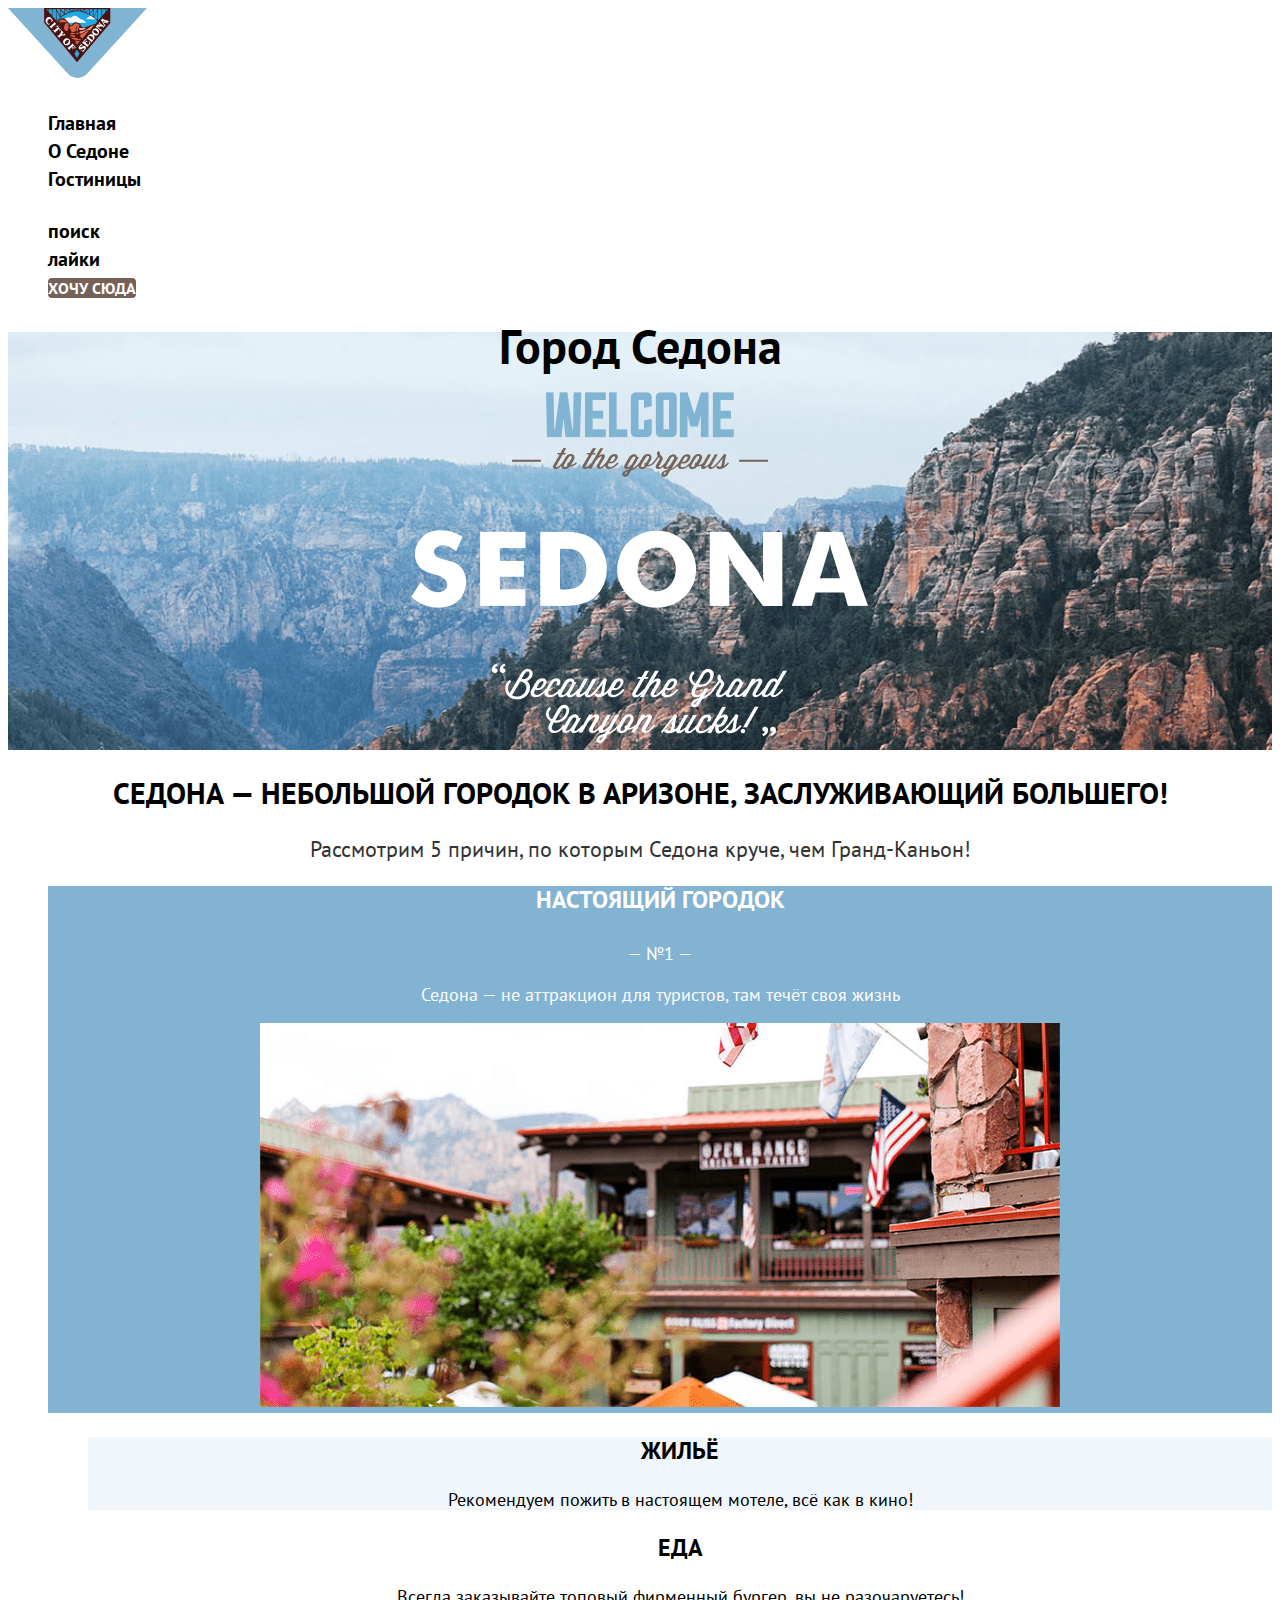
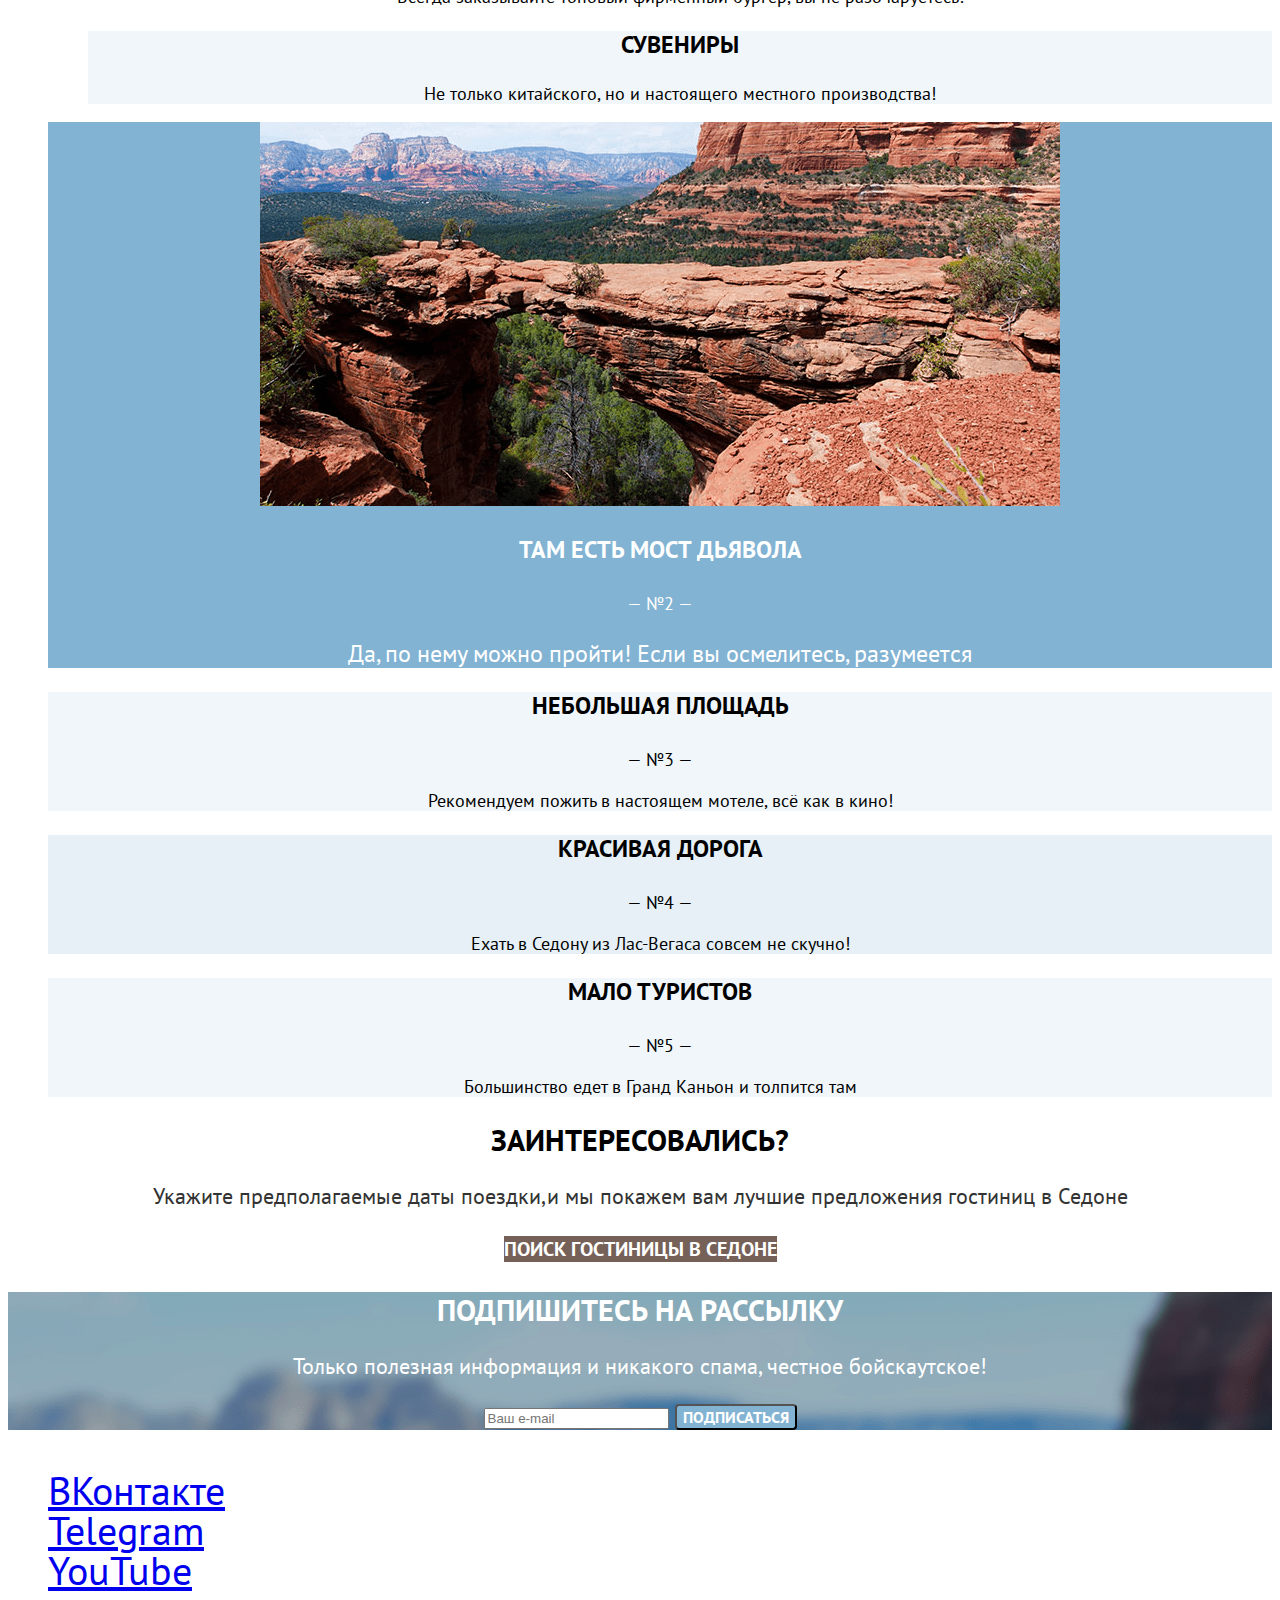
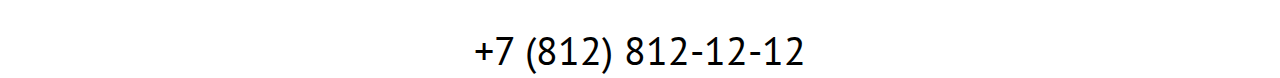
<file: 4/index.html>
<!DOCTYPE html>
<html lang="ru">

<head>
  <meta charset="utf-8">
  <title>HTML Academy: Седона</title>
  <link rel="stylesheet" href="styles/style.css">
  <base href="https://htmlacademy-htmlcss.github.io/1481535-sedona-34/4/">
</head>

<body>
  <header class="page-header">
    <a class="navigation-logo" href="index.html">
      <img class="header-logo" src="images/logo.svg" width="139" height="70" alt="Логотип Седона">
    </a>
    <nav class="navigation">
      <ul class="navigation-list">
        <li class="navigation-item">
          <a class="navigation-link navigation-link--current">
            Главная
          </a>
        </li>
        <li class="navigation-item">
          <a class="navigation-link" href="#">
            О Седоне
          </a>
        </li>
        <li class="navigation-item">
          <a class="navigation-link" href="catalog.html">
            Гостиницы
          </a>
        </li>
      </ul>

      <ul class="navigation-list navigation-user">
        <li class="navigation-item">
          <a class="navigation-link" href="#">
            <span class="visually-hidden">
              поиск
            </span>
          </a>
        </li>
        <li class="navigation-item">
          <a class="navigation-link" href="#">
            <span class="visually-hidden">
              лайки
            </span>
          </a>
        </li>
        <li class="navigation-item">
          <a class="navigation-link navigation-link--button" href="#">
            <span class="visually-hidden">
              Хочу сюда
            </span>
          </a>
        </li>
      </ul>
    </nav>
  </header>
  <main class="main-index">
    <section class="welcom">
      <h1 class="visually-hidden">
        Город Седона
      </h1>
      <img class="welcom-image" src="images/welcome.png" width="458" height="352" alt="Добро пожаловать в Седону">
    </section>
    <section class="advantages-all">
      <h2 class="sedona-description">
        Седона — небольшой городок в Аризоне,
        заслуживающий большего!
      </h2>
      <p class="sedona-description-reasons">
        Рассмотрим 5 причин, по которым Седона круче, чем Гранд-Каньон!
      </p>
      <ol class="advantages-list">
        <li class="advantages-item first-advantage">
          <div class="advantages-wrapper">
            <h3 class="advantage-name advantage-name--color">
              Настоящий городок
            </h3>
            <span class="advantage-numder advantage-numder--color">
              — №1 —
            </span>
            <p class="first-advantage-description advantage-description--color">
              Седона — не аттракцион для туристов, там течёт своя жизнь
            </p>
            <img src="images/photo-1.png" width="800" height="384" alt="Дом в Седоне">
          </div>
          <ul class="advantages-first-list">
            <li class="advantages-first-item advantages-item--home">
              <h3 class="advantages-first-name">
                Жильё
              </h3>
              <p class="advantages-first-description">
                Рекомендуем пожить в настоящем мотеле,
                всё как в кино!
              </p>
            </li>
            <li class="advantages-first-item advantages-item--food">
              <h3 class="advantages-first-name">
                Еда
              </h3>
              <p class="advantages-first-description">
                Всегда заказывайте
                топовый фирменный бургер, вы не разочаруетесь!
              </p>
            </li>
            <li class="advantages-first-item advantages-item--souvenirs">
              <h3 class="advantages-first-name">
                Сувениры
              </h3>
              <p class="advantages-first-description">
                Не только китайского,
                но и настоящего местного производства!
              </p>
            </li>
          </ul>
        </li>
        <li class="advantages-item second-advantage">
          <img src="images/photo-2.png" width="800" height="384" alt="Мост дьявола">
          <h3 class="advantage-name advantage-name--color">
            Там есть мост дьявола
          </h3>
          <span class="advantage-number advantage-numder--color">
            — №2 —
          </span>
          <p class="second-advantage-description advantage-description--color">
            Да, по нему можно пройти! Если вы осмелитесь, разумеется
          </p>
        </li>

        <li class="advantages-item advantages-item--square">
          <h3 class="advantages-name">
            Небольшая площадь
          </h3>
          <span class="advantage-number">
            — №3 —
          </span>
          <p class="advantages-description">
            Рекомендуем пожить в настоящем мотеле,
            всё как в кино!
          </p>
        </li>
        <li class="advantages-item advantages-item--road">
          <h3 class="advantages-name">
            Красивая дорога
          </h3>
          <span class="advantage-number">
            — №4 —
          </span>
          <p class="advantages-description">
            Ехать в Седону из Лас-Вегаса совсем не скучно!
          </p>
        </li>
        <li class="advantages-item advantages-item--tourists">
          <h3 class="advantages-name">
            Мало туристов
          </h3>
          <span class="advantage-number">
            — №5 —
          </span>
          <p class="advantages-description">
            Большинство едет в Гранд Каньон и толпится там
          </p>
        </li>

      </ol>
    </section>
    <section class="hotel-search">
      <h2 class="hotel-search-title">
        Заинтересовались?
      </h2>
      <p class="hotel-search-description">
        Укажите предполагаемые даты поездки,и мы покажем вам лучшие предложения гостиниц в Седоне
      </p>
      <a class="button hotel-search-button" href="#">ПОИСК ГОСТИНИЦЫ В СЕДОНЕ</a>
    </section>
    <section class="subscribe">
      <h2 class="subscribe-title">
        Подпишитесь на рассылку
      </h2>
      <p class="subscribe-description">
        Только полезная информация и никакого спама, честное бойскаутское!
      </p>
      <form class="subscribe-form" action="https://echo.htmlacademy.ru/" method="post">
        <input class="subscribe-email" type="email" name="email" placeholder="Ваш e-mail">
        <button class="subscribe-button button-blue" type="submit">Подписаться</button>
      </form>
    </section>
  </main>
  <footer class="page-footer">
    <ul class="footer-social-list">
      <li class="footer-social-item">
        <a href="https://vk.com/htmlacademy">
          <span class="visually-hidden">ВКонтакте</span>
        </a>
      </li>
      <li class="footer-social-item">
        <a href="https://t.me/htmlacademy">
          <span class="visually-hidden">Telegram</span>
        </a>
      </li>
      <li class="footer-social-item">
        <a href="https://www.youtube.com/user/htmlacademy">
          <span class="visually-hidden">YouTube</span>
        </a>
      </li>
    </ul>
    <a class="footer-contacts-phone" href="tel:+78128121212">+7 (812) 812-12-12</a>
    <a class="footer-academy-link" href="https://htmlacademy.ru/">
      <!--Здесь будет svg--> </a>
  </footer>
</body>

</html>
</file>
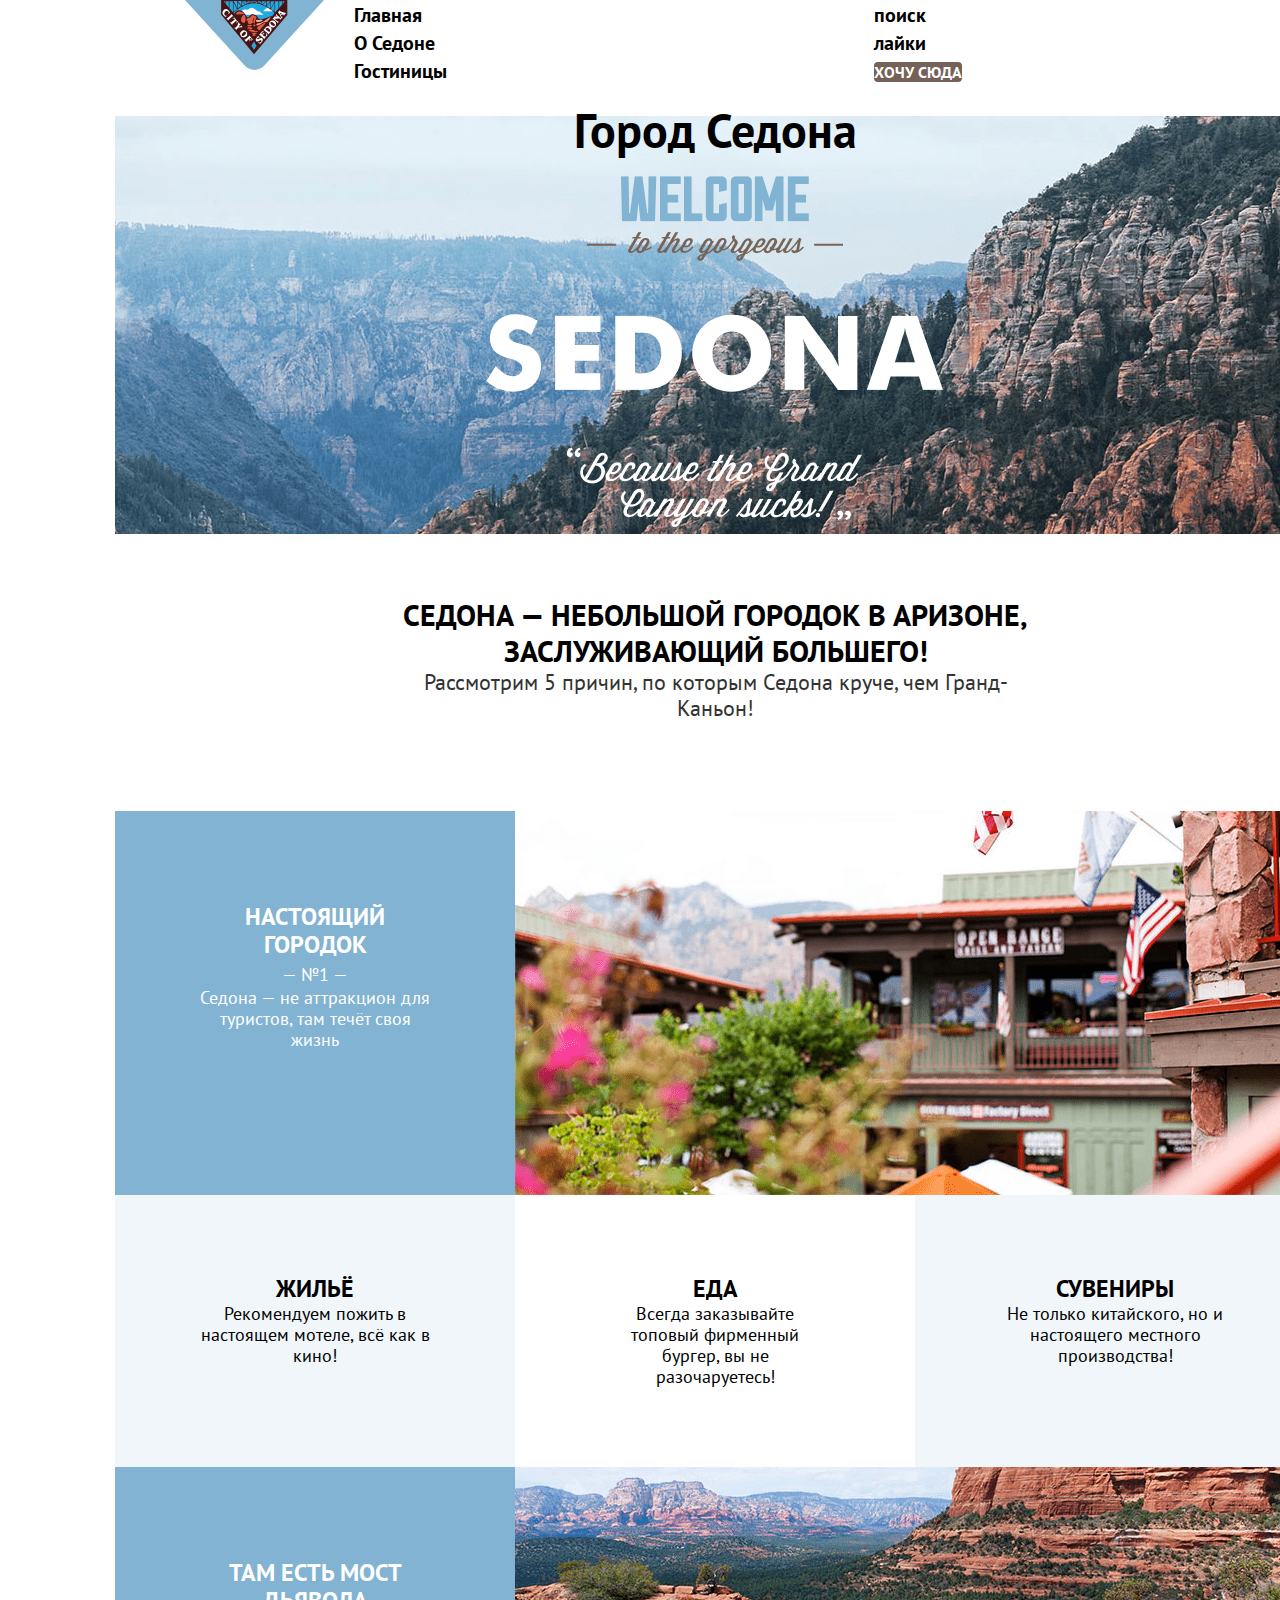
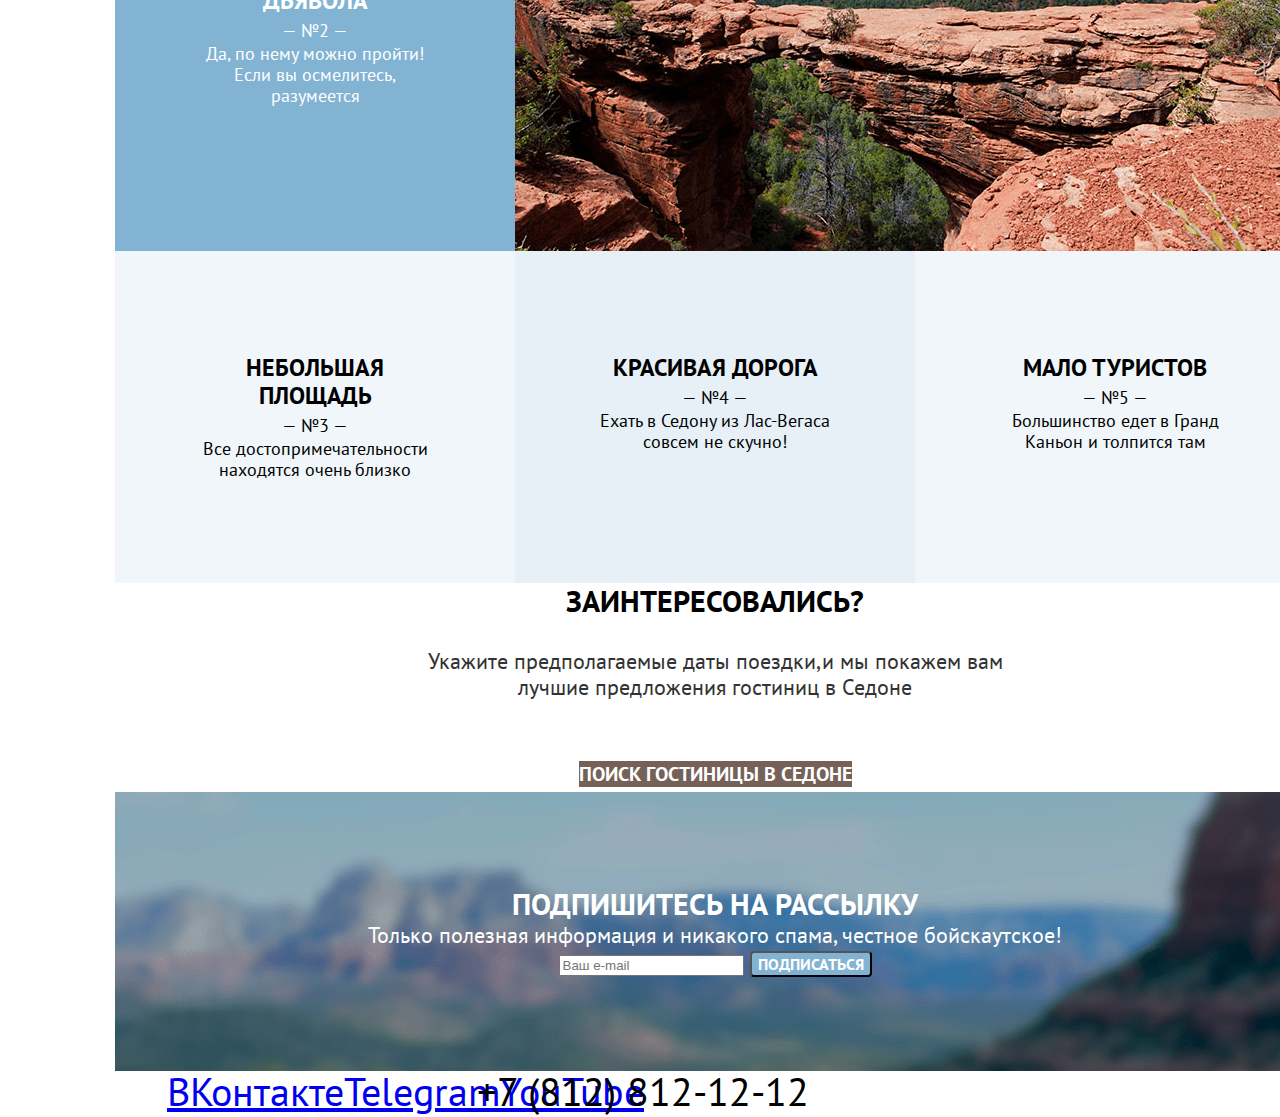
<file: 5/index.html>
<!DOCTYPE html>
<html lang="ru">

<head>
  <meta charset="utf-8">
  <title>HTML Academy: Седона</title>
  <link rel="stylesheet" href="styles/style.css">
  <base href="https://htmlacademy-htmlcss.github.io/1481535-sedona-34/5/">
</head>

<body>
  <div class="container">
    <header class="page-header">
      <a class="navigation-logo" href="index.html">
        <img class="header-logo" src="images/logo.svg" width="139" height="70" alt="Логотип Седона">
      </a>
      <nav class="navigation">
        <ul class="navigation-list">
          <li class="navigation-item">
            <a class="navigation-link navigation-link--current">
              Главная
            </a>
          </li>
          <li class="navigation-item">
            <a class="navigation-link" href="#">
              О Седоне
            </a>
          </li>
          <li class="navigation-item">
            <a class="navigation-link" href="catalog.html">
              Гостиницы
            </a>
          </li>
        </ul>

        <ul class="navigation-list navigation-user">
          <li class="navigation-item">
            <a class="navigation-link" href="#">
              <span class="visually-hidden">
                поиск
              </span>
            </a>
          </li>
          <li class="navigation-item">
            <a class="navigation-link" href="#">
              <span class="visually-hidden">
                лайки
              </span>
            </a>
          </li>
          <li class="navigation-item">
            <a class="navigation-link navigation-link--button" href="#">
              <span class="visually-hidden">
                Хочу сюда
              </span>
            </a>
          </li>
        </ul>
      </nav>
    </header>
    <main class="main-index main-container">
      <div class="page-container">
        <section class="welcom">
          <h1 class="visually-hidden">
            Город Седона
          </h1>
          <img class="welcom-image" src="images/welcome.png" width="458" height="352" alt="Добро пожаловать в Седону">
        </section>
        <section class="advantages-all">
          <div class="advantages-wrapper--header">
            <h2 class="sedona-description">
              Седона — небольшой городок в Аризоне,
              заслуживающий большего!
            </h2>
            <p class="sedona-description-reasons">
              Рассмотрим 5 причин, по которым Седона круче, чем Гранд-Каньон!
            </p>
          </div>
          <ol class="advantages-list">
            <li class="first-advantage">
              <div class="advantages-wrapper">
                <div class="advantages-wrapper--first">
                  <h3 class="advantage-name advantage-name--color">
                    Настоящий городок
                  </h3>
                  <span class="advantage-numder advantage-numder--color">
                    — №1 —
                  </span>
                  <p class="first-advantage-description advantage-description--color">
                    Седона — не аттракцион для туристов, там течёт своя жизнь
                  </p>
                </div>
                <img src="images/photo-1.png" width="800" height="384" alt="Дом в Седоне">
              </div>
              <ul class="advantages-first-list">
                <li class="advantages-first-item advantages-item--home">
                  <h3 class="advantages-first-name">
                    Жильё
                  </h3>
                  <p class="advantages-first-description">
                    Рекомендуем пожить в настоящем мотеле,
                    всё как в кино!
                  </p>
                </li>
                <li class="advantages-first-item advantages-item--food">
                  <h3 class="advantages-first-name">
                    Еда
                  </h3>
                  <p class="advantages-first-description">
                    Всегда заказывайте
                    топовый фирменный бургер, вы не разочаруетесь!
                  </p>
                </li>
                <li class="advantages-first-item advantages-item--souvenirs">
                  <h3 class="advantages-first-name">
                    Сувениры
                  </h3>
                  <p class="advantages-first-description">
                    Не только китайского,
                    но и настоящего местного производства!
                  </p>
                </li>
              </ul>
            </li>
            <li class="second-advantage">
              <img src="images/photo-2.png" width="800" height="384" alt="Мост дьявола">
              <div class="advantages-wrapper--first">
                <h3 class="advantage-name advantage-name--color">
                  Там есть мост дьявола
                </h3>
                <span class="advantage-number advantage-numder--color">
                  — №2 —
                </span>
                <p class="advantages-description advantage-description--color">
                  Да, по нему можно пройти! Если вы осмелитесь, разумеется
                </p>
              </div>
            </li>
            <li class="advantages-wrapper--other">
              <ol start="3" class="advantages-list--other">
                <li class="advantages-item advantages-item--square">
                  <h3 class="advantages-name">
                    Небольшая площадь
                  </h3>
                  <span class="advantage-number">
                    — №3 —
                  </span>
                  <p class="advantages-description">
                    Все достопримечательности находятся очень близко
                  </p>
                </li>
                <li class="advantages-item advantages-item--road">
                  <h3 class="advantages-name">
                    Красивая дорога
                  </h3>
                  <span class="advantage-number">
                    — №4 —
                  </span>
                  <p class="advantages-description">
                    Ехать в Седону из Лас-Вегаса совсем не скучно!
                  </p>
                </li>
                <li class="advantages-item advantages-item--tourists">
                  <h3 class="advantages-name">
                    Мало туристов
                  </h3>
                  <span class="advantage-number">
                    — №5 —
                  </span>
                  <p class="advantages-description">
                    Большинство едет в Гранд Каньон и толпится там
                  </p>
                </li>
              </ol>
            </li>
          </ol>
        </section>
        <section class="hotel-search">
          <h2 class="hotel-search-title">
            Заинтересовались?
          </h2>
          <p class="hotel-search-description">
            Укажите предполагаемые даты поездки,и мы покажем вам лучшие предложения гостиниц в Седоне
          </p>
          <a class="button hotel-search-button" href="#">ПОИСК ГОСТИНИЦЫ В СЕДОНЕ</a>
        </section>
        <section class="subscribe">
          <h2 class="subscribe-title">
            Подпишитесь на рассылку
          </h2>
          <p class="subscribe-description">
            Только полезная информация и никакого спама, честное бойскаутское!
          </p>
          <form class="subscribe-form" action="https://echo.htmlacademy.ru/" method="post">
            <input class="subscribe-email" type="email" name="email" placeholder="Ваш e-mail">
            <button class="subscribe-button button-blue" type="submit">Подписаться</button>
          </form>
        </section>
      </div>
    </main>
    <footer class="page-footer">
      <div class="page-footer-container">
        <ul class="footer-social-list">
          <li class="footer-social-item">
            <a href="https://vk.com/htmlacademy">
              <span class="visually-hidden">ВКонтакте</span>
            </a>
          </li>
          <li class="footer-social-item">
            <a href="https://t.me/htmlacademy">
              <span class="visually-hidden">Telegram</span>
            </a>
          </li>
          <li class="footer-social-item">
            <a href="https://www.youtube.com/user/htmlacademy">
              <span class="visually-hidden">YouTube</span>
            </a>
          </li>
        </ul>
        <a class="footer-contacts-phone" href="tel:+78128121212">+7 (812) 812-12-12</a>
        <a class="footer-academy-link" href="https://htmlacademy.ru/">
          <!--Здесь будет svg--> </a>
      </div>
    </footer>
  </div>
</body>

</html>
</file>
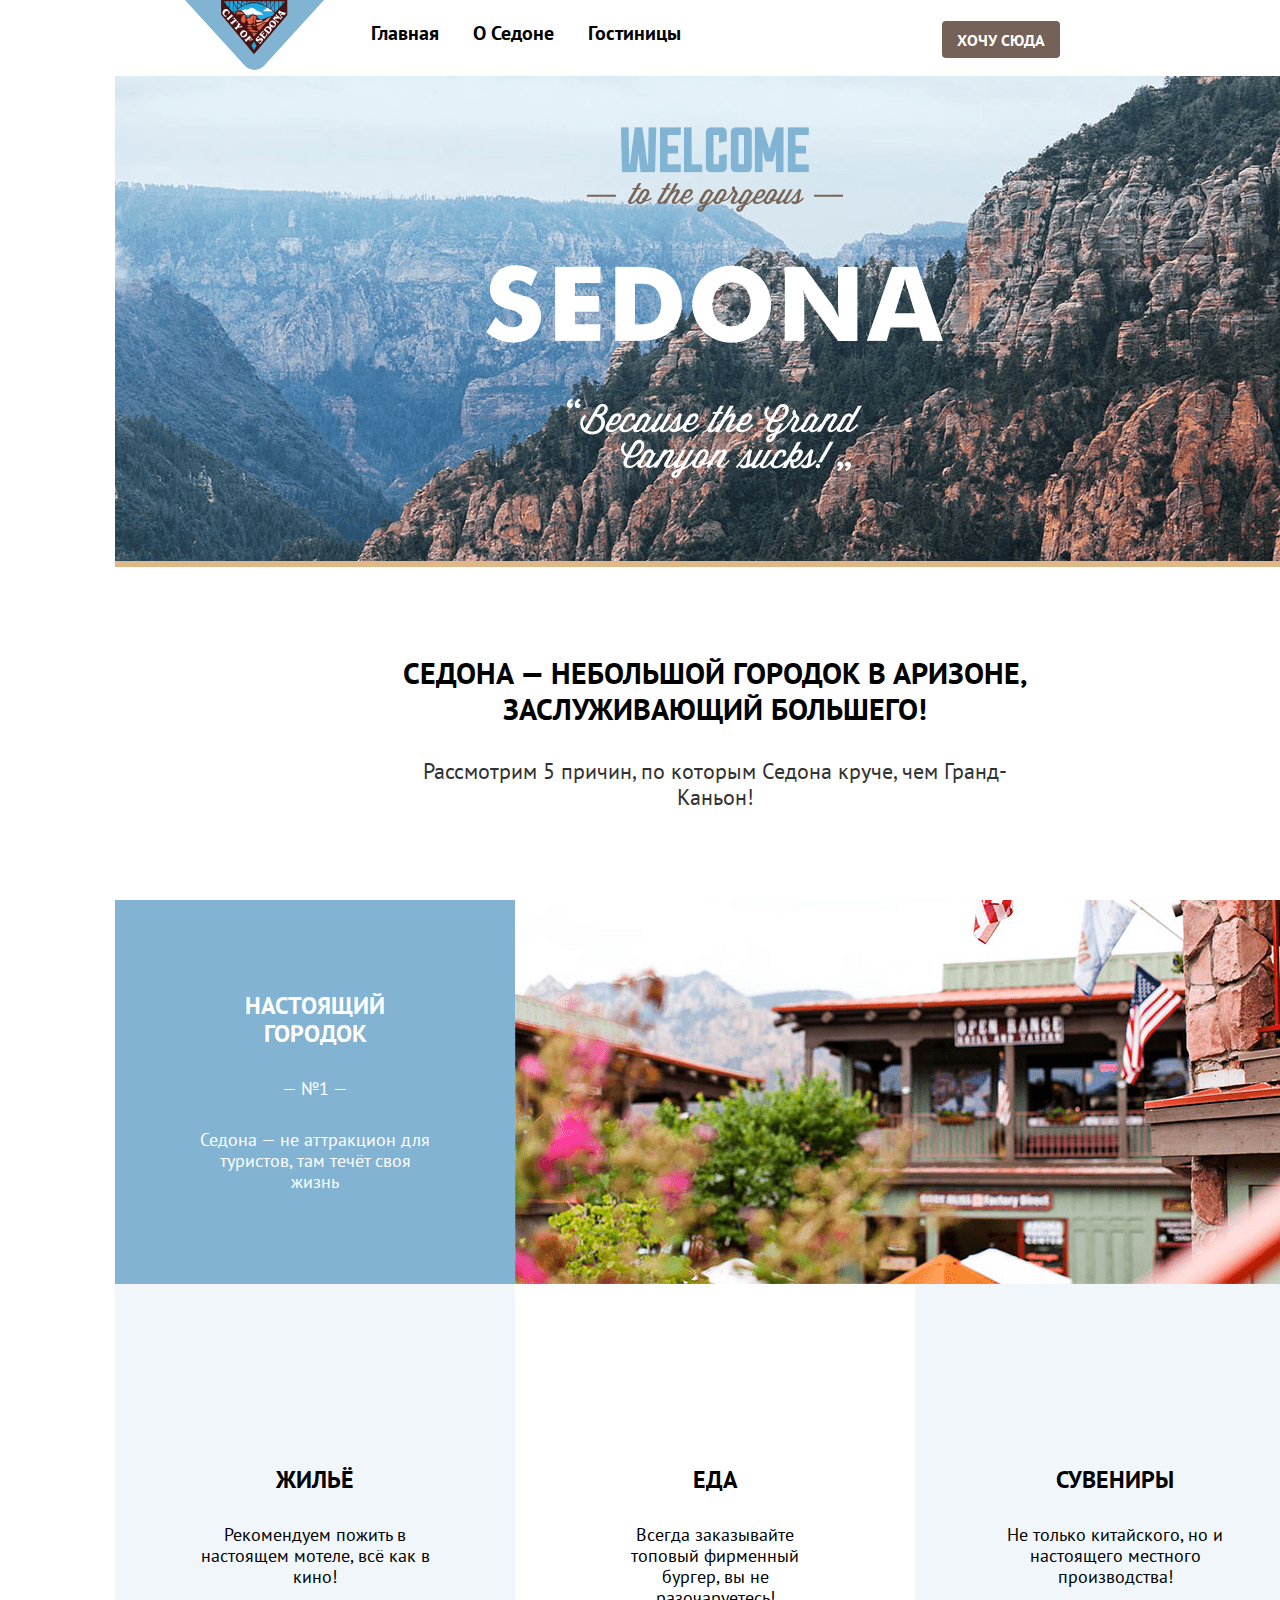
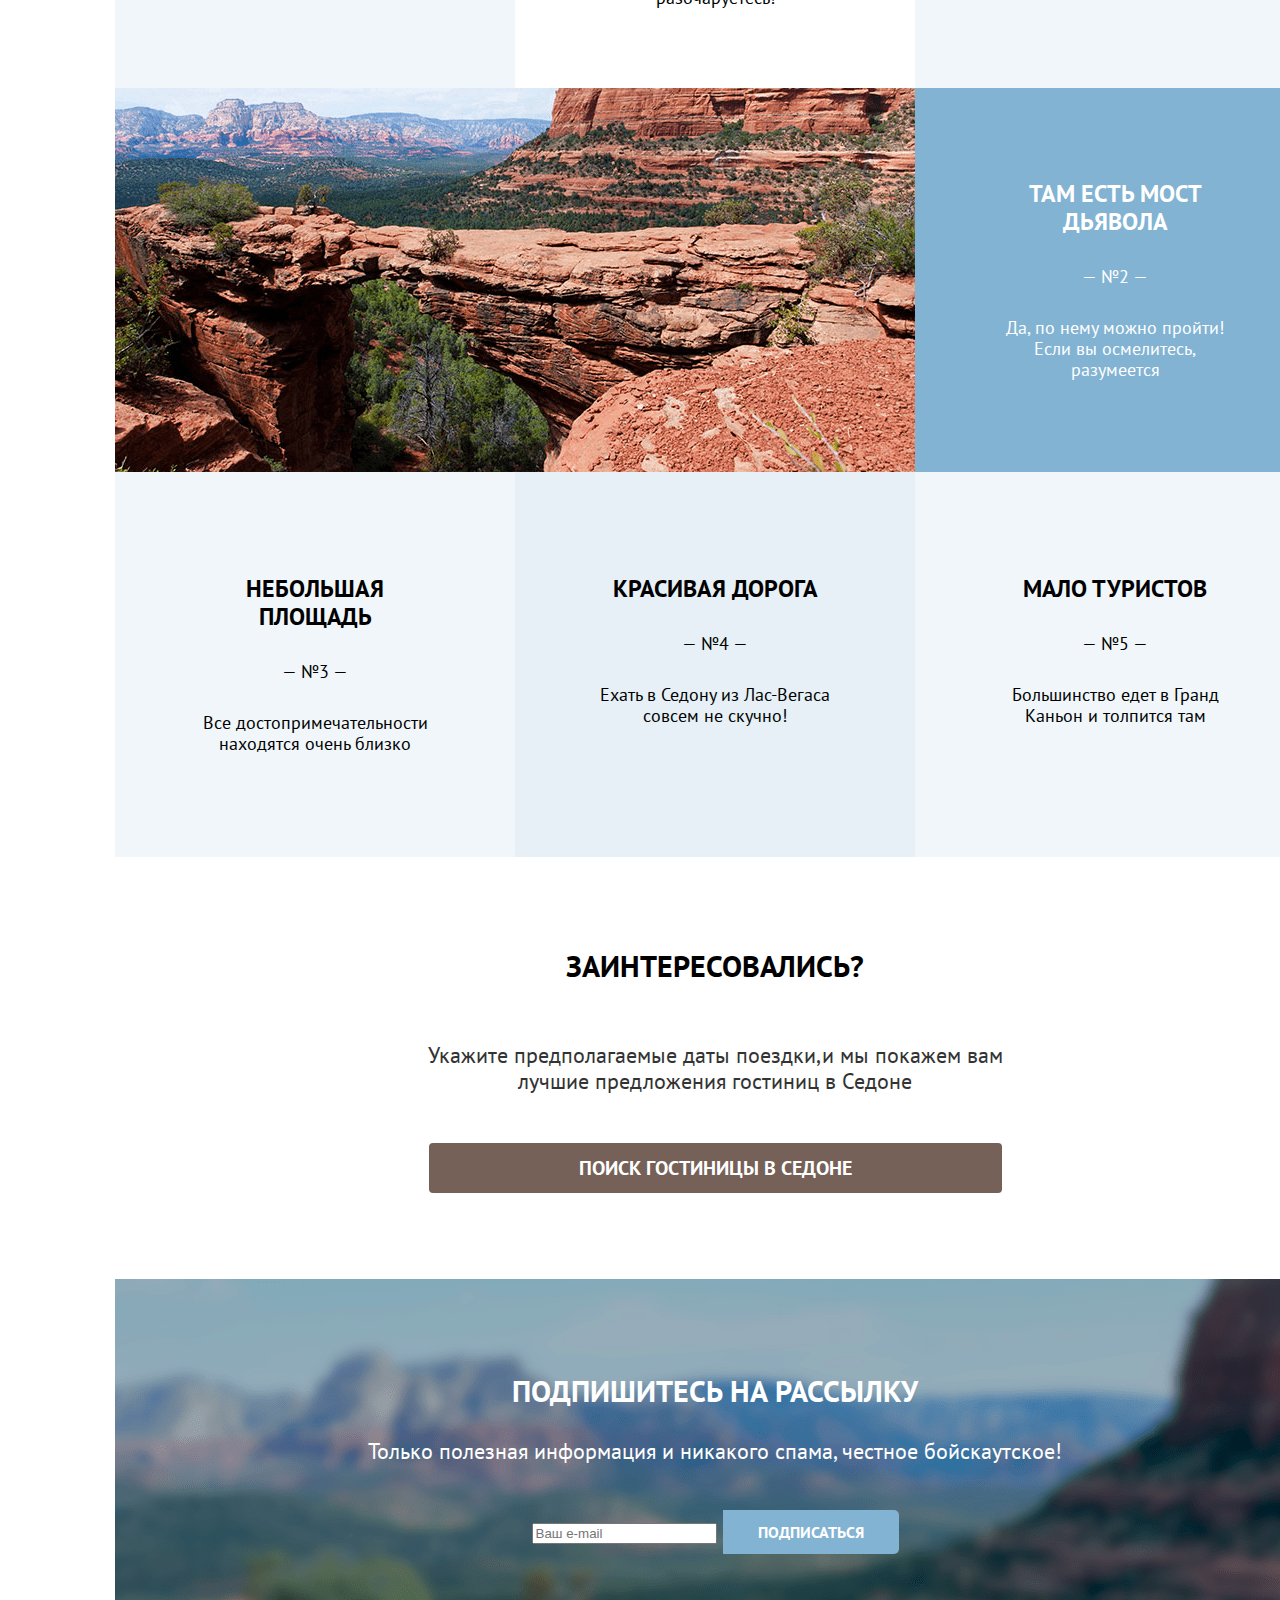
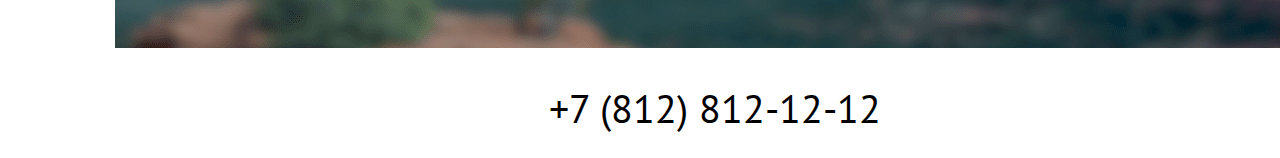
<file: 6/index.html>
<!DOCTYPE html>
<html lang="ru">

<head>
  <meta charset="utf-8">
  <title>HTML Academy: Седона</title>
  <link rel="stylesheet" href="styles/style.css">
  <base href="https://htmlacademy-htmlcss.github.io/1481535-sedona-34/6/">
</head>

<body>
  <div class="container">
    <header class="page-header">
      <a class="navigation-logo" href="index.html">
        <img class="header-logo" src="images/logo.svg" width="139" height="70" alt="Логотип Седона">
      </a>
      <nav class="navigation">
        <ul class="navigation-list">
          <li class="navigation-item">
            <a class="navigation-link navigation-link--current">
              Главная
            </a>
          </li>
          <li class="navigation-item">
            <a class="navigation-link" href="#">
              О Седоне
            </a>
          </li>
          <li class="navigation-item">
            <a class="navigation-link" href="catalog.html">
              Гостиницы
            </a>
          </li>
        </ul>

        <ul class="navigation-list navigation-user">
          <li class="navigation-item">
            <a class="navigation-link" href="#">
              <span class="visually-hidden">
                поиск
              </span>
            </a>
          </li>
          <li class="navigation-item">
            <a class="navigation-link" href="#">
              <span class="visually-hidden">
                лайки
              </span>
            </a>
          </li>
          <li class="navigation-item">
            <a class="navigation-link--button" href="#">
                Хочу сюда
            </a>
          </li>
        </ul>
      </nav>
    </header>
    <main class="main-index main-container">
      <div class="page-container">
        <section class="welcom">
          <h1 class="visually-hidden">
            Город Седона
          </h1>
          <img class="welcom-image" src="images/welcome.png" width="458" height="352" alt="Добро пожаловать в Седону">
        </section>
        <section class="advantages-all">
          <div class="advantages-wrapper--header">
            <h2 class="sedona-description">
              Седона — небольшой городок в Аризоне,
              заслуживающий большего!
            </h2>
            <p class="sedona-description-reasons">
              Рассмотрим 5 причин, по которым Седона круче, чем Гранд-Каньон!
            </p>
          </div>
          <ol class="advantages-list">
            <li class="first-advantage">
              <div class="advantages-wrapper">
                <div class="advantages-wrapper--first">
                  <h3 class="advantage-name advantage-name--color">
                    Настоящий городок
                  </h3>
                  <span class="advantage-number advantage-numder--color">
                    — №1 —
                  </span>
                  <p class="first-advantage-description advantage-description--color">
                    Седона — не аттракцион для туристов, там течёт своя жизнь
                  </p>
                </div>
                <img src="images/photo-1.png" width="800" height="384" alt="Дом в Седоне">
              </div>
              <ul class="advantages-first-list">
                <li class="advantages-first-item advantages-item--home">
                  <h3 class="advantages-first-name">
                    Жильё
                  </h3>
                  <p class="advantages-first-description">
                    Рекомендуем пожить в настоящем мотеле,
                    всё как в кино!
                  </p>
                </li>
                <li class="advantages-first-item advantages-item--food">
                  <h3 class="advantages-first-name">
                    Еда
                  </h3>
                  <p class="advantages-first-description">
                    Всегда заказывайте
                    топовый фирменный бургер, вы не разочаруетесь!
                  </p>
                </li>
                <li class="advantages-first-item advantages-item--souvenirs">
                  <h3 class="advantages-first-name">
                    Сувениры
                  </h3>
                  <p class="advantages-first-description">
                    Не только китайского,
                    но и настоящего местного производства!
                  </p>
                </li>
              </ul>
            </li>
            <li class="second-advantage">
              <img class="image-order" src="images/photo-2.png" width="800" height="384" alt="Мост дьявола">
              <div class="advantages-wrapper--first ">
                <h3 class="advantage-name advantage-name--color">
                  Там есть мост дьявола
                </h3>
                <span class="advantage-number advantage-numder--color">
                  — №2 —
                </span>
                <p class="advantages-description advantage-description--color">
                  Да, по нему можно пройти! Если вы осмелитесь, разумеется
                </p>
              </div>
            </li>
            <li class="advantages-wrapper--other">
              <ol start="3" class="advantages-list--other">
                <li class="advantages-item advantages-item--square">
                  <h3 class="advantages-name">
                    Небольшая площадь
                  </h3>
                  <span class="advantage-number">
                    — №3 —
                  </span>
                  <p class="advantages-description">
                    Все достопримечательности находятся очень близко
                  </p>
                </li>
                <li class="advantages-item advantages-item--road">
                  <h3 class="advantages-name">
                    Красивая дорога
                  </h3>
                  <span class="advantage-number">
                    — №4 —
                  </span>
                  <p class="advantages-description">
                    Ехать в Седону из Лас-Вегаса совсем не скучно!
                  </p>
                </li>
                <li class="advantages-item advantages-item--tourists">
                  <h3 class="advantages-name">
                    Мало туристов
                  </h3>
                  <span class="advantage-number">
                    — №5 —
                  </span>
                  <p class="advantages-description">
                    Большинство едет в Гранд Каньон и толпится там
                  </p>
                </li>
              </ol>
            </li>
          </ol>
        </section>
        <section class="hotel-search">
          <h2 class="hotel-search-title">
            Заинтересовались?
          </h2>
          <p class="hotel-search-description">
            Укажите предполагаемые даты поездки,и мы покажем вам лучшие предложения гостиниц в Седоне
          </p>
          <a class="button hotel-search-button" href="#">ПОИСК ГОСТИНИЦЫ В СЕДОНЕ</a>
        </section>
        <section class="subscribe">
          <h2 class="subscribe-title">
            Подпишитесь на рассылку
          </h2>
          <p class="subscribe-description">
            Только полезная информация и никакого спама, честное бойскаутское!
          </p>
          <form class="subscribe-form" action="https://echo.htmlacademy.ru/" method="post">
            <input class="subscribe-email" type="email" name="email" placeholder="Ваш e-mail">
            <button class="subscribe-button button-blue" type="submit">Подписаться</button>
          </form>
        </section>
      </div>
    </main>
    <footer class="page-footer">
      <div class="page-footer-container">
        <ul class="footer-social-list">
          <li class="footer-social-item footer-social-item--vk">
            <a href="https://vk.com/htmlacademy">
              <span class="visually-hidden">ВКонтакте</span>
            </a>
          </li>
          <li class="footer-social-item footer-social-item--telegram">
            <a href="https://t.me/htmlacademy">
              <span class="visually-hidden">Telegram</span>
            </a>
          </li>
          <li class="footer-social-item footer-social-item--youtube">
            <a href="https://www.youtube.com/user/htmlacademy">
              <span class="visually-hidden">YouTube</span>
            </a>
          </li>
        </ul>
        <a class="footer-contacts-phone" href="tel:+78128121212">+7 (812) 812-12-12</a>
        <a class="footer-academy-link" href="https://htmlacademy.ru/">
          <!--Здесь будет svg--> </a>
      </div>
    </footer>
  </div>
</body>

</html>
</file>
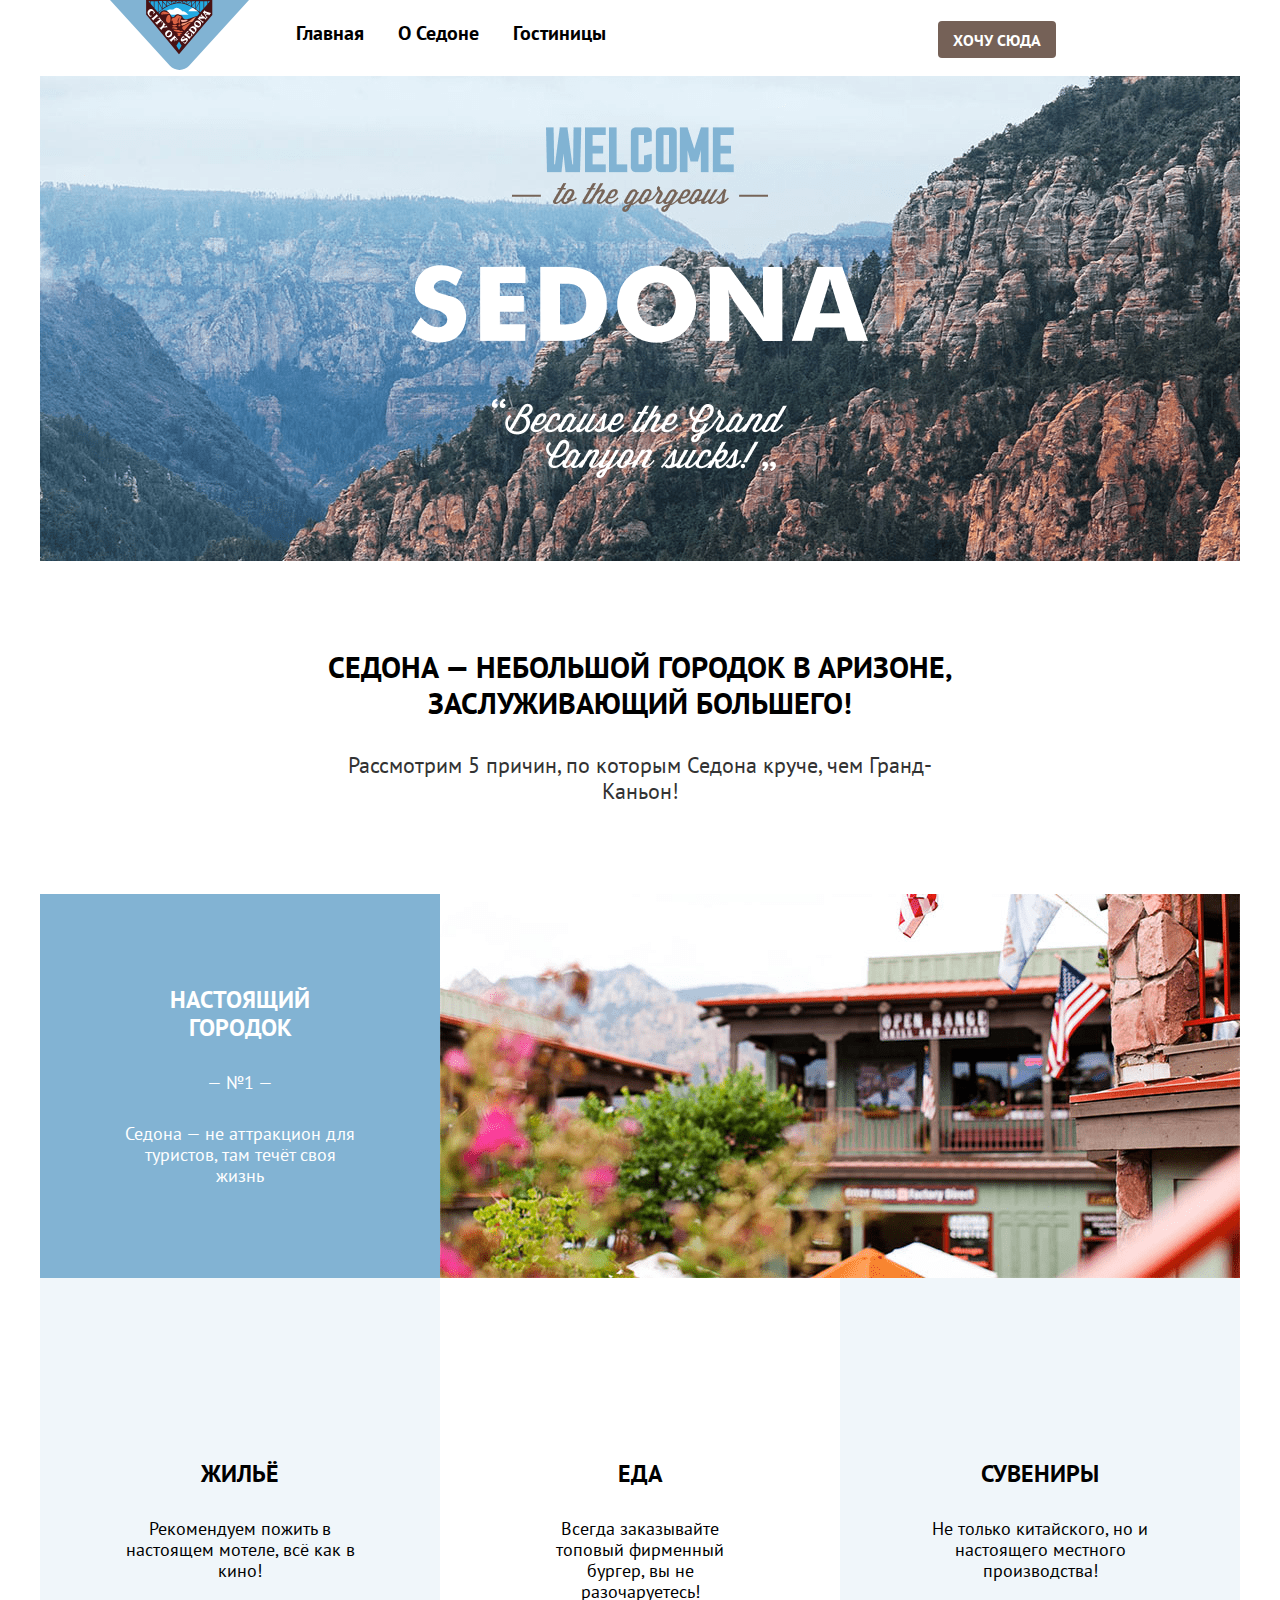
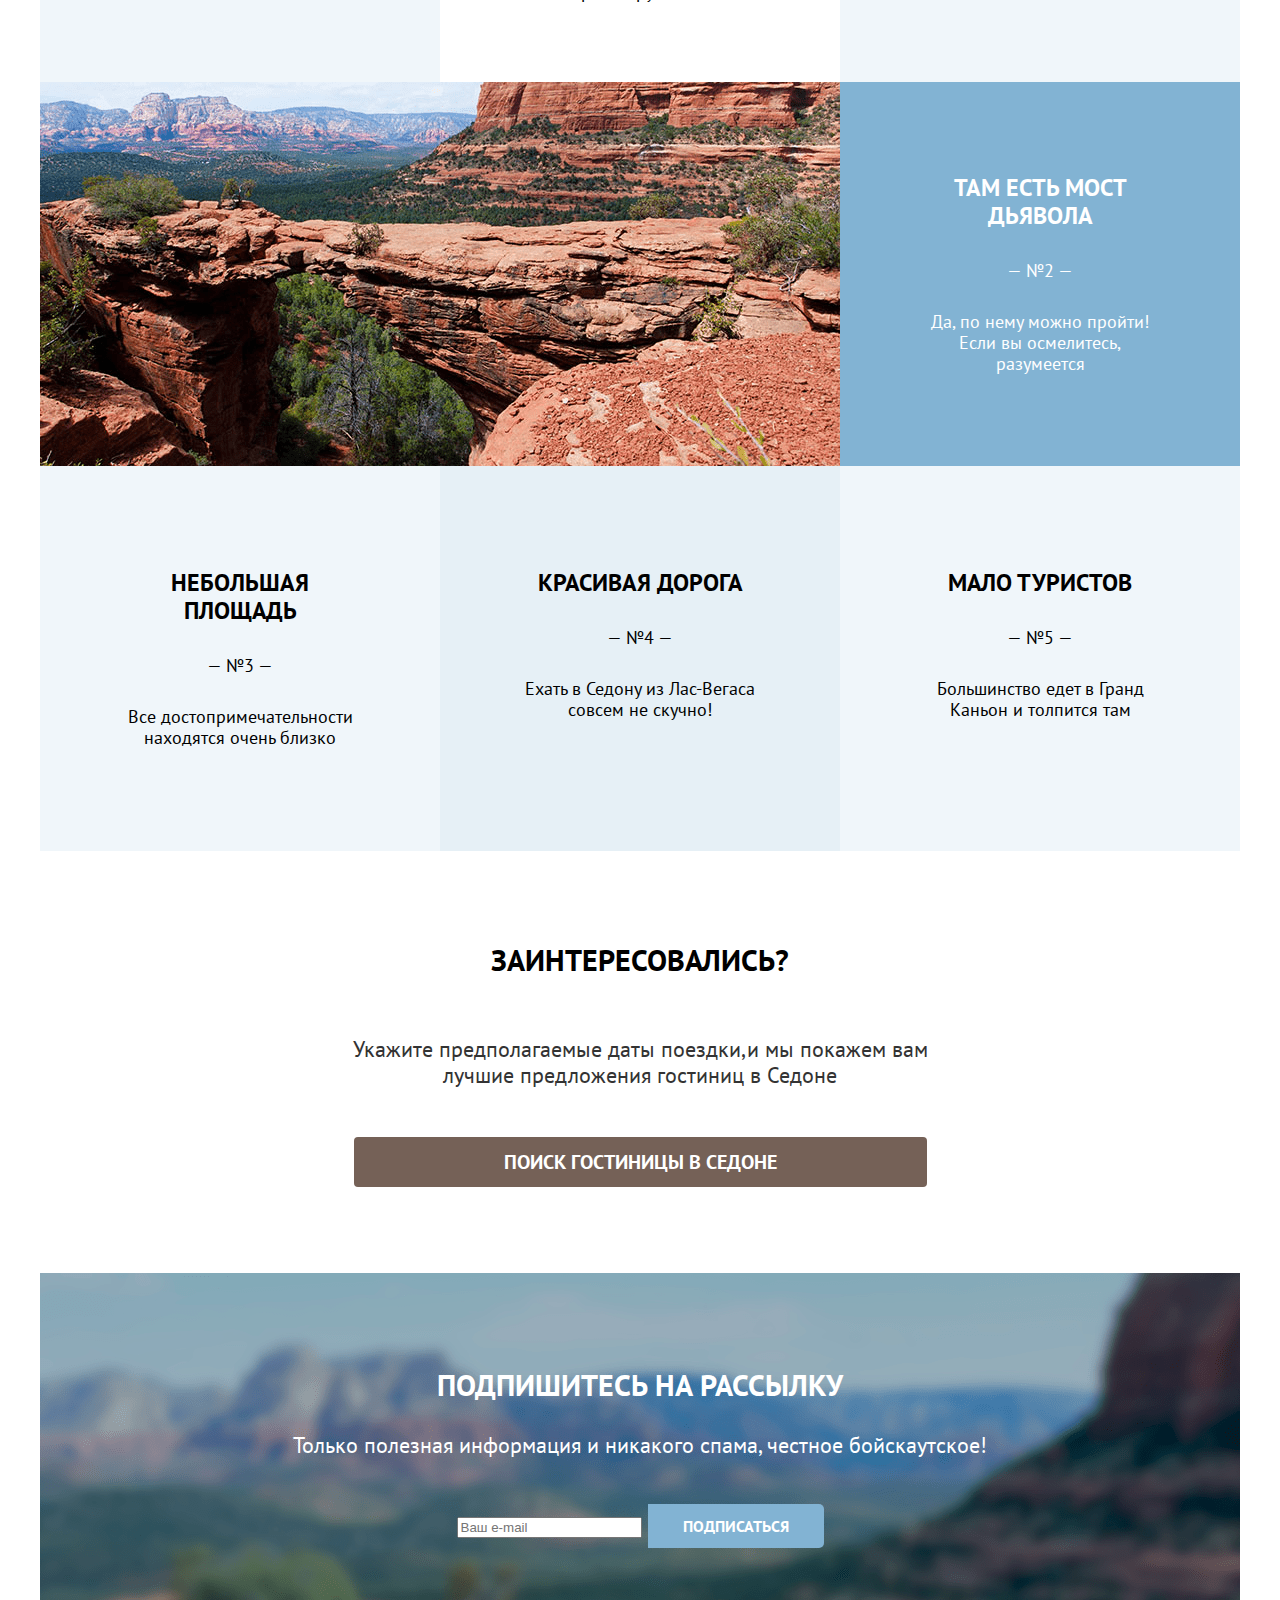
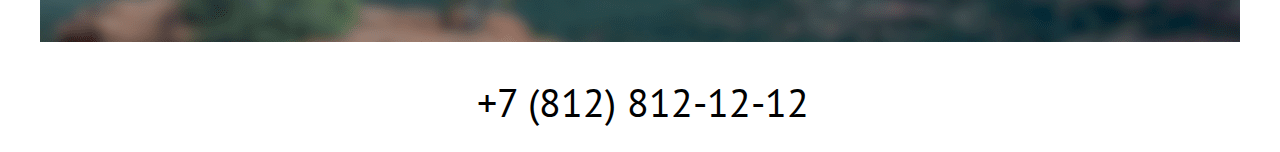
<file: 7/index.html>
<!DOCTYPE html>
<html lang="ru">

<head>
  <meta charset="utf-8">
  <title>HTML Academy: Седона</title>
  <link rel="stylesheet" href="styles/style.css">
  <base href="https://htmlacademy-htmlcss.github.io/1481535-sedona-34/7/">
</head>

<body>
  <div class="container">
    <header class="page-header">
      <a class="navigation-logo" href="index.html">
        <img class="header-logo" src="images/logo.svg" width="139" height="70" alt="Логотип Седона">
      </a>
      <nav class="navigation">
        <ul class="navigation-list">
          <li class="navigation-item">
            <a class="navigation-link navigation-link--current">
              Главная
            </a>
          </li>
          <li class="navigation-item">
            <a class="navigation-link" href="#">
              О Седоне
            </a>
          </li>
          <li class="navigation-item">
            <a class="navigation-link" href="catalog.html">
              Гостиницы
            </a>
          </li>
        </ul>
      </nav>
      <ul class="navigation-list navigation-user">
        <li class="navigation-item">
          <a class="navigation-link" href="#">
            <span class="visually-hidden">
              поиск
            </span>
          </a>
        </li>
        <li class="navigation-item">
          <a class="navigation-link" href="#">
            <span class="visually-hidden">
              лайки
            </span>
          </a>
        </li>
        <li class="navigation-item">
          <a class="navigation-link--button" href="#">
              Хочу сюда
          </a>
        </li>
      </ul>
    </header>
    <main class="main-index main-container">

        <section class="welcom">
          <h1 class="visually-hidden">
            Город Седона
          </h1>
          <img class="welcom-image" src="images/welcome.png" width="458" height="352" alt="Добро пожаловать в Седону">
        </section>
        <section class="advantages-all">
          <div class="advantages-wrapper--header">
            <h2 class="sedona-description">
              Седона — небольшой городок в Аризоне,
              заслуживающий большего!
            </h2>
            <p class="sedona-description-reasons">
              Рассмотрим 5 причин, по которым Седона круче, чем Гранд-Каньон!
            </p>
          </div>
          <ol class="advantages-list">
            <li class="first-advantage">
              <div class="advantages-wrapper">
                <div class="advantages-wrapper--first">
                  <h3 class="advantage-name advantage-name--color">
                    Настоящий городок
                  </h3>
                  <span class="advantage-number advantage-numder--color">
                    — №1 —
                  </span>
                  <p class="first-advantage-description advantage-description--color">
                    Седона — не аттракцион для туристов, там течёт своя жизнь
                  </p>
                </div>
                <img src="images/photo-1.png" width="800" height="384" alt="Дом в Седоне">
              </div>
              <ul class="advantages-first-list">
                <li class="advantages-first-item advantages-item--home">
                  <h3 class="advantages-first-name">
                    Жильё
                  </h3>
                  <p class="advantages-first-description">
                    Рекомендуем пожить в настоящем мотеле,
                    всё как в кино!
                  </p>
                </li>
                <li class="advantages-first-item advantages-item--food">
                  <h3 class="advantages-first-name">
                    Еда
                  </h3>
                  <p class="advantages-first-description">
                    Всегда заказывайте
                    топовый фирменный бургер, вы не разочаруетесь!
                  </p>
                </li>
                <li class="advantages-first-item advantages-item--souvenirs">
                  <h3 class="advantages-first-name">
                    Сувениры
                  </h3>
                  <p class="advantages-first-description">
                    Не только китайского,
                    но и настоящего местного производства!
                  </p>
                </li>
              </ul>
            </li>
            <li class="second-advantage">
              <img class="image-order" src="images/photo-2.png" width="800" height="384" alt="Мост дьявола">
              <div class="advantages-wrapper--first ">
                <h3 class="advantage-name advantage-name--color">
                  Там есть мост дьявола
                </h3>
                <span class="advantage-number advantage-numder--color">
                  — №2 —
                </span>
                <p class="advantages-description advantage-description--color">
                  Да, по нему можно пройти! Если вы осмелитесь, разумеется
                </p>
              </div>
            </li>
            <li class="advantages-wrapper--other">
              <ol start="3" class="advantages-list--other">
                <li class="advantages-item advantages-item--square">
                  <h3 class="advantages-name">
                    Небольшая площадь
                  </h3>
                  <span class="advantage-number">
                    — №3 —
                  </span>
                  <p class="advantages-description">
                    Все достопримечательности находятся очень близко
                  </p>
                </li>
                <li class="advantages-item advantages-item--road">
                  <h3 class="advantages-name">
                    Красивая дорога
                  </h3>
                  <span class="advantage-number">
                    — №4 —
                  </span>
                  <p class="advantages-description">
                    Ехать в Седону из Лас-Вегаса совсем не скучно!
                  </p>
                </li>
                <li class="advantages-item advantages-item--tourists">
                  <h3 class="advantages-name">
                    Мало туристов
                  </h3>
                  <span class="advantage-number">
                    — №5 —
                  </span>
                  <p class="advantages-description">
                    Большинство едет в Гранд Каньон и толпится там
                  </p>
                </li>
              </ol>
            </li>
          </ol>
        </section>
        <section class="hotel-search">
          <h2 class="hotel-search-title">
            Заинтересовались?
          </h2>
          <p class="hotel-search-description">
            Укажите предполагаемые даты поездки,и мы покажем вам лучшие предложения гостиниц в Седоне
          </p>
          <a class="button hotel-search-button" href="#">ПОИСК ГОСТИНИЦЫ В СЕДОНЕ</a>
        </section>
        <section class="subscribe">
          <h2 class="subscribe-title">
            Подпишитесь на рассылку
          </h2>
          <p class="subscribe-description">
            Только полезная информация и никакого спама, честное бойскаутское!
          </p>
          <form class="subscribe-form" action="https://echo.htmlacademy.ru/" method="post">
            <input class="subscribe-email" type="email" name="email" placeholder="Ваш e-mail">
            <button class="subscribe-button button-blue" type="submit">Подписаться</button>
          </form>
        </section>

    </main>
    <footer class="page-footer">
      <div class="page-footer-container">
        <ul class="footer-social-list">
          <li class="footer-social-item footer-social-item--vk">
            <a href="https://vk.com/htmlacademy">
              <span class="visually-hidden">ВКонтакте</span>
            </a>
          </li>
          <li class="footer-social-item footer-social-item--telegram">
            <a href="https://t.me/htmlacademy">
              <span class="visually-hidden">Telegram</span>
            </a>
          </li>
          <li class="footer-social-item footer-social-item--youtube">
            <a href="https://www.youtube.com/user/htmlacademy">
              <span class="visually-hidden">YouTube</span>
            </a>
          </li>
        </ul>
        <a class="footer-contacts-phone" href="tel:+78128121212">+7 (812) 812-12-12</a>
        <a class="footer-academy-link" href="https://htmlacademy.ru/">
          <!--Здесь будет svg--> </a>
      </div>
    </footer>
  </div>
</body>

</html>
</file>
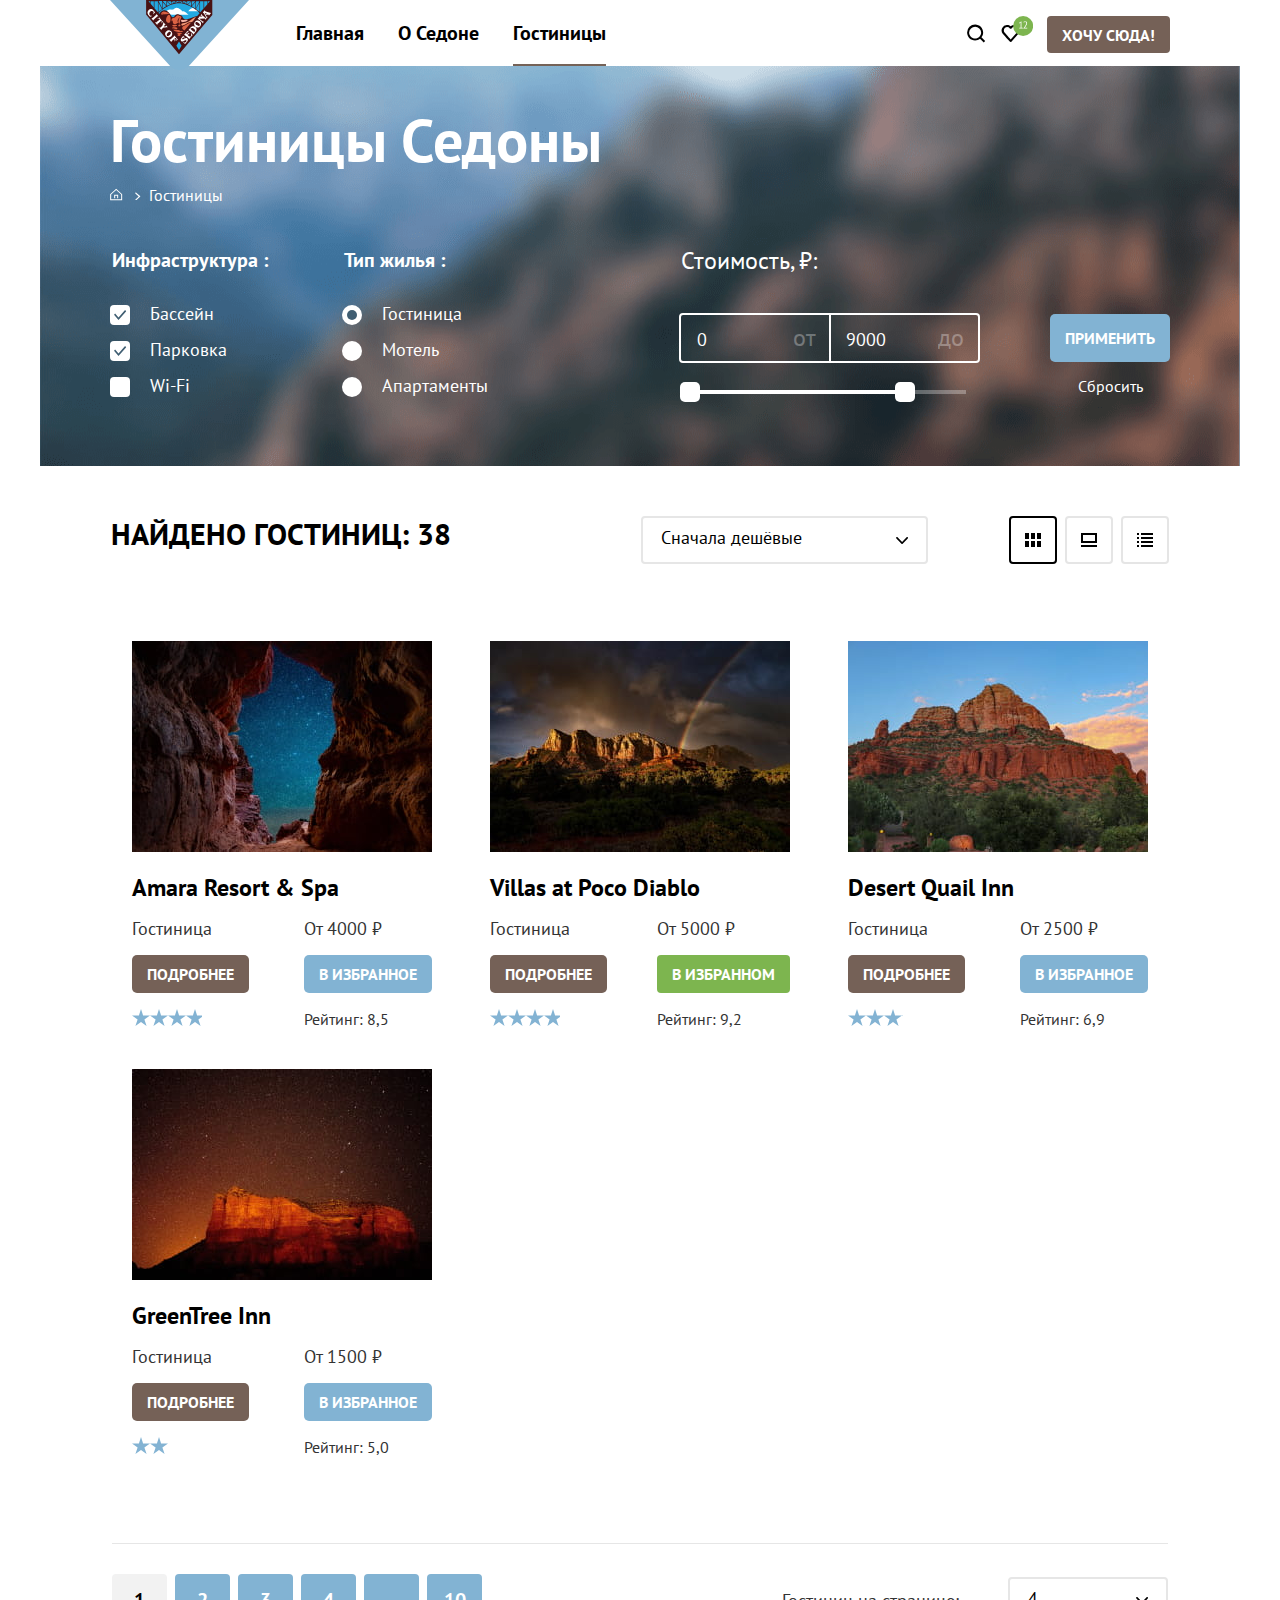
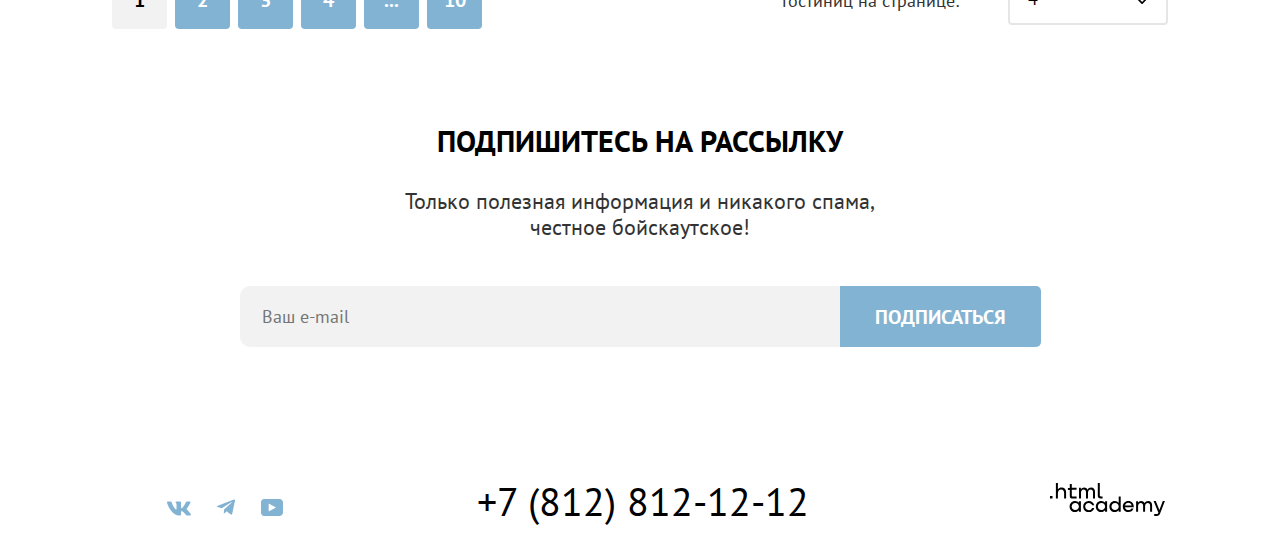
<file: catalog.html>
<!DOCTYPE html>
<html lang="ru">

<head>
  <meta charset="utf-8">
  <title>Каталог Седоны</title>
  <link rel="stylesheet" href="styles/style.css">
  <link rel="icon" href="favicon.ico">
  <link rel="icon" type="image/png" href="images/favicon.png">
</head>

<body>
  <div class="container">
    <header class="page-header">
      <a class="navigation-logo" href="index.html">
        <img class="header-logo" src="images/logo.svg" width="139" height="70" alt="Логотип Седона">
      </a>
      <nav class="navigation">
        <ul class="navigation-list">
          <li class="navigation-item">
            <a class="navigation-link navigation-link--action" href="index.html">
              Главная
            </a>
          </li>
          <li class="navigation-item">
            <a class="navigation-link navigation-link--action" href="#">
              О Седоне
            </a>
          </li>
          <li class="navigation-item navigation-item--current">
            <a class="navigation-link navigation-link-catalog--current">
              Гостиницы
            </a>
          </li>
        </ul>
      </nav>
      <ul class="navigation-list navigation-user">
        <li class="navigation-item">
          <a class="navigation-link navigation-link--actions" href="#">
            <svg class="navigation-icon" aria-hidden="true" focusable="false" width="19" height="19" viewBox="0 0 19 19"
              fill="none" xmlns="http://www.w3.org/2000/svg">
              <path
                d="m18.16 17.05-3.71-3.7c1-1.3 1.7-3 1.7-4.9 0-4.4-3.6-8-8.02-8a8.12 8.12 0 0 0-8.02 8.1c0 4.4 3.6 8 8.02 8 1.8 0 3.51-.6 4.91-1.7l3.71 3.7 1.4-1.5Zm-10.03-2.5c-3.3 0-6.02-2.7-6.02-6a6.03 6.03 0 0 1 12.04 0c0 3.3-2.71 6-6.02 6Z"
                fill="#000" /></svg>
            <span class="visually-hidden">
              поиск
            </span>
          </a>
        </li>
        <li class="navigation-item">
          <a class="navigation-link navigation-link--actions navigation-icon--favorite" href="#">
            <svg class="navigation-icon" aria-hidden="true" focusable="false" width="19" height="17" viewBox="0 0 19 17"
              fill="none" xmlns="http://www.w3.org/2000/svg">
              <path
                d="M9.58 17c-.3 0-.6-.1-.8-.4-5.42-6.1-6.72-7.5-7.03-7.9A5.4 5.4 0 0 1 6.16 0c1.31 0 2.51.5 3.52 1.3a5.47 5.47 0 0 1 9.03 4.1c0 1.3-.5 2.5-1.31 3.4l-7.02 7.9c-.2.2-.4.3-.8.3ZM3.56 7.5c.3.4 3.51 4 6.12 6.9l6.21-7c.5-.5.7-1.2.7-2 0-1.8-1.5-3.3-3.3-3.3-1 0-2 .5-2.71 1.3-.3.3-.6.4-.9.4-.3 0-.6-.2-.8-.4a3.7 3.7 0 0 0-2.71-1.3c-1.8 0-3.31 1.5-3.31 3.3-.1.9.3 1.6.7 2.1-.1 0-.1 0 0 0Z"
                fill="#000" /></svg>
            <span class="visually-hidden">
              лайки
            </span>
          </a>
        </li>
        <li class="navigation-item">
          <a class="navigation-link--button button-brown--actions" href="#">
            <span class="button-brown--color">Хочу сюда!</span>
          </a>
        </li>
      </ul>
    </header>

    <main class="main-inner main-container">
      <header class="inner-header">
        <h1 class="inner-header-title">
          Гостиницы Седоны
        </h1>

        <ul class="breadcrumbs">
          <li class="breadcrumbs-item breadcrumbs-item--actions">
            <a class="breadcrumbs-link" href="index.html">
              <svg aria-hidden="true" focusable="false" width="13" height="13" viewBox="0 0 13 13" fill="none"
                xmlns="http://www.w3.org/2000/svg">
                <path fill-rule="evenodd" clip-rule="evenodd"
                  d="m.16 6.15 6-5.5 6 5.5v6.2h-12v-6.2Zm1 .4v4.8h10v-4.8l-5-4.5-5 4.5Zm4 3.8h-1v-3.5h4v3.5h-1v-2.5h-2v2.5Z"
                  fill="#fff" /></svg>
              <span class="visually-hidden">Главная</span>
            </a>
          </li>
          <li class="breadcrumbs-item">
            <a class="breadcrumbs-link breadcrumbs-link--arrow">
              Гостиницы
            </a>
          </li>
        </ul>
        <form class="catalog-filter" action="https://echo.htmlacademy.ru/" method="get">

          <fieldset class="filter-group filter-group--facilites">
            <legend class="catalog-filter-title">
              Инфраструктура :
            </legend>
            <ul class="catalog-filter-list">
              <li class="catalog-filter-item">
                <label class="control">
                  <input class="control-input visually-hidden" type="checkbox" name="swimming-pool" checked>
                  <span class="control-mark"></span>
                  Бассейн
                </label>
              </li>
              <li class="catalog-filter-item">
                <label class="control">
                  <input class="control-input visually-hidden" type="checkbox" name="parking" checked>
                  <span class="control-mark"></span>
                  Парковка
                </label>
              </li>
              <li class="catalog-filter-item">
                <label class="control">
                  <input class="control-input visually-hidden" type="checkbox" name="wi-fi">
                  <span class="control-mark"></span>
                  Wi-Fi
                </label>
              </li>
            </ul>

          </fieldset>

          <fieldset class="filter-group filter-group--type">
            <legend class="catalog-filter-title">
              Тип жилья :
            </legend>
            <ul class="catalog-filter-list">
              <li class="catalog-filter-item">
                <label class="control">
                  <input class="control-input visually-hidden" type="radio" name="type-of-housing" value="hotel" checked>
                  <span class="control-mark--radio"></span>
                  Гостиница
                </label>
              </li>
              <li class="catalog-filter-item">
                <label class="control">
                  <input class="control-input visually-hidden" type="radio" name="type-of-housing" value="motel">
                  <span class="control-mark--radio"></span>
                  Мотель
                </label>
              </li>
              <li class="catalog-filter-item">
                <label class="control">
                  <input class="control-input visually-hidden" type="radio" name="type-of-housing" value="apartments">
                  <span class="control-mark--radio"></span>
                  Апартаменты
                </label>
              </li>
            </ul>
          </fieldset>
          <!--будет форма "Стоимость с type="range""-->
          <fieldset class="filter-by-price">
            <legend class="filter-type">Стоимость, &#x20bd;:</legend>
            <div class="filter-by-price-wrapper">
              <label>
                <input class="low-price" type="text" name="low-price" placeholder="0" aria-label="Минимальная цена"
                  required /><span class="price-limit">от</span>
              </label>
              <label>
                <input class="high-price" type="text" name="high-price" placeholder="9000"
                  aria-label="Максимальная цена" required /><span class="price-limit">до</span>
              </label>
            </div>
            <div class="range-scale">
              <div class="range-bar" style="width: 215px">
                <button class="range-toggle toggle-min" type="button">
                  <span class="visually-hidden">Изменить минимальную цену.</span>
                </button>
                <button class="range-toggle toggle-max" type="button">
                  <span class="visually-hidden">Изменить максимальную цену.</span>
                </button>
              </div>
            </div>
          </fieldset>
          <div class="filter-button-wrapper">
            <button class="button button-blue button-blue--apply button-blue--actions" type="submit">
              <span class="button-blue--color">Применить</span>
            </button>
            <button class="button button-reset" type="reset">Сбросить</button>
          </div>
        </form>

      </header>

      <section class="search-results">

        <div class="search-results--flex">
          <h2 hidden class="visually-hidden">
            Результаты поиска
          </h2>
          <span class="hotels-found">
            Найдено гостиниц: 38
          </span>
          <form class="sorting-of-type" action="https://echo.htmlacademy.ru/courses" method="get">
            <select class="select-control" aria-label="Сортировка">
              <option value="cheap">
                Сначала дешёвые
              </option>
            </select>
          </form>
          <div class="button-wrapper">
            <a class="button-cards button-tiles button-current" href="#" aria-label="Показать плиткой"></a>
            <a class="button-cards button-slideshow" href="#" aria-label="Показать крупно"></a>
            <a class="button-cards button-list" href="#" aria-label="Показать списком"></a>
          </div>
        </div>

        <ul class="hotel-card-list">
          <li class="hotel-card-item">
            <a class="hotel-card-link" href="#">
              <img class="hotel-card-image" src="images/hotel-1.jpg" width="300" height="211"
                alt="Отель Amara Resort & Spa">
            </a>
            <h3 class="hotel-card-title">
              Amara Resort & Spa
            </h3>
            <div class="in-card-info">
              <div class="in-card-info-first-column">
                <span class="hotel-type-in-card">Гостиница</span>
                <a class="hotel-info button-brown button-brown--actions" href="#">
                  <span class="button-brown--color">Подробнее</span>
                </a>
                <div class="stars four-stars"></div>
              </div>
              <div class="in-card-second-column">
                <span class="hotel-price">От 4000 ₽</span>
                <a class="hotel-liked button-blue button-blue--actions" href="#">
                  <span class="button-blue--color">в избранное</span>
                </a>
                <span class="hotel-rating">Рейтинг: 8,5</span>
              </div>
            </div>
          </li>

          <li class="hotel-card-item">
            <a class="hotel-card-link" href="#">
              <img class="hotel-card-image" src="images/hotel-2.jpg" width="300" height="211"
                alt="Отель Villas at Poco Diablo">
            </a>
            <h3 class="hotel-card-title">
              Villas at Poco Diablo
            </h3>
            <div class="in-card-info">
              <div class="in-card-info-first-column">
                <span class="hotel-type-in-card">Гостиница</span>
                <a class="hotel-info button-brown button-brown--actions" href="#">
                  <span class="button-brown--color">Подробнее</span>
                </a>
                <div class="stars four-stars"></div>
              </div>
              <div class="in-card-second-column">
                <span class="hotel-price">От 5000 ₽</span>
                <a class="hotel-liked button-green button-green--actions" href="#">
                  <span class="button-green--color">в избранном</span></a>
                <span class="hotel-rating">Рейтинг: 9,2</span>
              </div>
            </div>
          </li>

          <li class="hotel-card-item">
            <a class="hotel-card-link" href="#">
              <img class="hotel-card-image" src="images/hotel-3.jpg" width="300" height="211"
                alt="Отель Desert Quail Inn">
            </a>
            <h3 class="hotel-card-title">
              Desert Quail Inn
            </h3>
            <div class="in-card-info">
              <div class="in-card-info-first-column">
                <span class="hotel-type-in-card">Гостиница</span>
                <a class="hotel-info button-brown button-brown--actions" href="#">
                  <span class="button-brown--color">Подробнее</span>
                </a>
                <div class="stars three-stars"></div>
              </div>
              <div class="in-card-second-column">
                <span class="hotel-price">От 2500 ₽</span>
                <a class="hotel-liked button-blue button-blue--actions" href="#">
                  <span class="button-blue--color">в избранное</span>
                </a>
                <span class="hotel-rating">Рейтинг: 6,9</span>
              </div>
            </div>
          </li>

          <li class="hotel-card-item">
            <a class="hotel-card-link" href="#">
              <img class="hotel-card-image" src="images/hotel-4.jpg" width="300" height="211" alt="Отель GreenTree Inn">
            </a>
            <h3 class="hotel-card-title">
              GreenTree Inn
            </h3>
            <div class="in-card-info">
              <div class="in-card-info-first-column">
                <span class="hotel-type-in-card">Гостиница</span>
                <a class="hotel-info button-brown button-brown--actions" href="#">
                  <span class="button-brown--color">Подробнее</span>
                </a>
                <div class="stars two-stars"></div>
              </div>
              <div class="in-card-second-column">
                <span class="hotel-price">От 1500 ₽</span>
                <a class="hotel-liked button-blue button-blue--actions" href="#">
                  <span class="button-blue--color">в избранное</span>
                </a>
                <span class="hotel-rating">Рейтинг: 5,0</span>
              </div>
            </div>
          </li>
        </ul>

      </section>

      <div class="pagination-wrapper container">
        <ul class="pagination">
          <li class="pagination-item">
            <a class="pagination-link pagination-current" href="#">
              1
            </a>
          </li>
          <li class="pagination-item">
            <a class="pagination-link button-blue--actions" href="#">
              <span class="button-blue--color">2</span>
            </a>
          </li>
          <li class="pagination-item">
            <a class="pagination-link button-blue--actions" href="#">
              <span class="button-blue--color">3</span>
            </a>
          </li>
          <li class="pagination-item">
            <a class="pagination-link button-blue--actions" href="#">
              <span class="button-blue--color">4</span>
            </a>
          </li>
          <li class="pagination-item">
            <a class="pagination-link" href="#">
              ...
            </a>
          </li>
          <li class="pagination-item">
            <a class="pagination-link button-blue--actions" href="#">
              <span class="button-blue--color">10</span>
            </a>
          </li>
        </ul>
        <form class="number-of-hotels" action="https://echo.htmlacademy.ru/courses" method="get">
          <span class="number-of-hotels-title">Гостиниц на странице:</span>
          <select class="select-control select-number-of-hotels">
            <option value="1">1</option>
            <option value="1">2</option>
            <option value="1">3</option>
            <option value="1" selected>4</option>
          </select>
        </form>
      </div>
      <section class="subscribe catalog-subscribe">
        <h2 class="subscribe-title">
          Подпишитесь на рассылку
        </h2>
        <p class="subscribe-description subscribe-description--catalog">
          Только полезная информация и никакого спама,<br> честное бойскаутское!
        </p>
        <form class="subscribe-form" action="https://echo.htmlacademy.ru/" method="post">
          <input class="subscribe-email" type="email" name="email" placeholder="Ваш e-mail">
          <button class="subscribe-button button-blue--actions" type="submit">
            <span class="button-blue--color">Подписаться</span>
          </button>
        </form>
      </section>
    </main>

    <footer class="page-footer">
      <div class="page-footer-container">
        <ul class="footer-social-list">
          <li class="footer-social-item">
            <a class="footer-social-link footer-social-link--vk" href="https://vk.com/htmlacademy">
              <svg class="vk" aria-hidden="true" focusable="false" width="24" height="15" viewBox="0 0 24 15"
                fill="none" xmlns="http://www.w3.org/2000/svg">
                <path fill-rule="evenodd" clip-rule="evenodd"
                  d="M23.45 1.45c.17-.55 0-.95-.8-.95h-2.62c-.67 0-.98.35-1.14.73 0 0-1.34 3.2-3.23 5.27-.61.6-.89.8-1.22.8-.17 0-.42-.2-.42-.74V1.45c0-.66-.18-.95-.74-.95H9.15c-.42 0-.67.3-.67.6 0 .61.95.76 1.05 2.5v3.8c0 .84-.16.99-.5.99-.88 0-3.05-3.21-4.33-6.89-.25-.71-.5-1-1.17-1H.9c-.75 0-.9.35-.9.73 0 .68.89 4.07 4.14 8.55 2.18 3.06 5.23 4.72 8.01 4.72 1.67 0 1.88-.37 1.88-1v-2.32c0-.73.16-.88.69-.88.38 0 1.05.2 2.61 1.67 1.78 1.75 2.07 2.53 3.08 2.53h2.62c.75 0 1.13-.37.91-1.1-.24-.72-1.09-1.77-2.21-3.02-.62-.7-1.54-1.47-1.81-1.86-.4-.49-.28-.7 0-1.14 0 0 3.2-4.43 3.53-5.93Z"
                  fill="#83B3D3" /></svg>
              <span class="visually-hidden">ВКонтакте</span>
            </a>
          </li>
          <li class="footer-social-item">
            <a class="footer-social-link footer-social-link--telegram" href="https://t.me/htmlacademy">
              <svg class="telegram" aria-hidden="true" focusable="false" width="18" height="17" viewBox="0 0 18 17"
                fill="none" xmlns="http://www.w3.org/2000/svg">
                <g clip-path="url(#a)">
                  <path
                    d="M16.79.6.84 6.75c-1.09.43-1.08 1.04-.2 1.31l4.1 1.28 9.47-5.98c.44-.27.85-.12.52.18l-7.68 6.92-.28 4.22c.41 0 .6-.19.83-.41l1.99-1.93 4.13 3.05c.77.42 1.31.2 1.5-.7l2.72-12.8C18.22.77 17.5.27 16.79.59Z"
                    fill="#83B3D3" />
                </g>
                <defs>
                  <clipPath id="a">
                    <path fill="#fff" d="M0 0h18v17H0z" />
                  </clipPath>
                </defs>
              </svg>
              <span class="visually-hidden">Telegram</span>
            </a>
          </li>
          <li class="footer-social-item">
            <a class="footer-social-link footer-social-link--youtube" href="https://www.youtube.com/user/htmlacademy">
              <svg class="youtube" aria-hidden="true" focusable="false" width="22" height="17" viewBox="0 0 22 17"
                fill="none" xmlns="http://www.w3.org/2000/svg">
                <path
                  d="M18.6 0H3.18C1.31 0 0 1.6 0 3.4v10.1C0 15.4 1.31 17 3.17 17h15.66c1.64 0 3.17-1.6 3.17-3.4V3.4C21.78 1.6 20.47 0 18.6 0ZM7.67 12.54V4.46L15 8.5l-7.33 4.04Z"
                  fill="#83B3D3" /></svg>
              <span class="visually-hidden">YouTube</span>
            </a>
          </li>
        </ul>
        <a class="footer-contacts-phone" href="tel:+78128121212">+7 (812) 812-12-12</a>
        <a class="footer-academy-link" href="https://htmlacademy.ru/">
          <svg class="footer-academy-link--actions" aria-hidden="true" focusable="false" width="115" height="34"
            viewBox="0 0 115 34" fill="none" xmlns="http://www.w3.org/2000/svg">
            <path
              d="M0 13.9v2.6h2.5v-2.6H0ZM11.6 5.5c-1.6 0-2.8.7-3.6 1.7h-.1V1h-2v15.5h2v-5.3c0-2.1 1.3-3.6 3.3-3.6 1.8 0 2.9 1.4 2.9 3.2v5.7h2v-6.1c.1-3-1.8-4.9-4.5-4.9ZM26.6 5.8h-4.8V2.1h-2v3.8h-1.9v2h1.9v6c0 1.7 1 2.7 2.7 2.7h4.1v-2h-3.7c-.7 0-1.1-.4-1.1-1.1V7.8h4.8v-2ZM41.1 5.6c-1.6 0-2.9.8-3.5 2.1h-.1c-.6-1.2-1.8-2.1-3.4-2.1-1.4 0-2.5.8-3.1 1.8h-.1V5.8H29v10.6h2V11c0-2 1-3.5 2.6-3.5 1.5 0 2.4 1 2.4 2.6v6.3h2v-5.6c0-2.4 1.4-3.3 2.6-3.3 1.5 0 2.4 1 2.4 2.6v6.3h2V9.9c.1-2.5-1.4-4.3-3.9-4.3ZM47.8 13.7c0 1.7 1 2.7 2.8 2.7h2v-2h-1.7c-.7 0-1.1-.4-1.1-1.1V1h-2v12.7ZM28.9 20.7c-.9-1.1-2.2-1.8-3.9-1.8-3.1 0-5.4 2.3-5.4 5.6s2.3 5.6 5.4 5.6c1.8 0 3-.8 3.8-1.9h.1v1.6h2V19.2h-2v1.5Zm-3.6 7.4c-2.2 0-3.6-1.6-3.6-3.6s1.4-3.6 3.6-3.6 3.6 1.6 3.6 3.6c0 1.9-1.4 3.6-3.6 3.6ZM44.2 23c-.5-2.4-2.6-4.1-5.4-4.1a5.4 5.4 0 0 0-5.6 5.6c0 3.1 2.2 5.6 5.6 5.6 2.8 0 4.9-1.8 5.4-4.2h-2.1a3.4 3.4 0 0 1-3.3 2.3c-2.2 0-3.6-1.6-3.6-3.6s1.4-3.6 3.6-3.6c1.6 0 2.8 1 3.3 2.2h2.1V23ZM55.1 20.7c-.9-1.1-2.2-1.8-3.9-1.8-3.1 0-5.4 2.3-5.4 5.6s2.3 5.6 5.4 5.6c1.8 0 3-.8 3.8-1.9h.1v1.6h2V19.2h-2v1.5Zm-3.6 7.4c-2.2 0-3.6-1.6-3.6-3.6s1.4-3.6 3.6-3.6 3.6 1.6 3.6 3.6c0 1.9-1.5 3.6-3.6 3.6ZM68.7 20.8c-.9-1.1-2.2-1.9-3.9-1.9-3.1 0-5.4 2.3-5.4 5.6s2.2 5.6 5.4 5.6c1.7 0 3-.8 3.8-1.8h.1v1.5h2V14.4h-2v6.4Zm-3.6 7.3c-2.2 0-3.6-1.6-3.6-3.6s1.4-3.6 3.6-3.6 3.6 1.6 3.6 3.6c-.1 2-1.5 3.6-3.6 3.6ZM78.3 18.9c-3.3 0-5.5 2.5-5.5 5.6 0 3 2.1 5.6 5.5 5.6 2.5 0 4.5-1.3 5.2-3.6h-2.1c-.5 1-1.6 1.6-3 1.6-1.9 0-3.3-1.3-3.4-2.9h8.8c.2-3.6-2-6.3-5.5-6.3Zm0 1.9c1.7 0 3 1 3.3 2.6h-6.5c.3-1.5 1.5-2.6 3.2-2.6ZM98.2 18.9c-1.6 0-2.9.8-3.6 2h-.1c-.6-1.2-1.8-2-3.4-2-1.4 0-2.5.7-3.1 1.8v-1.5h-1.9v10.6h2v-5.4c0-2 1-3.4 2.6-3.5 1.5 0 2.4 1 2.4 2.6v6.3h2v-5.6c0-2.4 1.4-3.3 2.6-3.3 1.5 0 2.4 1 2.4 2.6v6.3h2v-6.5c.1-2.6-1.4-4.4-3.9-4.4ZM109.4 28l-3.6-8.9h-2.2l4.8 11.6c-.3.9-.7 1.2-1.7 1.2h-2.5v2h2.5c1.8 0 2.8-.8 3.5-2.6l4.7-12.2h-2.1l-3.4 8.9Z"
              fill="#000" /></svg>
        </a>
      </div>
    </footer>
  </div>
</body>

</html>
</file>
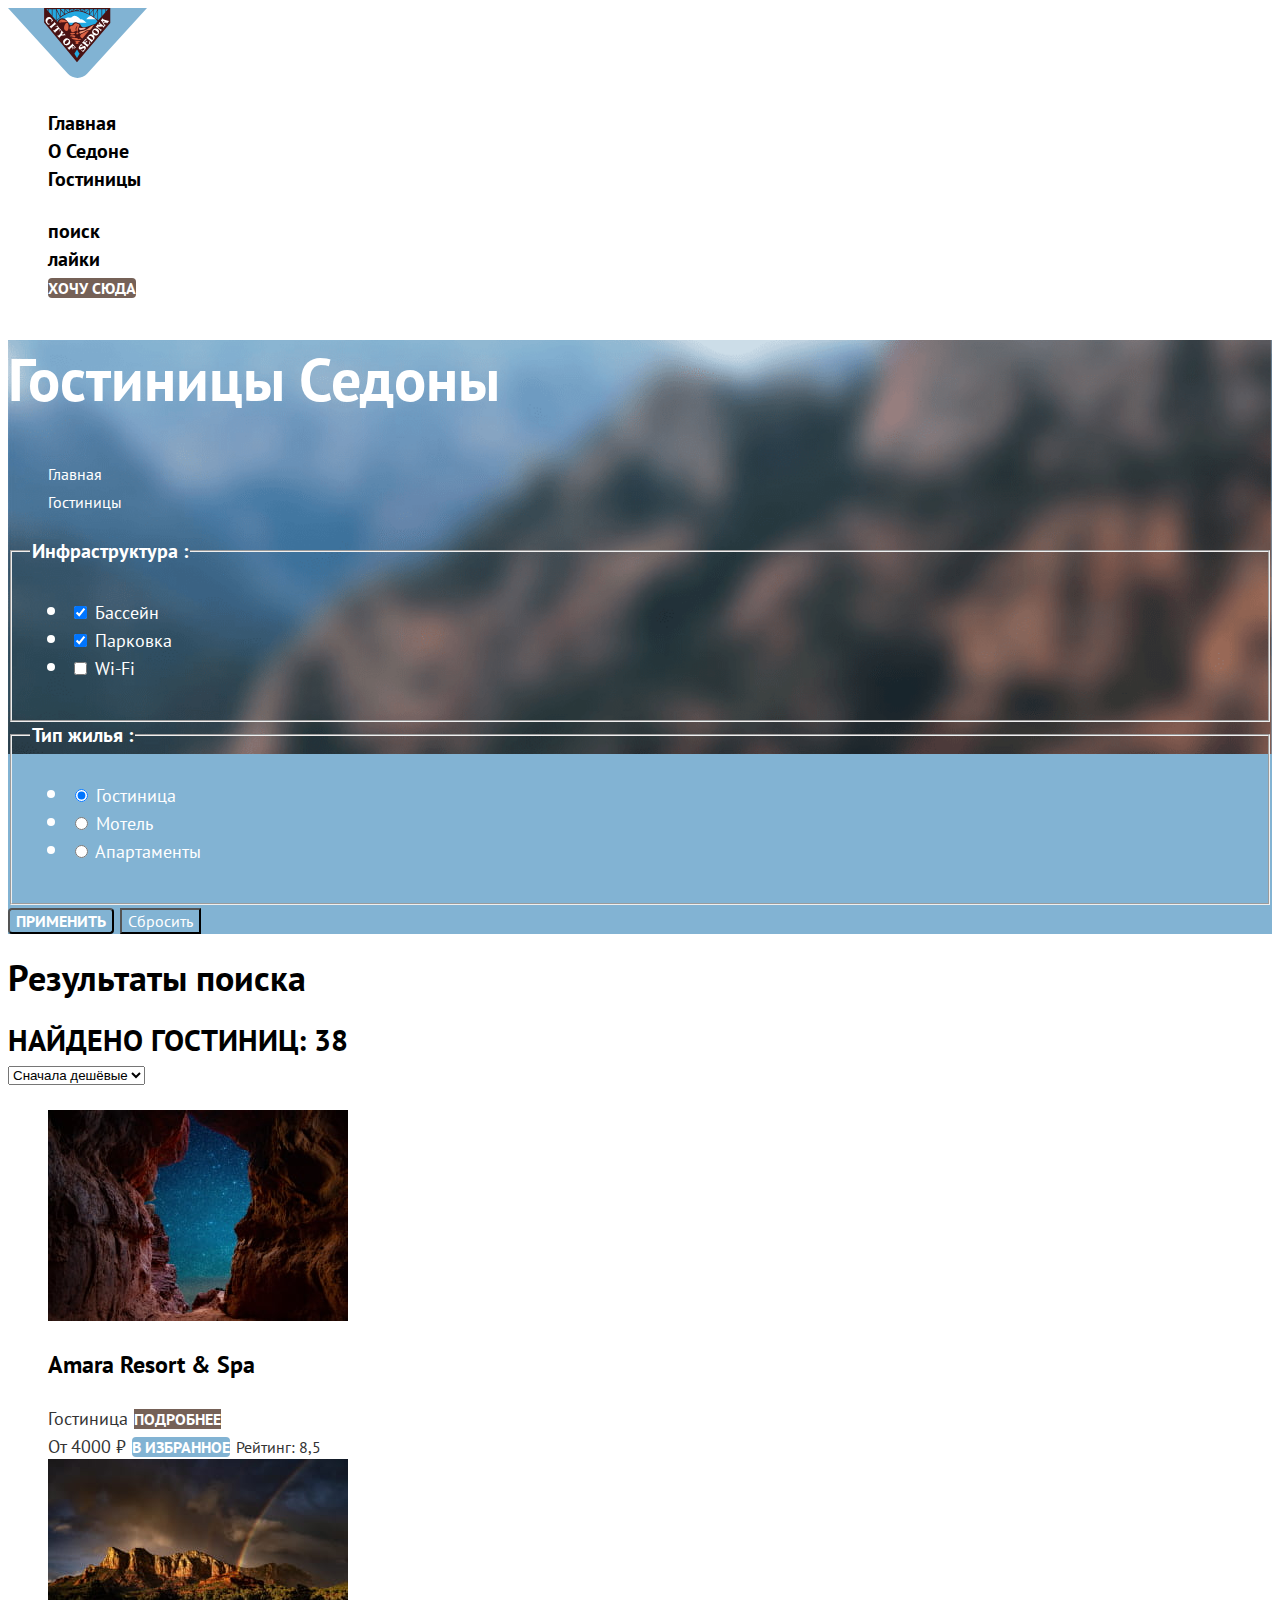
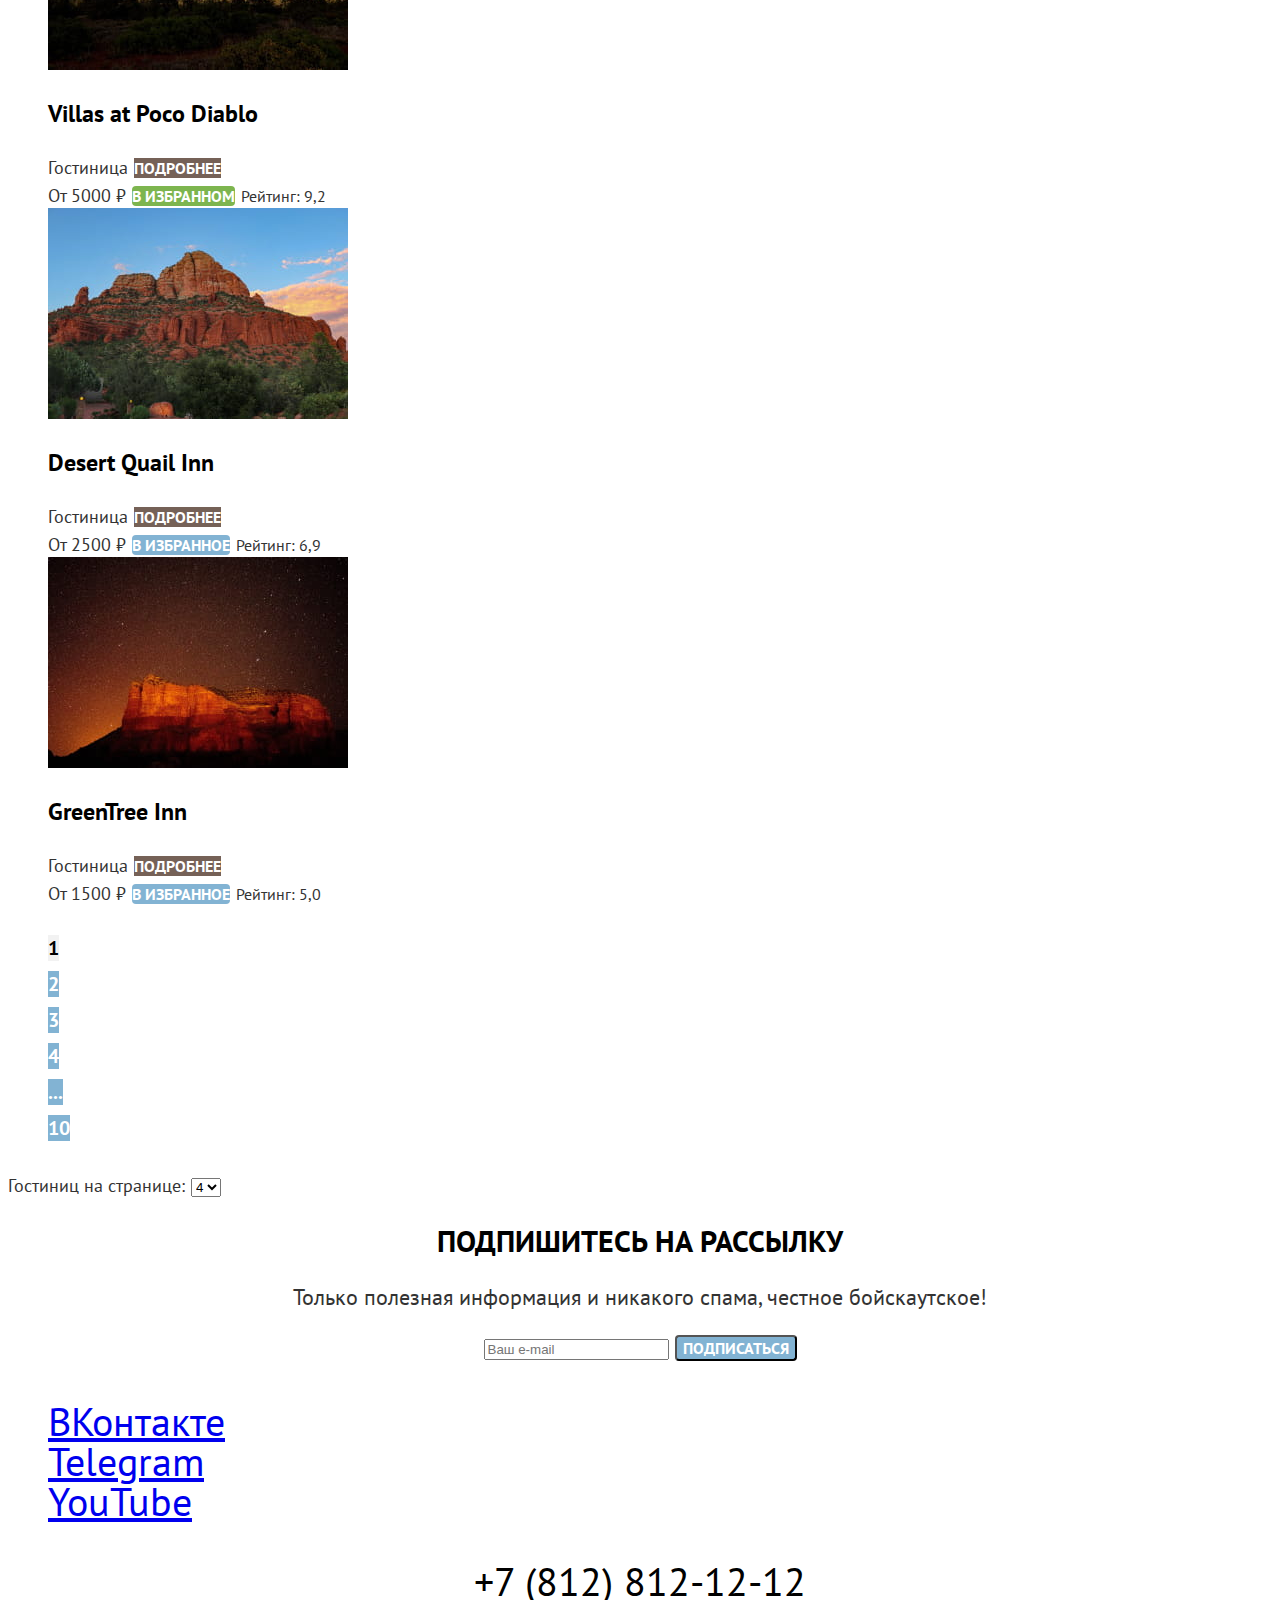
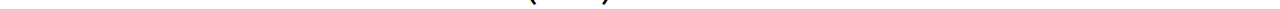
<file: 4/catalog.html>
<!DOCTYPE html>
<html lang="ru">

<head>
  <meta charset="utf-8">
  <title>Каталог Седоны</title>
  <link rel="stylesheet" href="styles/style.css">
  <base href="https://htmlacademy-htmlcss.github.io/1481535-sedona-34/4/">
</head>

<body>
  <header class="page-header">
    <a class="navigation-logo" href="index.html">
      <img class="header-logo" src="images/logo.svg" width="139" height="70" alt="Логотип Седона">
    </a>
    <nav class="navigation">
      <ul class="navigation-list">
        <li class="navigation-item">
          <a class="navigation-link" href="index.html">
            Главная
          </a>
        </li>
        <li class="navigation-item">
          <a class="navigation-link" href="#">
            О Седоне
          </a>
        </li>
        <li class="navigation-item">
          <a class="navigation-link navigation-link--current">
            Гостиницы
          </a>
        </li>
      </ul>

      <ul class="navigation-list navigation-user">
        <li class="navigation-item">
          <a class="navigation-link" href="#">
            <span class="visually-hidden">
              поиск
            </span>
          </a>
        </li>
        <li class="navigation-item">
          <a class="navigation-link" href="#">
            <span class="visually-hidden">
              лайки
            </span>
          </a>
        </li>
        <li class="navigation-item">
          <a class="navigation-link navigation-link--button" href="#">
            <span class="visually-hidden">
              Хочу сюда
            </span>
          </a>
        </li>
      </ul>
    </nav>
  </header>

  <main class="main-inner">
    <header class="inner-header">
      <h1 class="inner-header-title">
        Гостиницы Седоны
      </h1>

      <ul class="breadcrumbs">
        <li class="breadcrumbs-item">
          <a class="breadcrumbs-link visually-hidden" href="index.html">
            Главная
          </a>
        </li>
        <li class="breadcrumbs-item">
          <a class="breadcrumbs-link">
            Гостиницы
          </a>
        </li>
      </ul>
      <form class="catalog-filter" action="https://echo.htmlacademy.ru/" method="get">

        <fieldset class="filter-group">
          <legend class="catalog-filter-title">
            Инфраструктура :
          </legend>
          <ul class="catalog-filter-list">
            <li class="catalog-filter-item">
              <label class="control">
                <input class="control-input" type="checkbox" name="swimming-pool" checked>
                Бассейн
              </label>
            </li>
            <li class="catalog-filter-item">
              <label class="control">
                <input class="control-input" type="checkbox" name="parking" checked>
                Парковка
              </label>
            </li>
            <li class="catalog-filter-item">
              <label class="control">
                <input class="control-input" type="checkbox" name="wi-fi">
                Wi-Fi
              </label>
            </li>
          </ul>

        </fieldset>

        <fieldset class="filter-group">
          <legend class="catalog-filter-title">
            Тип жилья :
          </legend>
          <ul class="catalog-filter-list">
            <li class="catalog-filter-item">
              <label class="control">
                <input class="control-input" type="radio" name="type-of-housing" value="hotel" checked>
                Гостиница
              </label>
            </li>
            <li class="catalog-filter-item">
              <label class="control">
                <input class="control-input" type="radio" name="type-of-housing" value="motel">
                Мотель
              </label>
            </li>
            <li class="catalog-filter-item">
              <label class="control">
                <input class="control-input" type="radio" name="type-of-housing" value="apartments">
                Апартаменты
              </label>
            </li>
          </ul>
        </fieldset>

        <button class="button button-blue" type="submit">Применить</button>
        <button class="button button-reset" type="reset">Сбросить</button>
        <!--будет форма "Стоимость с type="range""-->
      </form>
    </header>
    <section class="search-results">
      <h2 class="visually-hidden">
        Результаты поиска
      </h2>
      <span class="hotels-found">
        Найдено гостиниц: 38
      </span>
      <form class="sorting-of-type" action="https://echo.htmlacademy.ru/courses" method="get">
        <select class="select-control" aria-label="Сортировка">
          <option value="cheap">
            Сначала дешёвые
          </option>
        </select>
      </form>
      <div class="button-wrapper">
        <a class="button-cards button-curent" href="#" aria-label="Показать плиткой"></a>
        <a class="button-slideshow" href="#" aria-label="Показать крупно"></a>
        <a class="button-list" href="#" aria-label="Показать списком"></a>
      </div>

      <ul class="hotel-card-list">
        <li class="hotel-card-item">
          <a class="hotel-card-link" href="#">
            <img class="hotel-card-image" src="images/hotel-1.jpg" width="300" height="211"
              alt="Отель Amara Resort & Spa">
          </a>
          <h3 class="hotel-card-title">
            Amara Resort & Spa
          </h3>
          <div class="in-card-info">
            <div class="in-card-info-first-column">
              <span class="hotel-type-in-card">Гостиница</span>
              <a class="hotel-info button-brown" href="#">Подробнее</a>
              <div class="stars four-stars"></div>
            </div>
            <div class="in-card-second-column">
              <span class="hotel-price">От 4000 ₽</span>
              <a class="hotel-liked button-blue" href="#">в избранное</a>
              <span class="hotel-rating">Рейтинг: 8,5</span>
            </div>
          </div>
        </li>

        <li class="hotel-card-item">
          <a class="hotel-card-link" href="#">
            <img class="hotel-card-image" src="images/hotel-2.jpg" width="300" height="211"
              alt="Отель Villas at Poco Diablo">
          </a>
          <h3 class="hotel-card-title">
            Villas at Poco Diablo
          </h3>
          <div class="in-card-info">
            <div class="in-card-info-first-column">
              <span class="hotel-type-in-card">Гостиница</span>
              <a class="hotel-info button-brown" href="#">Подробнее</a>
              <div class="stars four-stars"></div>
            </div>
            <div class="in-card-second-column">
              <span class="hotel-price">От 5000 ₽</span>
              <a class="hotel-liked button-green" href="#">в избранном</a>
              <span class="hotel-rating">Рейтинг: 9,2</span>
            </div>
          </div>
        </li>

        <li class="hotel-card">
          <a class="hotel-card-link" href="#">
            <img class="hotel-card-image" src="images/hotel-3.jpg" width="300" height="211"
              alt="Отель Desert Quail Inn">
          </a>
          <h3 class="hotel-card-title">
            Desert Quail Inn
          </h3>
          <div class="in-card-info">
            <div class="in-card-info-first-column">
              <span class="hotel-type-in-card">Гостиница</span>
              <a class="hotel-info button-brown" href="#">Подробнее</a>
              <div class="stars three-stars"></div>
            </div>
            <div class="in-card-second-column">
              <span class="hotel-price">От 2500 ₽</span>
              <a class="hotel-liked button-blue" href="#">в избранное</a>
              <span class="hotel-rating">Рейтинг: 6,9</span>
            </div>
          </div>
        </li>

        <li class="hotel-card">
          <a class="hotel-card-link" href="#">
            <img class="hotel-card-image" src="images/hotel-4.jpg" width="300" height="211" alt="Отель GreenTree Inn">
          </a>
          <h3 class="hotel-card-title">
            GreenTree Inn
          </h3>
          <div class="in-card-info">
            <div class="in-card-info-first-column">
              <span class="hotel-type-in-card">Гостиница</span>
              <a class="hotel-info button-brown" href="#">Подробнее</a>
              <div class="stars two-stars"></div>
            </div>
            <div class="in-card-second-column">
              <span class="hotel-price">От 1500 ₽</span>
              <a class="hotel-liked button-blue" href="#">в избранное</a>
              <span class="hotel-rating">Рейтинг: 5,0</span>
            </div>
          </div>
      </ul>
    </section>

    <div class="pagination-wrapper">
      <ul class="pagination">
        <li class="pagination-item">
          <a class="pagination-link pagination-current" href="#">
            1
          </a>
        </li>
        <li class="pagination-item">
          <a class="pagination-link" href="#">
            2
          </a>
        </li>
        <li class="pagination-item">
          <a class="pagination-link" href="#">
            3
          </a>
        </li>
        <li class="pagination-item">
          <a class="pagination-link" href="#">
            4
          </a>
        </li>
        <li class="pagination-item">
          <a class="pagination-link" href="#">
            ...
          </a>
        </li>
        <li class="pagination-item">
          <a class="pagination-link" href="#">
            10
          </a>
        </li>
      </ul>
      <form class="number-of-hotels" action="https://echo.htmlacademy.ru/courses" method="get">
        <span class="number-of-hotels-title">Гостиниц на странице:</span>
        <select class="select-control select-number-of-hotels">
          <option value="1">1</option>
          <option value="1">2</option>
          <option value="1">3</option>
          <option value="1" selected>4</option>
        </select>
      </form>
    </div>
    <section class="subscribe catalog-subscribe">
      <h2 class="subscribe-title">
        Подпишитесь на рассылку
      </h2>
      <p class="subscribe-description subscribe-description--catalog">
        Только полезная информация и никакого спама, честное бойскаутское!
      </p>
      <form class="subscribe-form" action="https://echo.htmlacademy.ru/" method="post">
        <input class="subscribe-email" type="email" name="email" placeholder="Ваш e-mail">
        <button class="subscribe-button button-blue" type="submit">Подписаться</button>
      </form>
    </section>
  </main>




  <footer class="page-footer">
    <ul class="footer-social-list">
      <li class="footer-social-item">
        <a href="https://vk.com/htmlacademy">
          <span class="visually-hidden">ВКонтакте</span>
        </a>
      </li>
      <li class="footer-social-item">
        <a href="https://t.me/htmlacademy">
          <span class="visually-hidden">Telegram</span>
        </a>
      </li>
      <li class="footer-social-item">
        <a href="https://www.youtube.com/user/htmlacademy">
          <span class="visually-hidden">YouTube</span>
        </a>
      </li>
    </ul>
    <a class="footer-contacts-phone" href="tel:+78128121212">+7 (812) 812-12-12</a>
    <a class="footer-academy-link" href="https://htmlacademy.ru/">
      <!--Здесь будет svg--> </a>
  </footer>

</body>

</html>
</file>
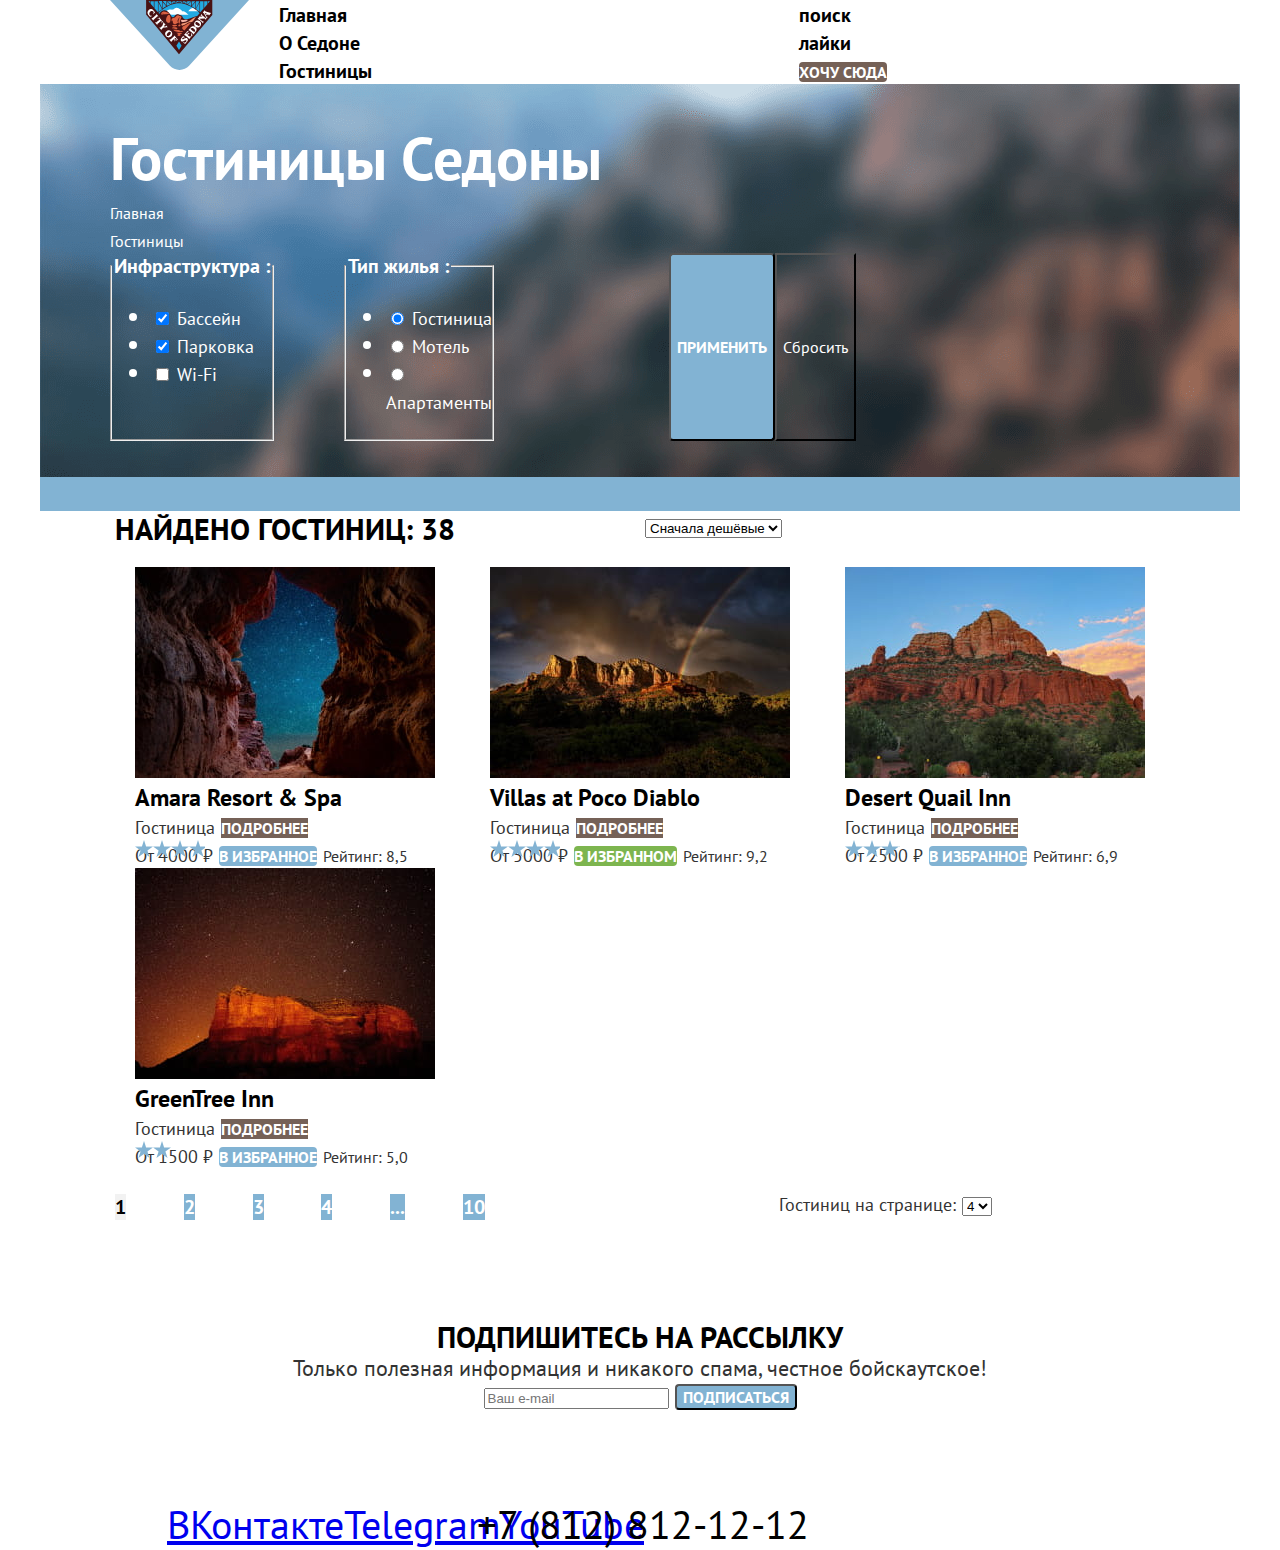
<file: 5/catalog.html>
<!DOCTYPE html>
<html lang="ru">

<head>
  <meta charset="utf-8">
  <title>Каталог Седоны</title>
  <link rel="stylesheet" href="styles/style.css">
  <base href="https://htmlacademy-htmlcss.github.io/1481535-sedona-34/5/">
</head>

<body>
  <div class="page-container">
    <header class="page-header">
      <a class="navigation-logo" href="index.html">
        <img class="header-logo" src="images/logo.svg" width="139" height="70" alt="Логотип Седона">
      </a>
      <nav class="navigation">
        <ul class="navigation-list">
          <li class="navigation-item">
            <a class="navigation-link" href="index.html">
              Главная
            </a>
          </li>
          <li class="navigation-item">
            <a class="navigation-link" href="#">
              О Седоне
            </a>
          </li>
          <li class="navigation-item">
            <a class="navigation-link navigation-link--current">
              Гостиницы
            </a>
          </li>
        </ul>

        <ul class="navigation-list navigation-user">
          <li class="navigation-item">
            <a class="navigation-link" href="#">
              <span class="visually-hidden">
                поиск
              </span>
            </a>
          </li>
          <li class="navigation-item">
            <a class="navigation-link" href="#">
              <span class="visually-hidden">
                лайки
              </span>
            </a>
          </li>
          <li class="navigation-item">
            <a class="navigation-link navigation-link--button" href="#">
              <span class="visually-hidden">
                Хочу сюда
              </span>
            </a>
          </li>
        </ul>
      </nav>
    </header>

    <main class="main-inner main-container">
      <header class="inner-header">
        <h1 class="inner-header-title">
          Гостиницы Седоны
        </h1>

        <ul class="breadcrumbs">
          <li class="breadcrumbs-item">
            <a class="breadcrumbs-link visually-hidden" href="index.html">
              Главная
            </a>
          </li>
          <li class="breadcrumbs-item">
            <a class="breadcrumbs-link">
              Гостиницы
            </a>
          </li>
        </ul>
        <form class="catalog-filter" action="https://echo.htmlacademy.ru/" method="get">

          <fieldset class="filter-group filter-group--facilites">
            <legend class="catalog-filter-title">
              Инфраструктура :
            </legend>
            <ul class="catalog-filter-list">
              <li class="catalog-filter-item">
                <label class="control">
                  <input class="control-input" type="checkbox" name="swimming-pool" checked>
                  Бассейн
                </label>
              </li>
              <li class="catalog-filter-item">
                <label class="control">
                  <input class="control-input" type="checkbox" name="parking" checked>
                  Парковка
                </label>
              </li>
              <li class="catalog-filter-item">
                <label class="control">
                  <input class="control-input" type="checkbox" name="wi-fi">
                  Wi-Fi
                </label>
              </li>
            </ul>

          </fieldset>

          <fieldset class="filter-group filter-group--type">
            <legend class="catalog-filter-title">
              Тип жилья :
            </legend>
            <ul class="catalog-filter-list">
              <li class="catalog-filter-item">
                <label class="control">
                  <input class="control-input" type="radio" name="type-of-housing" value="hotel" checked>
                  Гостиница
                </label>
              </li>
              <li class="catalog-filter-item">
                <label class="control">
                  <input class="control-input" type="radio" name="type-of-housing" value="motel">
                  Мотель
                </label>
              </li>
              <li class="catalog-filter-item">
                <label class="control">
                  <input class="control-input" type="radio" name="type-of-housing" value="apartments">
                  Апартаменты
                </label>
              </li>
            </ul>
          </fieldset>

          <button class="button button-blue" type="submit">Применить</button>
          <button class="button button-reset" type="reset">Сбросить</button>
          <!--будет форма "Стоимость с type="range""-->
        </form>

      </header>

      <section class="search-results">
        <div class="container">
          <div class="search-results--flex">
            <h2 hidden class="visually-hidden">
              Результаты поиска
            </h2>
            <span class="hotels-found">
              Найдено гостиниц: 38
            </span>
            <form class="sorting-of-type" action="https://echo.htmlacademy.ru/courses" method="get">
              <select class="select-control" aria-label="Сортировка">
                <option value="cheap">
                  Сначала дешёвые
                </option>
              </select>
            </form>
            <div class="button-wrapper">
              <a class="button-cards button-curent" href="#" aria-label="Показать плиткой"></a>
              <a class="button-slideshow" href="#" aria-label="Показать крупно"></a>
              <a class="button-list" href="#" aria-label="Показать списком"></a>
            </div>
          </div>

          <ul class="hotel-card-list">
            <li class="hotel-card-item">
              <a class="hotel-card-link" href="#">
                <img class="hotel-card-image" src="images/hotel-1.jpg" width="300" height="211"
                  alt="Отель Amara Resort & Spa">
              </a>
              <h3 class="hotel-card-title">
                Amara Resort & Spa
              </h3>
              <div class="in-card-info">
                <div class="in-card-info-first-column">
                  <span class="hotel-type-in-card">Гостиница</span>
                  <a class="hotel-info button-brown" href="#">Подробнее</a>
                  <div class="stars four-stars"></div>
                </div>
                <div class="in-card-second-column">
                  <span class="hotel-price">От 4000 ₽</span>
                  <a class="hotel-liked button-blue" href="#">в избранное</a>
                  <span class="hotel-rating">Рейтинг: 8,5</span>
                </div>
              </div>
            </li>

            <li class="hotel-card-item">
              <a class="hotel-card-link" href="#">
                <img class="hotel-card-image" src="images/hotel-2.jpg" width="300" height="211"
                  alt="Отель Villas at Poco Diablo">
              </a>
              <h3 class="hotel-card-title">
                Villas at Poco Diablo
              </h3>
              <div class="in-card-info">
                <div class="in-card-info-first-column">
                  <span class="hotel-type-in-card">Гостиница</span>
                  <a class="hotel-info button-brown" href="#">Подробнее</a>
                  <div class="stars four-stars"></div>
                </div>
                <div class="in-card-second-column">
                  <span class="hotel-price">От 5000 ₽</span>
                  <a class="hotel-liked button-green" href="#">в избранном</a>
                  <span class="hotel-rating">Рейтинг: 9,2</span>
                </div>
              </div>
            </li>

            <li class="hotel-card">
              <a class="hotel-card-link" href="#">
                <img class="hotel-card-image" src="images/hotel-3.jpg" width="300" height="211"
                  alt="Отель Desert Quail Inn">
              </a>
              <h3 class="hotel-card-title">
                Desert Quail Inn
              </h3>
              <div class="in-card-info">
                <div class="in-card-info-first-column">
                  <span class="hotel-type-in-card">Гостиница</span>
                  <a class="hotel-info button-brown" href="#">Подробнее</a>
                  <div class="stars three-stars"></div>
                </div>
                <div class="in-card-second-column">
                  <span class="hotel-price">От 2500 ₽</span>
                  <a class="hotel-liked button-blue" href="#">в избранное</a>
                  <span class="hotel-rating">Рейтинг: 6,9</span>
                </div>
              </div>
            </li>

            <li class="hotel-card">
              <a class="hotel-card-link" href="#">
                <img class="hotel-card-image" src="images/hotel-4.jpg" width="300" height="211"
                  alt="Отель GreenTree Inn">
              </a>
              <h3 class="hotel-card-title">
                GreenTree Inn
              </h3>
              <div class="in-card-info">
                <div class="in-card-info-first-column">
                  <span class="hotel-type-in-card">Гостиница</span>
                  <a class="hotel-info button-brown" href="#">Подробнее</a>
                  <div class="stars two-stars"></div>
                </div>
                <div class="in-card-second-column">
                  <span class="hotel-price">От 1500 ₽</span>
                  <a class="hotel-liked button-blue" href="#">в избранное</a>
                  <span class="hotel-rating">Рейтинг: 5,0</span>
                </div>
              </div>
            </li>
          </ul>
        </div>
      </section>

      <div class="pagination-wrapper container">
        <ul class="pagination">
          <li class="pagination-item">
            <a class="pagination-link pagination-current" href="#">
              1
            </a>
          </li>
          <li class="pagination-item">
            <a class="pagination-link" href="#">
              2
            </a>
          </li>
          <li class="pagination-item">
            <a class="pagination-link" href="#">
              3
            </a>
          </li>
          <li class="pagination-item">
            <a class="pagination-link" href="#">
              4
            </a>
          </li>
          <li class="pagination-item">
            <a class="pagination-link" href="#">
              ...
            </a>
          </li>
          <li class="pagination-item">
            <a class="pagination-link" href="#">
              10
            </a>
          </li>
        </ul>
        <form class="number-of-hotels" action="https://echo.htmlacademy.ru/courses" method="get">
          <span class="number-of-hotels-title">Гостиниц на странице:</span>
          <select class="select-control select-number-of-hotels">
            <option value="1">1</option>
            <option value="1">2</option>
            <option value="1">3</option>
            <option value="1" selected>4</option>
          </select>
        </form>
      </div>
  <section class="subscribe catalog-subscribe">
    <h2 class="subscribe-title">
      Подпишитесь на рассылку
    </h2>
    <p class="subscribe-description subscribe-description--catalog">
      Только полезная информация и никакого спама, честное бойскаутское!
    </p>
    <form class="subscribe-form" action="https://echo.htmlacademy.ru/" method="post">
      <input class="subscribe-email" type="email" name="email" placeholder="Ваш e-mail">
      <button class="subscribe-button button-blue" type="submit">Подписаться</button>
    </form>
  </section>
  </main>

  <footer class="page-footer">
    <div class="page-footer-container">
      <ul class="footer-social-list">
        <li class="footer-social-item">
          <a href="https://vk.com/htmlacademy">
            <span class="visually-hidden">ВКонтакте</span>
          </a>
        </li>
        <li class="footer-social-item">
          <a href="https://t.me/htmlacademy">
            <span class="visually-hidden">Telegram</span>
          </a>
        </li>
        <li class="footer-social-item">
          <a href="https://www.youtube.com/user/htmlacademy">
            <span class="visually-hidden">YouTube</span>
          </a>
        </li>
      </ul>
      <a class="footer-contacts-phone" href="tel:+78128121212">+7 (812) 812-12-12</a>
      <a class="footer-academy-link" href="https://htmlacademy.ru/">
        <!--Здесь будет svg--> </a>
    </div>
  </footer>
  </div>
</body>

</html>
</file>
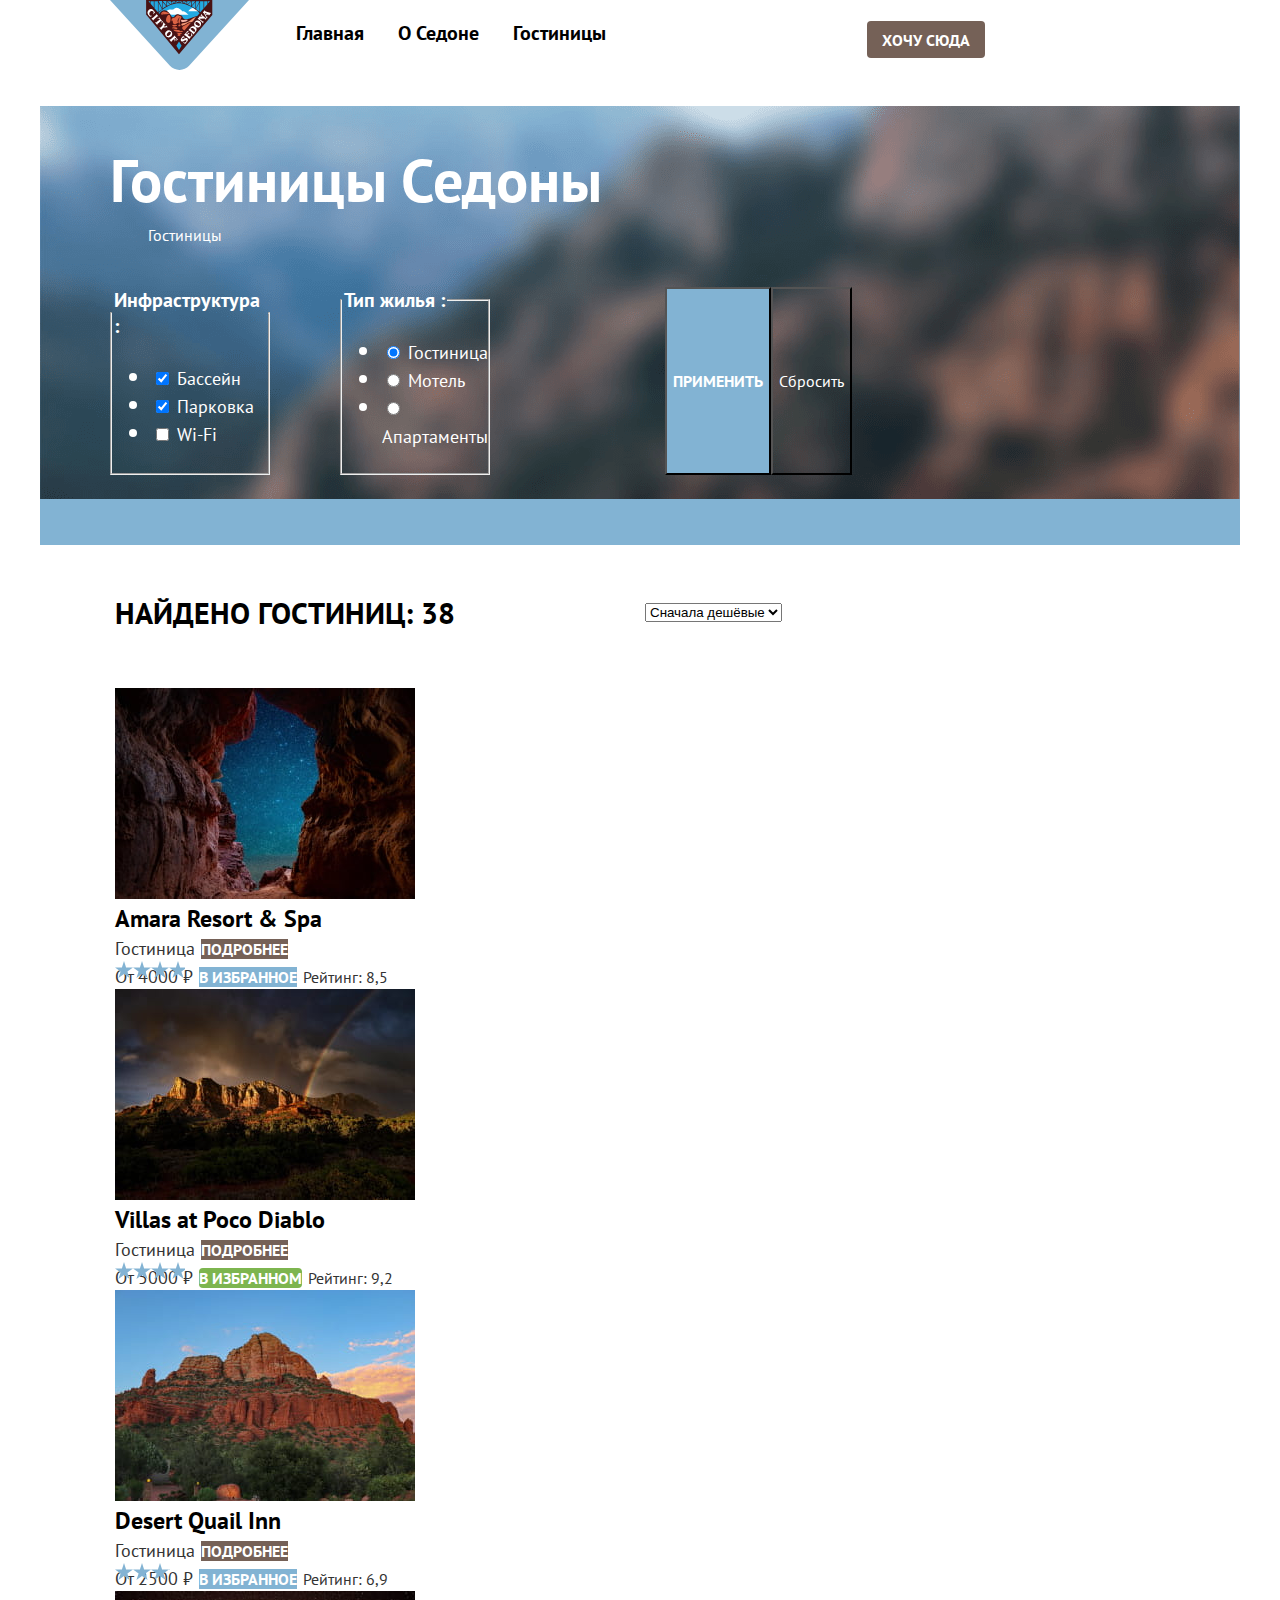
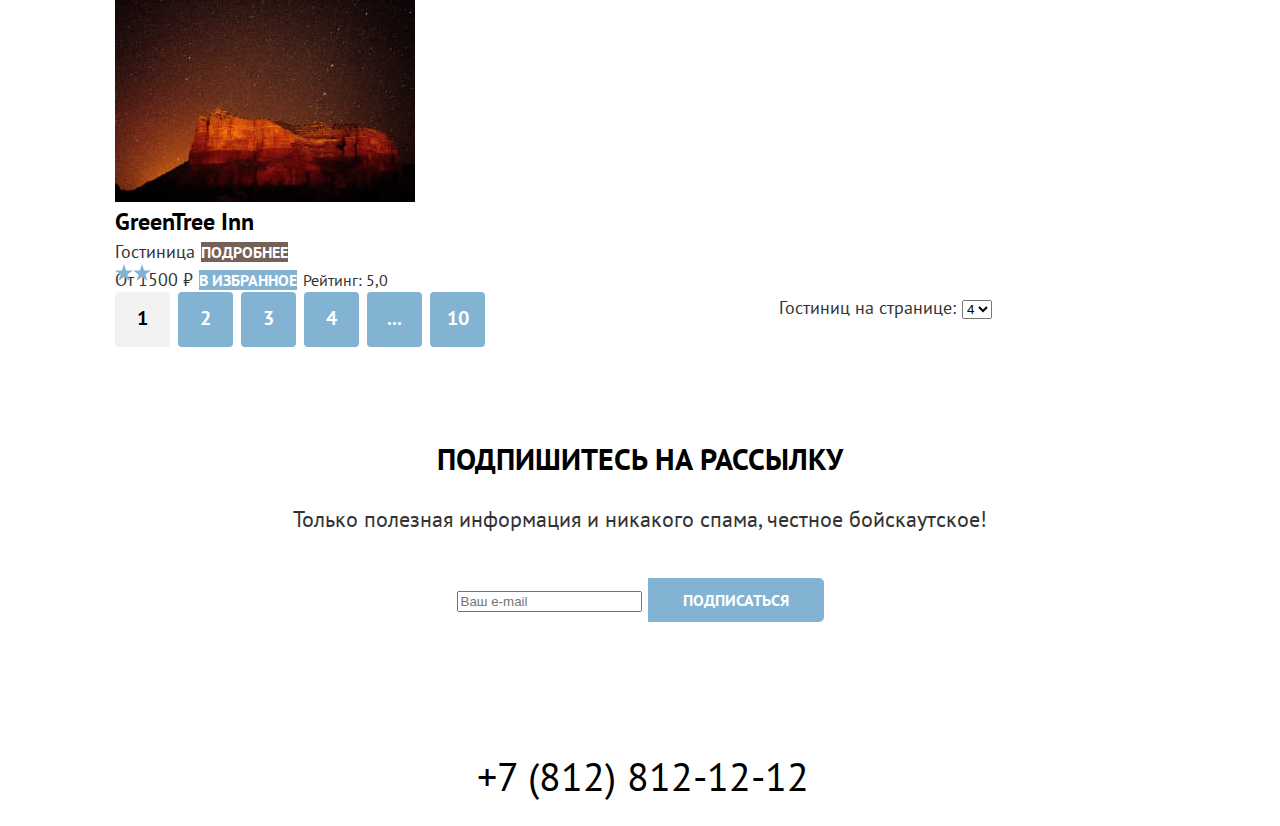
<file: 6/catalog.html>
<!DOCTYPE html>
<html lang="ru">

<head>
  <meta charset="utf-8">
  <title>Каталог Седоны</title>
  <link rel="stylesheet" href="styles/style.css">
  <base href="https://htmlacademy-htmlcss.github.io/1481535-sedona-34/6/">
</head>

<body>
  <div class="page-container">
    <header class="page-header">
      <a class="navigation-logo" href="index.html">
        <img class="header-logo" src="images/logo.svg" width="139" height="70" alt="Логотип Седона">
      </a>
      <nav class="navigation">
        <ul class="navigation-list">
          <li class="navigation-item">
            <a class="navigation-link" href="index.html">
              Главная
            </a>
          </li>
          <li class="navigation-item">
            <a class="navigation-link" href="#">
              О Седоне
            </a>
          </li>
          <li class="navigation-item">
            <a class="navigation-link navigation-link--current">
              Гостиницы
            </a>
          </li>
        </ul>

        <ul class="navigation-list navigation-user">
          <li class="navigation-item">
            <a class="navigation-link" href="#">
              <span class="visually-hidden">
                поиск
              </span>
            </a>
          </li>
          <li class="navigation-item">
            <a class="navigation-link" href="#">
              <span class="visually-hidden">
                лайки
              </span>
            </a>
          </li>
          <li class="navigation-item">
            <a class="navigation-link--button" href="#">
              <span class="button">
                Хочу сюда
              </span>
            </a>
          </li>
        </ul>
      </nav>
    </header>

    <main class="main-inner main-container">
      <header class="inner-header">
        <h1 class="inner-header-title">
          Гостиницы Седоны
        </h1>

        <ul class="breadcrumbs">
          <li class="breadcrumbs-item">
            <a class="breadcrumbs-link visually-hidden" href="index.html">
              Главная
            </a>
          </li>
          <li class="breadcrumbs-item">
            <a class="breadcrumbs-link">
              Гостиницы
            </a>
          </li>
        </ul>
        <form class="catalog-filter" action="https://echo.htmlacademy.ru/" method="get">

          <fieldset class="filter-group filter-group--facilites">
            <legend class="catalog-filter-title">
              Инфраструктура :
            </legend>
            <ul class="catalog-filter-list">
              <li class="catalog-filter-item">
                <label class="control">
                  <input class="control-input" type="checkbox" name="swimming-pool" checked>
                  Бассейн
                </label>
              </li>
              <li class="catalog-filter-item">
                <label class="control">
                  <input class="control-input" type="checkbox" name="parking" checked>
                  Парковка
                </label>
              </li>
              <li class="catalog-filter-item">
                <label class="control">
                  <input class="control-input" type="checkbox" name="wi-fi">
                  Wi-Fi
                </label>
              </li>
            </ul>

          </fieldset>

          <fieldset class="filter-group filter-group--type">
            <legend class="catalog-filter-title">
              Тип жилья :
            </legend>
            <ul class="catalog-filter-list">
              <li class="catalog-filter-item">
                <label class="control">
                  <input class="control-input" type="radio" name="type-of-housing" value="hotel" checked>
                  Гостиница
                </label>
              </li>
              <li class="catalog-filter-item">
                <label class="control">
                  <input class="control-input" type="radio" name="type-of-housing" value="motel">
                  Мотель
                </label>
              </li>
              <li class="catalog-filter-item">
                <label class="control">
                  <input class="control-input" type="radio" name="type-of-housing" value="apartments">
                  Апартаменты
                </label>
              </li>
            </ul>
          </fieldset>

          <button class="button button-blue" type="submit">Применить</button>
          <button class="button button-reset" type="reset">Сбросить</button>
          <!--будет форма "Стоимость с type="range""-->
        </form>

      </header>

      <section class="search-results">
        <div class="container">
          <div class="search-results--flex">
            <h2 hidden class="visually-hidden">
              Результаты поиска
            </h2>
            <span class="hotels-found">
              Найдено гостиниц: 38
            </span>
            <form class="sorting-of-type" action="https://echo.htmlacademy.ru/courses" method="get">
              <select class="select-control" aria-label="Сортировка">
                <option value="cheap">
                  Сначала дешёвые
                </option>
              </select>
            </form>
            <div class="button-wrapper">
              <a class="button-cards button-curent" href="#" aria-label="Показать плиткой"></a>
              <a class="button-cards button-slideshow" href="#" aria-label="Показать крупно"></a>
              <a class="button-cards button-list" href="#" aria-label="Показать списком"></a>
            </div>
          </div>

          <ul class="hotel-card-list">
            <li class="hotel-card-item">
              <a class="hotel-card-link" href="#">
                <img class="hotel-card-image" src="images/hotel-1.jpg" width="300" height="211"
                  alt="Отель Amara Resort & Spa">
              </a>
              <h3 class="hotel-card-title">
                Amara Resort & Spa
              </h3>
              <div class="in-card-info">
                <div class="in-card-info-first-column">
                  <span class="hotel-type-in-card">Гостиница</span>
                  <a class="hotel-info button-brown" href="#">Подробнее</a>
                  <div class="stars four-stars"></div>
                </div>
                <div class="in-card-second-column">
                  <span class="hotel-price">От 4000 ₽</span>
                  <a class="hotel-liked button-blue" href="#">в избранное</a>
                  <span class="hotel-rating">Рейтинг: 8,5</span>
                </div>
              </div>
            </li>

            <li class="hotel-card-item">
              <a class="hotel-card-link" href="#">
                <img class="hotel-card-image" src="images/hotel-2.jpg" width="300" height="211"
                  alt="Отель Villas at Poco Diablo">
              </a>
              <h3 class="hotel-card-title">
                Villas at Poco Diablo
              </h3>
              <div class="in-card-info">
                <div class="in-card-info-first-column">
                  <span class="hotel-type-in-card">Гостиница</span>
                  <a class="hotel-info button-brown" href="#">Подробнее</a>
                  <div class="stars four-stars"></div>
                </div>
                <div class="in-card-second-column">
                  <span class="hotel-price">От 5000 ₽</span>
                  <a class="hotel-liked button-green" href="#">в избранном</a>
                  <span class="hotel-rating">Рейтинг: 9,2</span>
                </div>
              </div>
            </li>

            <li class="hotel-card-item">
              <a class="hotel-card-link" href="#">
                <img class="hotel-card-image" src="images/hotel-3.jpg" width="300" height="211"
                  alt="Отель Desert Quail Inn">
              </a>
              <h3 class="hotel-card-title">
                Desert Quail Inn
              </h3>
              <div class="in-card-info">
                <div class="in-card-info-first-column">
                  <span class="hotel-type-in-card">Гостиница</span>
                  <a class="hotel-info button-brown" href="#">Подробнее</a>
                  <div class="stars three-stars"></div>
                </div>
                <div class="in-card-second-column">
                  <span class="hotel-price">От 2500 ₽</span>
                  <a class="hotel-liked button-blue" href="#">в избранное</a>
                  <span class="hotel-rating">Рейтинг: 6,9</span>
                </div>
              </div>
            </li>

            <li class="hotel-card-item">
              <a class="hotel-card-link" href="#">
                <img class="hotel-card-image" src="images/hotel-4.jpg" width="300" height="211"
                  alt="Отель GreenTree Inn">
              </a>
              <h3 class="hotel-card-title">
                GreenTree Inn
              </h3>
              <div class="in-card-info">
                <div class="in-card-info-first-column">
                  <span class="hotel-type-in-card">Гостиница</span>
                  <a class="hotel-info button-brown" href="#">Подробнее</a>
                  <div class="stars two-stars"></div>
                </div>
                <div class="in-card-second-column">
                  <span class="hotel-price">От 1500 ₽</span>
                  <a class="hotel-liked button-blue" href="#">в избранное</a>
                  <span class="hotel-rating">Рейтинг: 5,0</span>
                </div>
              </div>
            </li>
          </ul>
        </div>
      </section>

      <div class="pagination-wrapper container">
        <ul class="pagination">
          <li class="pagination-item">
            <a class="pagination-link pagination-current" href="#">
              1
            </a>
          </li>
          <li class="pagination-item">
            <a class="pagination-link" href="#">
              2
            </a>
          </li>
          <li class="pagination-item">
            <a class="pagination-link" href="#">
              3
            </a>
          </li>
          <li class="pagination-item">
            <a class="pagination-link" href="#">
              4
            </a>
          </li>
          <li class="pagination-item">
            <a class="pagination-link" href="#">
              ...
            </a>
          </li>
          <li class="pagination-item">
            <a class="pagination-link" href="#">
              10
            </a>
          </li>
        </ul>
        <form class="number-of-hotels" action="https://echo.htmlacademy.ru/courses" method="get">
          <span class="number-of-hotels-title">Гостиниц на странице:</span>
          <select class="select-control select-number-of-hotels">
            <option value="1">1</option>
            <option value="1">2</option>
            <option value="1">3</option>
            <option value="1" selected>4</option>
          </select>
        </form>
      </div>
  <section class="subscribe catalog-subscribe">
    <h2 class="subscribe-title">
      Подпишитесь на рассылку
    </h2>
    <p class="subscribe-description subscribe-description--catalog">
      Только полезная информация и никакого спама, честное бойскаутское!
    </p>
    <form class="subscribe-form" action="https://echo.htmlacademy.ru/" method="post">
      <input class="subscribe-email" type="email" name="email" placeholder="Ваш e-mail">
      <button class="subscribe-button button-blue" type="submit">Подписаться</button>
    </form>
  </section>
  </main>

  <footer class="page-footer">
    <div class="page-footer-container">
      <ul class="footer-social-list">
        <li class="footer-social-item">
          <a href="https://vk.com/htmlacademy">
            <span class="visually-hidden">ВКонтакте</span>
          </a>
        </li>
        <li class="footer-social-item">
          <a href="https://t.me/htmlacademy">
            <span class="visually-hidden">Telegram</span>
          </a>
        </li>
        <li class="footer-social-item">
          <a href="https://www.youtube.com/user/htmlacademy">
            <span class="visually-hidden">YouTube</span>
          </a>
        </li>
      </ul>
      <a class="footer-contacts-phone" href="tel:+78128121212">+7 (812) 812-12-12</a>
      <a class="footer-academy-link" href="https://htmlacademy.ru/">
        <!--Здесь будет svg--> </a>
    </div>
  </footer>
  </div>
</body>

</html>
</file>
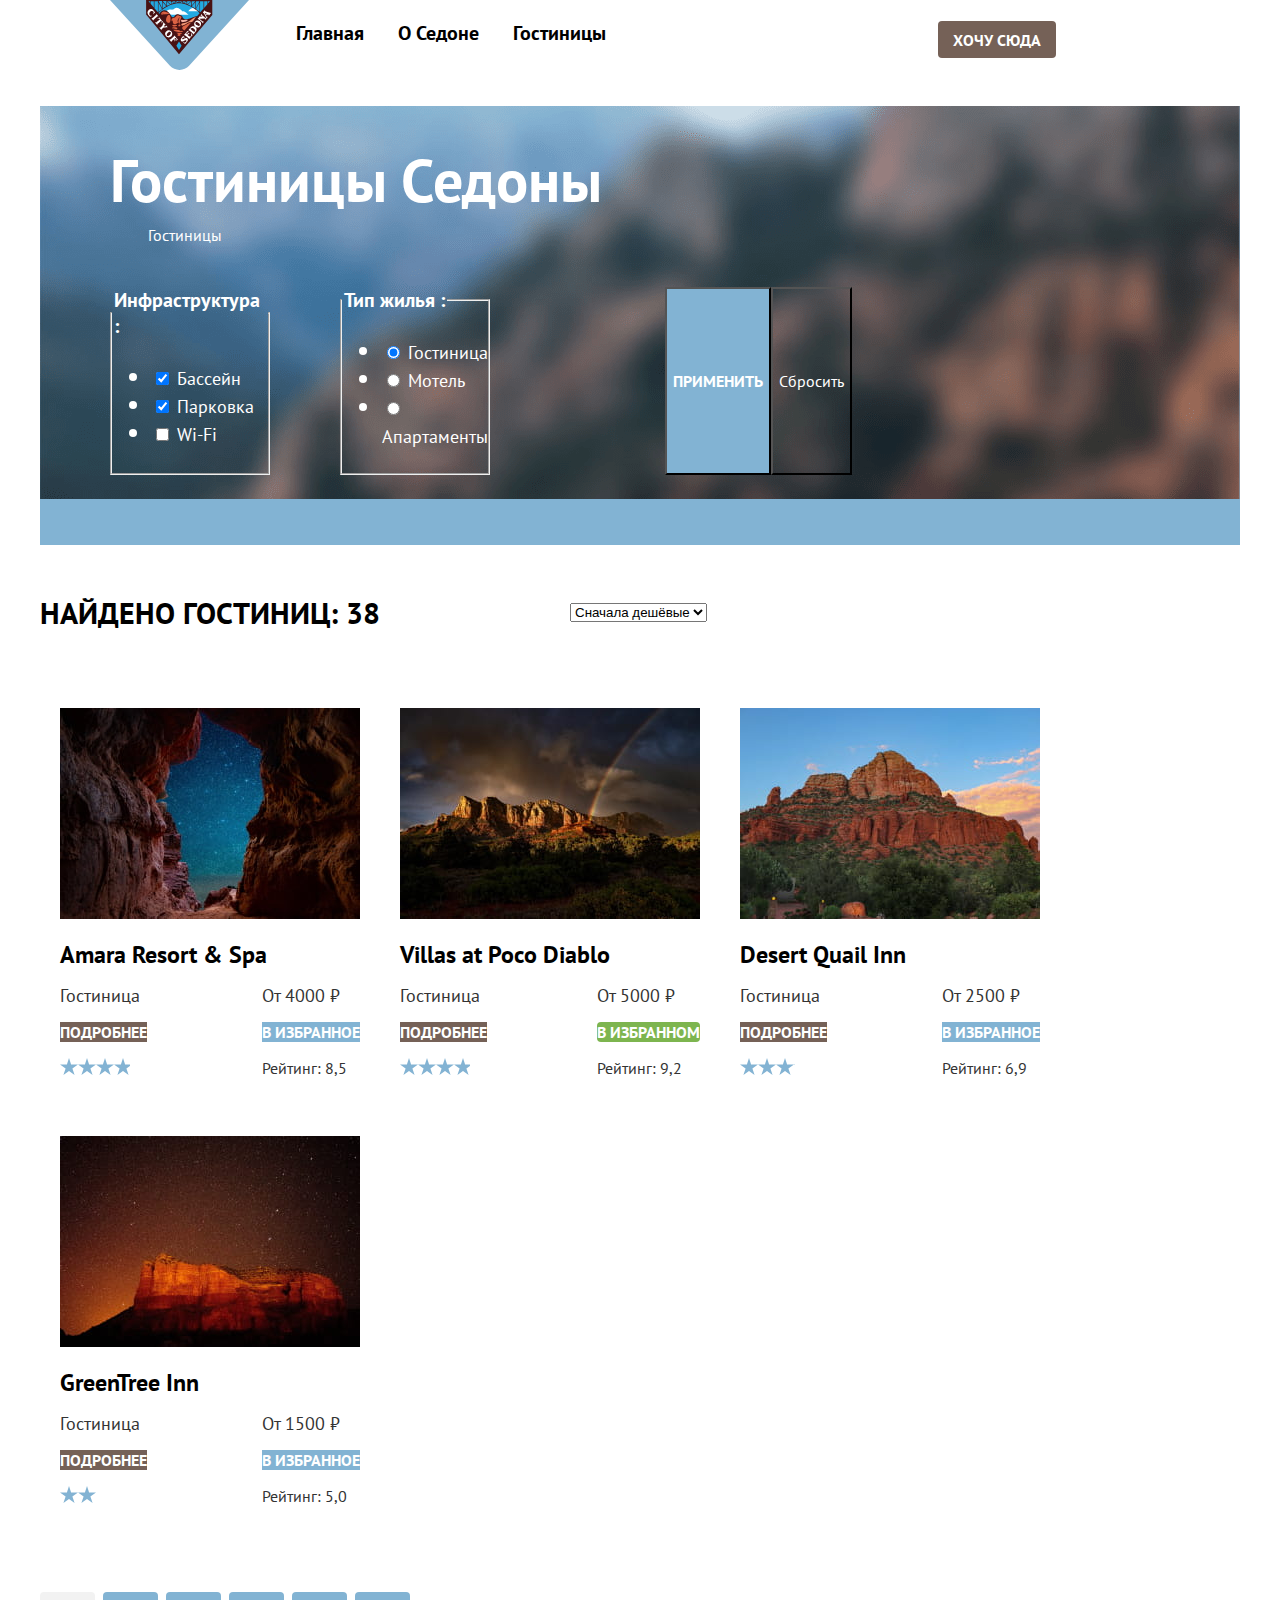
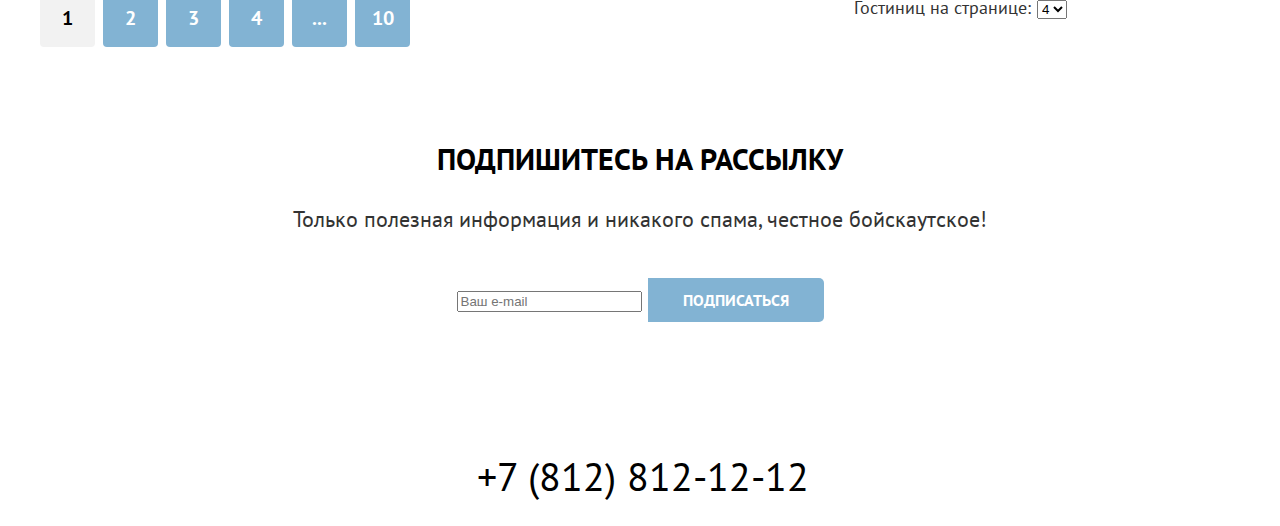
<file: 7/catalog.html>
<!DOCTYPE html>
<html lang="ru">

<head>
  <meta charset="utf-8">
  <title>Каталог Седоны</title>
  <link rel="stylesheet" href="styles/style.css">
  <base href="https://htmlacademy-htmlcss.github.io/1481535-sedona-34/7/">
</head>

<body>
  <div class="container">
    <header class="page-header">
      <a class="navigation-logo" href="index.html">
        <img class="header-logo" src="images/logo.svg" width="139" height="70" alt="Логотип Седона">
      </a>
      <nav class="navigation">
        <ul class="navigation-list">
          <li class="navigation-item">
            <a class="navigation-link" href="index.html">
              Главная
            </a>
          </li>
          <li class="navigation-item">
            <a class="navigation-link" href="#">
              О Седоне
            </a>
          </li>
          <li class="navigation-item">
            <a class="navigation-link navigation-link--current">
              Гостиницы
            </a>
          </li>
        </ul>
      </nav>
      <ul class="navigation-list navigation-user">
        <li class="navigation-item">
          <a class="navigation-link" href="#">
            <span class="visually-hidden">
              поиск
            </span>
          </a>
        </li>
        <li class="navigation-item">
          <a class="navigation-link" href="#">
            <span class="visually-hidden">
              лайки
            </span>
          </a>
        </li>
        <li class="navigation-item">
          <a class="navigation-link--button" href="#">
            <span class="button">
              Хочу сюда
            </span>
          </a>
        </li>
      </ul>
    </header>

    <main class="main-inner main-container">
      <header class="inner-header">
        <h1 class="inner-header-title">
          Гостиницы Седоны
        </h1>

        <ul class="breadcrumbs">
          <li class="breadcrumbs-item">
            <a class="breadcrumbs-link visually-hidden" href="index.html">
              Главная
            </a>
          </li>
          <li class="breadcrumbs-item">
            <a class="breadcrumbs-link">
              Гостиницы
            </a>
          </li>
        </ul>
        <form class="catalog-filter" action="https://echo.htmlacademy.ru/" method="get">

          <fieldset class="filter-group filter-group--facilites">
            <legend class="catalog-filter-title">
              Инфраструктура :
            </legend>
            <ul class="catalog-filter-list">
              <li class="catalog-filter-item">
                <label class="control">
                  <input class="control-input" type="checkbox" name="swimming-pool" checked>
                  Бассейн
                </label>
              </li>
              <li class="catalog-filter-item">
                <label class="control">
                  <input class="control-input" type="checkbox" name="parking" checked>
                  Парковка
                </label>
              </li>
              <li class="catalog-filter-item">
                <label class="control">
                  <input class="control-input" type="checkbox" name="wi-fi">
                  Wi-Fi
                </label>
              </li>
            </ul>

          </fieldset>

          <fieldset class="filter-group filter-group--type">
            <legend class="catalog-filter-title">
              Тип жилья :
            </legend>
            <ul class="catalog-filter-list">
              <li class="catalog-filter-item">
                <label class="control">
                  <input class="control-input" type="radio" name="type-of-housing" value="hotel" checked>
                  Гостиница
                </label>
              </li>
              <li class="catalog-filter-item">
                <label class="control">
                  <input class="control-input" type="radio" name="type-of-housing" value="motel">
                  Мотель
                </label>
              </li>
              <li class="catalog-filter-item">
                <label class="control">
                  <input class="control-input" type="radio" name="type-of-housing" value="apartments">
                  Апартаменты
                </label>
              </li>
            </ul>
          </fieldset>

          <button class="button button-blue" type="submit">Применить</button>
          <button class="button button-reset" type="reset">Сбросить</button>
          <!--будет форма "Стоимость с type="range""-->
        </form>

      </header>

      <section class="search-results">

          <div class="search-results--flex">
            <h2 hidden class="visually-hidden">
              Результаты поиска
            </h2>
            <span class="hotels-found">
              Найдено гостиниц: 38
            </span>
            <form class="sorting-of-type" action="https://echo.htmlacademy.ru/courses" method="get">
              <select class="select-control" aria-label="Сортировка">
                <option value="cheap">
                  Сначала дешёвые
                </option>
              </select>
            </form>
            <div class="button-wrapper">
              <a class="button-cards button-curent" href="#" aria-label="Показать плиткой"></a>
              <a class="button-cards button-slideshow" href="#" aria-label="Показать крупно"></a>
              <a class="button-cards button-list" href="#" aria-label="Показать списком"></a>
            </div>
          </div>

          <ul class="hotel-card-list">
            <li class="hotel-card-item">
              <a class="hotel-card-link" href="#">
                <img class="hotel-card-image" src="images/hotel-1.jpg" width="300" height="211"
                  alt="Отель Amara Resort & Spa">
              </a>
              <h3 class="hotel-card-title">
                Amara Resort & Spa
              </h3>
              <div class="in-card-info">
                <div class="in-card-info-first-column">
                  <span class="hotel-type-in-card">Гостиница</span>
                  <a class="hotel-info button-brown" href="#">Подробнее</a>
                  <div class="stars four-stars"></div>
                </div>
                <div class="in-card-second-column">
                  <span class="hotel-price">От 4000 ₽</span>
                  <a class="hotel-liked button-blue" href="#">в избранное</a>
                  <span class="hotel-rating">Рейтинг: 8,5</span>
                </div>
              </div>
            </li>

            <li class="hotel-card-item">
              <a class="hotel-card-link" href="#">
                <img class="hotel-card-image" src="images/hotel-2.jpg" width="300" height="211"
                  alt="Отель Villas at Poco Diablo">
              </a>
              <h3 class="hotel-card-title">
                Villas at Poco Diablo
              </h3>
              <div class="in-card-info">
                <div class="in-card-info-first-column">
                  <span class="hotel-type-in-card">Гостиница</span>
                  <a class="hotel-info button-brown" href="#">Подробнее</a>
                  <div class="stars four-stars"></div>
                </div>
                <div class="in-card-second-column">
                  <span class="hotel-price">От 5000 ₽</span>
                  <a class="hotel-liked button-green" href="#">в избранном</a>
                  <span class="hotel-rating">Рейтинг: 9,2</span>
                </div>
              </div>
            </li>

            <li class="hotel-card-item">
              <a class="hotel-card-link" href="#">
                <img class="hotel-card-image" src="images/hotel-3.jpg" width="300" height="211"
                  alt="Отель Desert Quail Inn">
              </a>
              <h3 class="hotel-card-title">
                Desert Quail Inn
              </h3>
              <div class="in-card-info">
                <div class="in-card-info-first-column">
                  <span class="hotel-type-in-card">Гостиница</span>
                  <a class="hotel-info button-brown" href="#">Подробнее</a>
                  <div class="stars three-stars"></div>
                </div>
                <div class="in-card-second-column">
                  <span class="hotel-price">От 2500 ₽</span>
                  <a class="hotel-liked button-blue" href="#">в избранное</a>
                  <span class="hotel-rating">Рейтинг: 6,9</span>
                </div>
              </div>
            </li>

            <li class="hotel-card-item">
              <a class="hotel-card-link" href="#">
                <img class="hotel-card-image" src="images/hotel-4.jpg" width="300" height="211"
                  alt="Отель GreenTree Inn">
              </a>
              <h3 class="hotel-card-title">
                GreenTree Inn
              </h3>
              <div class="in-card-info">
                <div class="in-card-info-first-column">
                  <span class="hotel-type-in-card">Гостиница</span>
                  <a class="hotel-info button-brown" href="#">Подробнее</a>
                  <div class="stars two-stars"></div>
                </div>
                <div class="in-card-second-column">
                  <span class="hotel-price">От 1500 ₽</span>
                  <a class="hotel-liked button-blue" href="#">в избранное</a>
                  <span class="hotel-rating">Рейтинг: 5,0</span>
                </div>
              </div>
            </li>
          </ul>

      </section>

      <div class="pagination-wrapper container">
        <ul class="pagination">
          <li class="pagination-item">
            <a class="pagination-link pagination-current" href="#">
              1
            </a>
          </li>
          <li class="pagination-item">
            <a class="pagination-link" href="#">
              2
            </a>
          </li>
          <li class="pagination-item">
            <a class="pagination-link" href="#">
              3
            </a>
          </li>
          <li class="pagination-item">
            <a class="pagination-link" href="#">
              4
            </a>
          </li>
          <li class="pagination-item">
            <a class="pagination-link" href="#">
              ...
            </a>
          </li>
          <li class="pagination-item">
            <a class="pagination-link" href="#">
              10
            </a>
          </li>
        </ul>
        <form class="number-of-hotels" action="https://echo.htmlacademy.ru/courses" method="get">
          <span class="number-of-hotels-title">Гостиниц на странице:</span>
          <select class="select-control select-number-of-hotels">
            <option value="1">1</option>
            <option value="1">2</option>
            <option value="1">3</option>
            <option value="1" selected>4</option>
          </select>
        </form>
      </div>
  <section class="subscribe catalog-subscribe">
    <h2 class="subscribe-title">
      Подпишитесь на рассылку
    </h2>
    <p class="subscribe-description subscribe-description--catalog">
      Только полезная информация и никакого спама, честное бойскаутское!
    </p>
    <form class="subscribe-form" action="https://echo.htmlacademy.ru/" method="post">
      <input class="subscribe-email" type="email" name="email" placeholder="Ваш e-mail">
      <button class="subscribe-button button-blue" type="submit">Подписаться</button>
    </form>
  </section>
  </main>

  <footer class="page-footer">
    <div class="page-footer-container">
      <ul class="footer-social-list">
        <li class="footer-social-item">
          <a href="https://vk.com/htmlacademy">
            <span class="visually-hidden">ВКонтакте</span>
          </a>
        </li>
        <li class="footer-social-item">
          <a href="https://t.me/htmlacademy">
            <span class="visually-hidden">Telegram</span>
          </a>
        </li>
        <li class="footer-social-item">
          <a href="https://www.youtube.com/user/htmlacademy">
            <span class="visually-hidden">YouTube</span>
          </a>
        </li>
      </ul>
      <a class="footer-contacts-phone" href="tel:+78128121212">+7 (812) 812-12-12</a>
      <a class="footer-academy-link" href="https://htmlacademy.ru/">
        <!--Здесь будет svg--> </a>
    </div>
  </footer>
  </div>
</body>

</html>
</file>
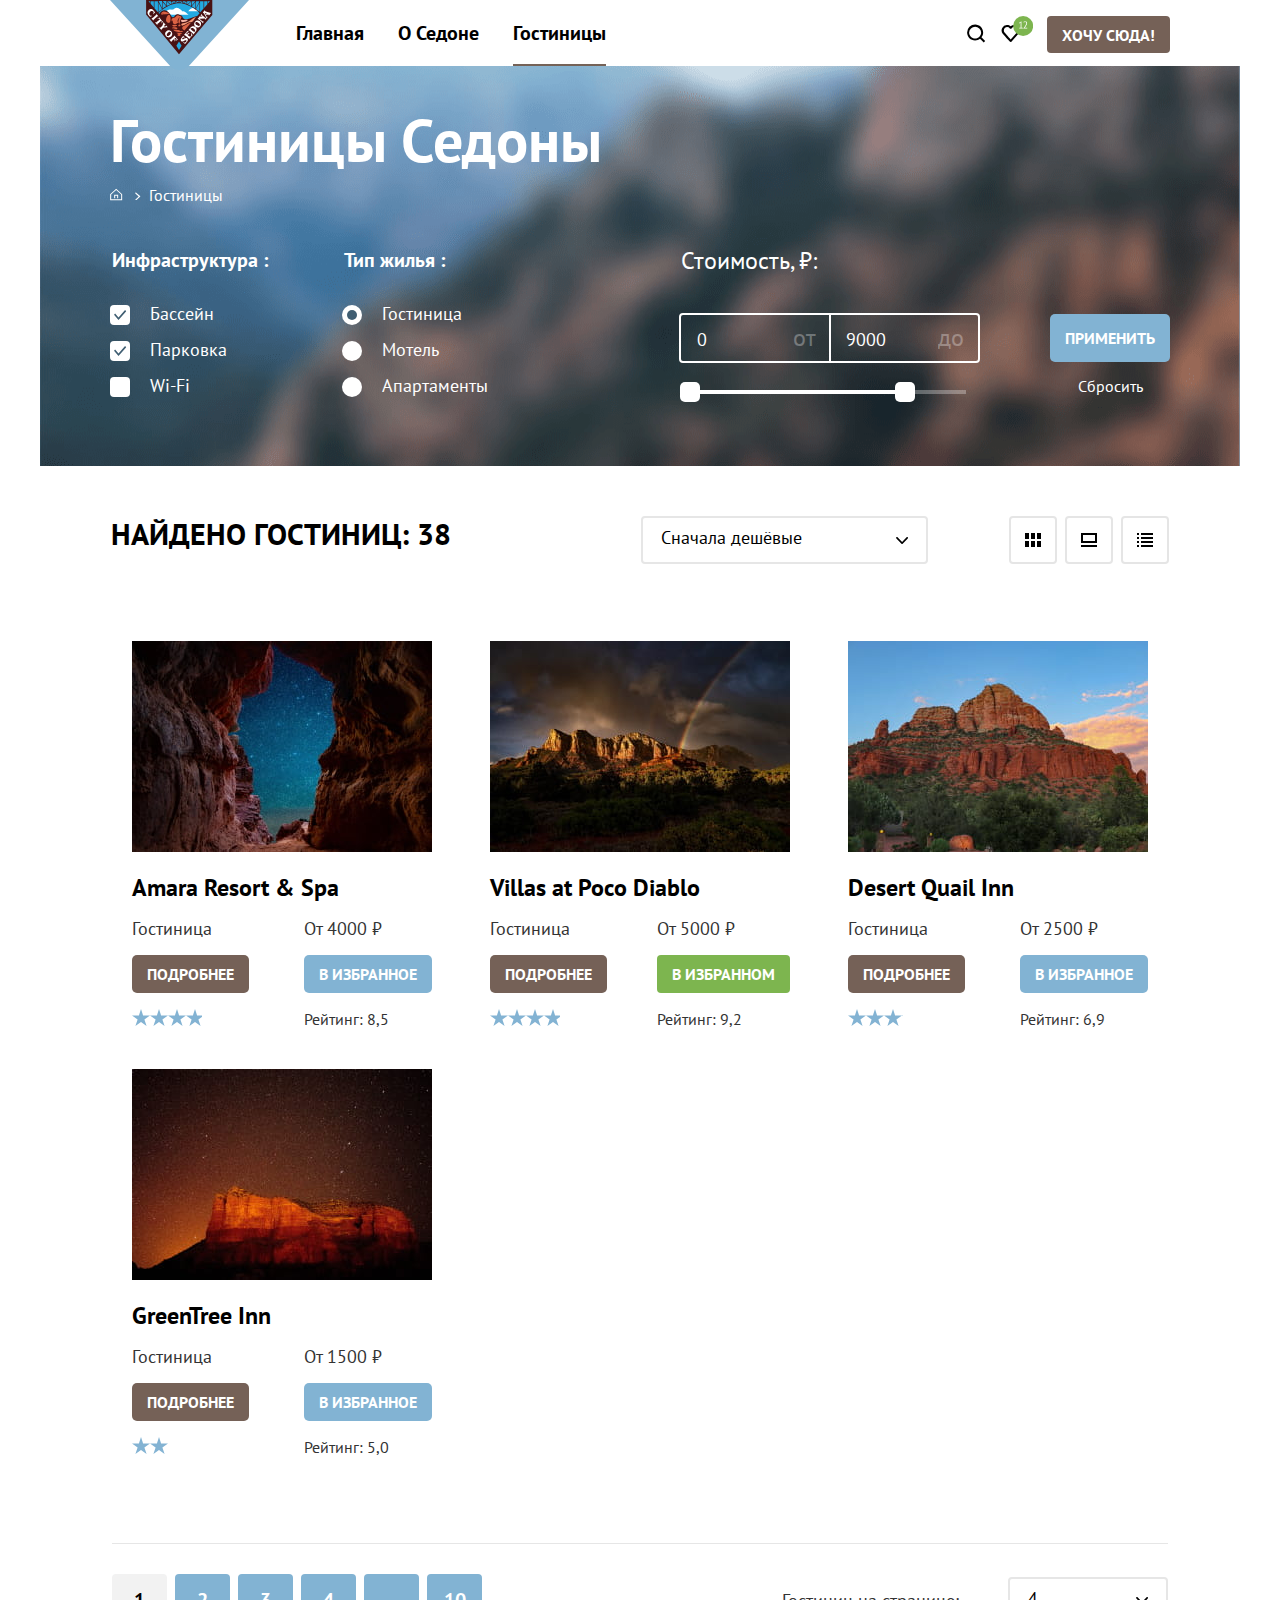
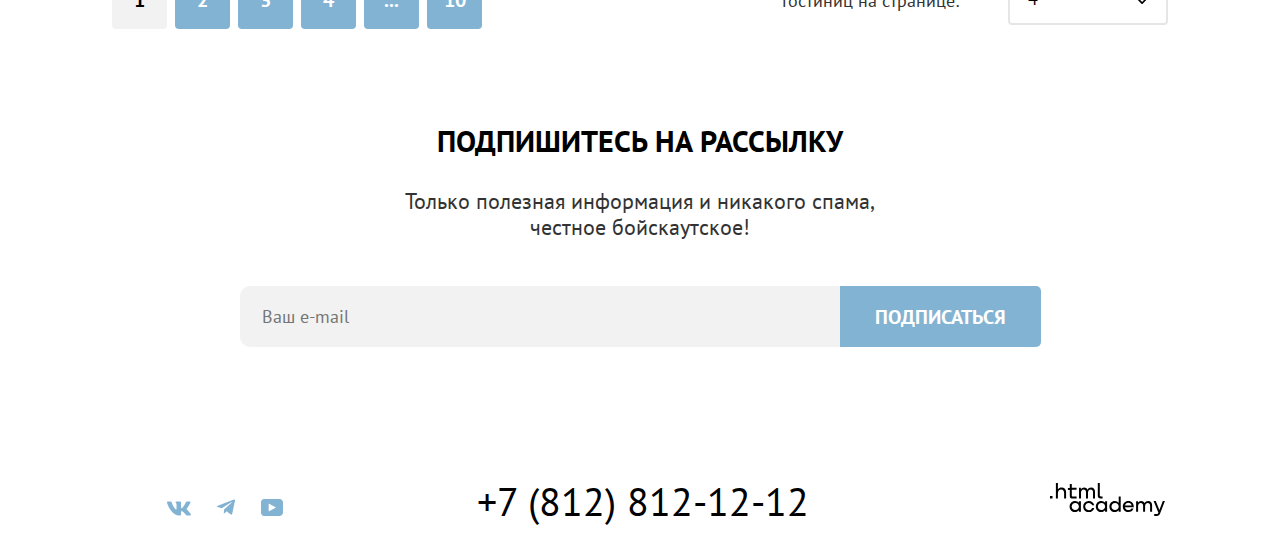
<file: 9/catalog.html>
<!DOCTYPE html>
<html lang="ru">

<head>
  <meta charset="utf-8">
  <title>Каталог Седоны</title>
  <link rel="stylesheet" href="styles/style.css">
  <base href="https://htmlacademy-htmlcss.github.io/1481535-sedona-34/9/">
</head>

<body>
  <div class="container">
    <header class="page-header">
      <a class="navigation-logo" href="index.html">
        <img class="header-logo" src="images/logo.svg" width="139" height="70" alt="Логотип Седона">
      </a>
      <nav class="navigation">
        <ul class="navigation-list">
          <li class="navigation-item">
            <a class="navigation-link" href="index.html">
              Главная
            </a>
          </li>
          <li class="navigation-item">
            <a class="navigation-link" href="#">
              О Седоне
            </a>
          </li>
          <li class="navigation-item navigation-item--current">
            <a class="navigation-link navigation-link-catalog--current">
              Гостиницы
            </a>
          </li>
        </ul>
      </nav>
      <ul class="navigation-list navigation-user">
        <li class="navigation-item">
          <a class="navigation-link" href="#">
            <svg class="navigation-icon" aria-hidden="true" focusable="false" width="19" height="19" viewBox="0 0 19 19"
              fill="none" xmlns="http://www.w3.org/2000/svg">
              <path
                d="m18.16 17.05-3.71-3.7c1-1.3 1.7-3 1.7-4.9 0-4.4-3.6-8-8.02-8a8.12 8.12 0 0 0-8.02 8.1c0 4.4 3.6 8 8.02 8 1.8 0 3.51-.6 4.91-1.7l3.71 3.7 1.4-1.5Zm-10.03-2.5c-3.3 0-6.02-2.7-6.02-6a6.03 6.03 0 0 1 12.04 0c0 3.3-2.71 6-6.02 6Z"
                fill="#000" /></svg>
            <span class="visually-hidden">
              поиск
            </span>
          </a>
        </li>
        <li class="navigation-item">
          <a class="navigation-link navigation-icon--favorite" href="#">
            <svg class="navigation-icon" aria-hidden="true" focusable="false" width="19" height="17" viewBox="0 0 19 17"
              fill="none" xmlns="http://www.w3.org/2000/svg">
              <path
                d="M9.58 17c-.3 0-.6-.1-.8-.4-5.42-6.1-6.72-7.5-7.03-7.9A5.4 5.4 0 0 1 6.16 0c1.31 0 2.51.5 3.52 1.3a5.47 5.47 0 0 1 9.03 4.1c0 1.3-.5 2.5-1.31 3.4l-7.02 7.9c-.2.2-.4.3-.8.3ZM3.56 7.5c.3.4 3.51 4 6.12 6.9l6.21-7c.5-.5.7-1.2.7-2 0-1.8-1.5-3.3-3.3-3.3-1 0-2 .5-2.71 1.3-.3.3-.6.4-.9.4-.3 0-.6-.2-.8-.4a3.7 3.7 0 0 0-2.71-1.3c-1.8 0-3.31 1.5-3.31 3.3-.1.9.3 1.6.7 2.1-.1 0-.1 0 0 0Z"
                fill="#000" /></svg>
            <span class="visually-hidden">
              лайки
            </span>
          </a>
        </li>
        <li class="navigation-item">
          <a class="navigation-link--button button-brown--actions" href="#">
            <span class="button-brown--color">Хочу сюда!</span>
          </a>
        </li>
      </ul>
    </header>

    <main class="main-inner main-container">
      <header class="inner-header">
        <h1 class="inner-header-title">
          Гостиницы Седоны
        </h1>

        <ul class="breadcrumbs">
          <li class="breadcrumbs-item breadcrumbs-item--actions">
            <a class="breadcrumbs-link" href="index.html">
              <svg aria-hidden="true" focusable="false" width="13" height="13" viewBox="0 0 13 13" fill="none"
                xmlns="http://www.w3.org/2000/svg">
                <path fill-rule="evenodd" clip-rule="evenodd"
                  d="m.16 6.15 6-5.5 6 5.5v6.2h-12v-6.2Zm1 .4v4.8h10v-4.8l-5-4.5-5 4.5Zm4 3.8h-1v-3.5h4v3.5h-1v-2.5h-2v2.5Z"
                  fill="#fff" /></svg>
              <span class="visually-hidden">Главная</span>
            </a>
          </li>
          <li class="breadcrumbs-item">
            <a class="breadcrumbs-link breadcrumbs-link--arrow">
              Гостиницы
            </a>
          </li>
        </ul>
        <form class="catalog-filter" action="https://echo.htmlacademy.ru/" method="get">

          <fieldset class="filter-group filter-group--facilites">
            <legend class="catalog-filter-title">
              Инфраструктура :
            </legend>
            <ul class="catalog-filter-list">
              <li class="catalog-filter-item">
                <label class="control">
                  <input class="control-input visually-hidden" type="checkbox" name="swimming-pool" checked>
                  <span class="control-mark"></span>
                  Бассейн
                </label>
              </li>
              <li class="catalog-filter-item">
                <label class="control">
                  <input class="control-input visually-hidden" type="checkbox" name="parking" checked>
                  <span class="control-mark"></span>
                  Парковка
                </label>
              </li>
              <li class="catalog-filter-item">
                <label class="control">
                  <input class="control-input visually-hidden" type="checkbox" name="wi-fi">
                  <span class="control-mark"></span>
                  Wi-Fi
                </label>
              </li>
            </ul>

          </fieldset>

          <fieldset class="filter-group filter-group--type">
            <legend class="catalog-filter-title">
              Тип жилья :
            </legend>
            <ul class="catalog-filter-list">
              <li class="catalog-filter-item">
                <label class="control">
                  <input class="control-input visually-hidden" type="radio" name="type-of-housing" value="hotel" checked>
                  <span class="control-mark--radio"></span>
                  Гостиница
                </label>
              </li>
              <li class="catalog-filter-item">
                <label class="control">
                  <input class="control-input visually-hidden" type="radio" name="type-of-housing" value="motel">
                  <span class="control-mark--radio"></span>
                  Мотель
                </label>
              </li>
              <li class="catalog-filter-item">
                <label class="control">
                  <input class="control-input visually-hidden" type="radio" name="type-of-housing" value="apartments">
                  <span class="control-mark--radio"></span>
                  Апартаменты
                </label>
              </li>
            </ul>
          </fieldset>
          <!--будет форма "Стоимость с type="range""-->
          <fieldset class="filter-by-price">
            <legend class="filter-type">Стоимость, &#x20bd;:</legend>
            <div class="filter-by-price-wrapper">
              <label>
                <input class="low-price" type="text" name="low-price" placeholder="0" aria-label="Минимальная цена"
                  required /><span class="price-limit">от</span>
              </label>
              <label>
                <input class="high-price" type="text" name="high-price" placeholder="9000"
                  aria-label="Максимальная цена" required /><span class="price-limit">до</span>
              </label>
            </div>
            <div class="range-scale">
              <div class="range-bar" style="width: 215px">
                <button class="range-toggle toggle-min" type="button">
                  <span class="visually-hidden">Изменить минимальную цену.</span>
                </button>
                <button class="range-toggle toggle-max" type="button">
                  <span class="visually-hidden">Изменить максимальную цену.</span>
                </button>
              </div>
            </div>
          </fieldset>
          <div class="filter-button-wrapper">
            <button class="button button-blue button-blue--apply button-blue--actions" type="submit">
              <span class="button-blue--color">Применить</span>
            </button>
            <button class="button button-reset" type="reset">Сбросить</button>
          </div>
        </form>

      </header>

      <section class="search-results">

        <div class="search-results--flex">
          <h2 hidden class="visually-hidden">
            Результаты поиска
          </h2>
          <span class="hotels-found">
            Найдено гостиниц: 38
          </span>
          <form class="sorting-of-type" action="https://echo.htmlacademy.ru/courses" method="get">
            <select class="select-control" aria-label="Сортировка">
              <option value="cheap">
                Сначала дешёвые
              </option>
            </select>
          </form>
          <div class="button-wrapper">
            <a class="button-cards button-tiles button-curent" href="#" aria-label="Показать плиткой"></a>
            <a class="button-cards button-slideshow" href="#" aria-label="Показать крупно"></a>
            <a class="button-cards button-list" href="#" aria-label="Показать списком"></a>
          </div>
        </div>

        <ul class="hotel-card-list">
          <li class="hotel-card-item">
            <a class="hotel-card-link" href="#">
              <img class="hotel-card-image" src="images/hotel-1.jpg" width="300" height="211"
                alt="Отель Amara Resort & Spa">
            </a>
            <h3 class="hotel-card-title">
              Amara Resort & Spa
            </h3>
            <div class="in-card-info">
              <div class="in-card-info-first-column">
                <span class="hotel-type-in-card">Гостиница</span>
                <a class="hotel-info button-brown button-brown--actions" href="#">
                  <span class="button-brown--color">Подробнее</span>
                </a>
                <div class="stars four-stars"></div>
              </div>
              <div class="in-card-second-column">
                <span class="hotel-price">От 4000 ₽</span>
                <a class="hotel-liked button-blue button-blue--actions" href="#">
                  <span class="button-blue--color">в избранное</span>
                </a>
                <span class="hotel-rating">Рейтинг: 8,5</span>
              </div>
            </div>
          </li>

          <li class="hotel-card-item">
            <a class="hotel-card-link" href="#">
              <img class="hotel-card-image" src="images/hotel-2.jpg" width="300" height="211"
                alt="Отель Villas at Poco Diablo">
            </a>
            <h3 class="hotel-card-title">
              Villas at Poco Diablo
            </h3>
            <div class="in-card-info">
              <div class="in-card-info-first-column">
                <span class="hotel-type-in-card">Гостиница</span>
                <a class="hotel-info button-brown button-brown--actions" href="#">
                  <span class="button-brown--color">Подробнее</span>
                </a>
                <div class="stars four-stars"></div>
              </div>
              <div class="in-card-second-column">
                <span class="hotel-price">От 5000 ₽</span>
                <a class="hotel-liked button-green button-green--actions" href="#">
                  <span class="button-green--color">в избранном</span></a>
                <span class="hotel-rating">Рейтинг: 9,2</span>
              </div>
            </div>
          </li>

          <li class="hotel-card-item">
            <a class="hotel-card-link" href="#">
              <img class="hotel-card-image" src="images/hotel-3.jpg" width="300" height="211"
                alt="Отель Desert Quail Inn">
            </a>
            <h3 class="hotel-card-title">
              Desert Quail Inn
            </h3>
            <div class="in-card-info">
              <div class="in-card-info-first-column">
                <span class="hotel-type-in-card">Гостиница</span>
                <a class="hotel-info button-brown button-brown--actions" href="#">
                  <span class="button-brown--color">Подробнее</span>
                </a>
                <div class="stars three-stars"></div>
              </div>
              <div class="in-card-second-column">
                <span class="hotel-price">От 2500 ₽</span>
                <a class="hotel-liked button-blue button-blue--actions" href="#">
                  <span class="button-blue--color">в избранное</span>
                </a>
                <span class="hotel-rating">Рейтинг: 6,9</span>
              </div>
            </div>
          </li>

          <li class="hotel-card-item">
            <a class="hotel-card-link" href="#">
              <img class="hotel-card-image" src="images/hotel-4.jpg" width="300" height="211" alt="Отель GreenTree Inn">
            </a>
            <h3 class="hotel-card-title">
              GreenTree Inn
            </h3>
            <div class="in-card-info">
              <div class="in-card-info-first-column">
                <span class="hotel-type-in-card">Гостиница</span>
                <a class="hotel-info button-brown button-brown--actions" href="#">
                  <span class="button-brown--color">Подробнее</span>
                </a>
                <div class="stars two-stars"></div>
              </div>
              <div class="in-card-second-column">
                <span class="hotel-price">От 1500 ₽</span>
                <a class="hotel-liked button-blue button-blue--actions" href="#">
                  <span class="button-blue--color">в избранное</span>
                </a>
                <span class="hotel-rating">Рейтинг: 5,0</span>
              </div>
            </div>
          </li>
        </ul>

      </section>

      <div class="pagination-wrapper container">
        <ul class="pagination">
          <li class="pagination-item">
            <a class="pagination-link pagination-current" href="#">
              1
            </a>
          </li>
          <li class="pagination-item">
            <a class="pagination-link button-blue--actions" href="#">
              <span class="button-blue--color">2</span>
            </a>
          </li>
          <li class="pagination-item">
            <a class="pagination-link button-blue--actions" href="#">
              <span class="button-blue--color">3</span>
            </a>
          </li>
          <li class="pagination-item">
            <a class="pagination-link button-blue--actions" href="#">
              <span class="button-blue--color">4</span>
            </a>
          </li>
          <li class="pagination-item">
            <a class="pagination-link" href="#">
              ...
            </a>
          </li>
          <li class="pagination-item">
            <a class="pagination-link button-blue--actions" href="#">
              <span class="button-blue--color">10</span>
            </a>
          </li>
        </ul>
        <form class="number-of-hotels" action="https://echo.htmlacademy.ru/courses" method="get">
          <span class="number-of-hotels-title">Гостиниц на странице:</span>
          <select class="select-control select-number-of-hotels">
            <option value="1">1</option>
            <option value="1">2</option>
            <option value="1">3</option>
            <option value="1" selected>4</option>
          </select>
        </form>
      </div>
      <section class="subscribe catalog-subscribe">
        <h2 class="subscribe-title">
          Подпишитесь на рассылку
        </h2>
        <p class="subscribe-description subscribe-description--catalog">
          Только полезная информация и никакого спама,<br> честное бойскаутское!
        </p>
        <form class="subscribe-form" action="https://echo.htmlacademy.ru/" method="post">
          <input class="subscribe-email" type="email" name="email" placeholder="Ваш e-mail">
          <button class="subscribe-button button-blue--actions" type="submit">
            <span class="button-blue--color">Подписаться</span>
          </button>
        </form>
      </section>
    </main>

    <footer class="page-footer">
      <div class="page-footer-container">
        <ul class="footer-social-list">
          <li class="footer-social-item">
            <a class="footer-social-link footer-social-link--vk" href="https://vk.com/htmlacademy">
              <svg class="vk" aria-hidden="true" focusable="false" width="24" height="15" viewBox="0 0 24 15"
                fill="none" xmlns="http://www.w3.org/2000/svg">
                <path fill-rule="evenodd" clip-rule="evenodd"
                  d="M23.45 1.45c.17-.55 0-.95-.8-.95h-2.62c-.67 0-.98.35-1.14.73 0 0-1.34 3.2-3.23 5.27-.61.6-.89.8-1.22.8-.17 0-.42-.2-.42-.74V1.45c0-.66-.18-.95-.74-.95H9.15c-.42 0-.67.3-.67.6 0 .61.95.76 1.05 2.5v3.8c0 .84-.16.99-.5.99-.88 0-3.05-3.21-4.33-6.89-.25-.71-.5-1-1.17-1H.9c-.75 0-.9.35-.9.73 0 .68.89 4.07 4.14 8.55 2.18 3.06 5.23 4.72 8.01 4.72 1.67 0 1.88-.37 1.88-1v-2.32c0-.73.16-.88.69-.88.38 0 1.05.2 2.61 1.67 1.78 1.75 2.07 2.53 3.08 2.53h2.62c.75 0 1.13-.37.91-1.1-.24-.72-1.09-1.77-2.21-3.02-.62-.7-1.54-1.47-1.81-1.86-.4-.49-.28-.7 0-1.14 0 0 3.2-4.43 3.53-5.93Z"
                  fill="#83B3D3" /></svg>
              <span class="visually-hidden">ВКонтакте</span>
            </a>
          </li>
          <li class="footer-social-item">
            <a class="footer-social-link footer-social-link--telegram" href="https://t.me/htmlacademy">
              <svg class="telegram" aria-hidden="true" focusable="false" width="18" height="17" viewBox="0 0 18 17"
                fill="none" xmlns="http://www.w3.org/2000/svg">
                <g clip-path="url(#a)">
                  <path
                    d="M16.79.6.84 6.75c-1.09.43-1.08 1.04-.2 1.31l4.1 1.28 9.47-5.98c.44-.27.85-.12.52.18l-7.68 6.92-.28 4.22c.41 0 .6-.19.83-.41l1.99-1.93 4.13 3.05c.77.42 1.31.2 1.5-.7l2.72-12.8C18.22.77 17.5.27 16.79.59Z"
                    fill="#83B3D3" />
                </g>
                <defs>
                  <clipPath id="a">
                    <path fill="#fff" d="M0 0h18v17H0z" />
                  </clipPath>
                </defs>
              </svg>
              <span class="visually-hidden">Telegram</span>
            </a>
          </li>
          <li class="footer-social-item">
            <a class="footer-social-link footer-social-link--youtube" href="https://www.youtube.com/user/htmlacademy">
              <svg class="youtube" aria-hidden="true" focusable="false" width="22" height="17" viewBox="0 0 22 17"
                fill="none" xmlns="http://www.w3.org/2000/svg">
                <path
                  d="M18.6 0H3.18C1.31 0 0 1.6 0 3.4v10.1C0 15.4 1.31 17 3.17 17h15.66c1.64 0 3.17-1.6 3.17-3.4V3.4C21.78 1.6 20.47 0 18.6 0ZM7.67 12.54V4.46L15 8.5l-7.33 4.04Z"
                  fill="#83B3D3" /></svg>
              <span class="visually-hidden">YouTube</span>
            </a>
          </li>
        </ul>
        <a class="footer-contacts-phone" href="tel:+78128121212">+7 (812) 812-12-12</a>
        <a class="footer-academy-link" href="https://htmlacademy.ru/">
          <svg class="footer-academy-link--actions" aria-hidden="true" focusable="false" width="115" height="34"
            viewBox="0 0 115 34" fill="none" xmlns="http://www.w3.org/2000/svg">
            <path
              d="M0 13.9v2.6h2.5v-2.6H0ZM11.6 5.5c-1.6 0-2.8.7-3.6 1.7h-.1V1h-2v15.5h2v-5.3c0-2.1 1.3-3.6 3.3-3.6 1.8 0 2.9 1.4 2.9 3.2v5.7h2v-6.1c.1-3-1.8-4.9-4.5-4.9ZM26.6 5.8h-4.8V2.1h-2v3.8h-1.9v2h1.9v6c0 1.7 1 2.7 2.7 2.7h4.1v-2h-3.7c-.7 0-1.1-.4-1.1-1.1V7.8h4.8v-2ZM41.1 5.6c-1.6 0-2.9.8-3.5 2.1h-.1c-.6-1.2-1.8-2.1-3.4-2.1-1.4 0-2.5.8-3.1 1.8h-.1V5.8H29v10.6h2V11c0-2 1-3.5 2.6-3.5 1.5 0 2.4 1 2.4 2.6v6.3h2v-5.6c0-2.4 1.4-3.3 2.6-3.3 1.5 0 2.4 1 2.4 2.6v6.3h2V9.9c.1-2.5-1.4-4.3-3.9-4.3ZM47.8 13.7c0 1.7 1 2.7 2.8 2.7h2v-2h-1.7c-.7 0-1.1-.4-1.1-1.1V1h-2v12.7ZM28.9 20.7c-.9-1.1-2.2-1.8-3.9-1.8-3.1 0-5.4 2.3-5.4 5.6s2.3 5.6 5.4 5.6c1.8 0 3-.8 3.8-1.9h.1v1.6h2V19.2h-2v1.5Zm-3.6 7.4c-2.2 0-3.6-1.6-3.6-3.6s1.4-3.6 3.6-3.6 3.6 1.6 3.6 3.6c0 1.9-1.4 3.6-3.6 3.6ZM44.2 23c-.5-2.4-2.6-4.1-5.4-4.1a5.4 5.4 0 0 0-5.6 5.6c0 3.1 2.2 5.6 5.6 5.6 2.8 0 4.9-1.8 5.4-4.2h-2.1a3.4 3.4 0 0 1-3.3 2.3c-2.2 0-3.6-1.6-3.6-3.6s1.4-3.6 3.6-3.6c1.6 0 2.8 1 3.3 2.2h2.1V23ZM55.1 20.7c-.9-1.1-2.2-1.8-3.9-1.8-3.1 0-5.4 2.3-5.4 5.6s2.3 5.6 5.4 5.6c1.8 0 3-.8 3.8-1.9h.1v1.6h2V19.2h-2v1.5Zm-3.6 7.4c-2.2 0-3.6-1.6-3.6-3.6s1.4-3.6 3.6-3.6 3.6 1.6 3.6 3.6c0 1.9-1.5 3.6-3.6 3.6ZM68.7 20.8c-.9-1.1-2.2-1.9-3.9-1.9-3.1 0-5.4 2.3-5.4 5.6s2.2 5.6 5.4 5.6c1.7 0 3-.8 3.8-1.8h.1v1.5h2V14.4h-2v6.4Zm-3.6 7.3c-2.2 0-3.6-1.6-3.6-3.6s1.4-3.6 3.6-3.6 3.6 1.6 3.6 3.6c-.1 2-1.5 3.6-3.6 3.6ZM78.3 18.9c-3.3 0-5.5 2.5-5.5 5.6 0 3 2.1 5.6 5.5 5.6 2.5 0 4.5-1.3 5.2-3.6h-2.1c-.5 1-1.6 1.6-3 1.6-1.9 0-3.3-1.3-3.4-2.9h8.8c.2-3.6-2-6.3-5.5-6.3Zm0 1.9c1.7 0 3 1 3.3 2.6h-6.5c.3-1.5 1.5-2.6 3.2-2.6ZM98.2 18.9c-1.6 0-2.9.8-3.6 2h-.1c-.6-1.2-1.8-2-3.4-2-1.4 0-2.5.7-3.1 1.8v-1.5h-1.9v10.6h2v-5.4c0-2 1-3.4 2.6-3.5 1.5 0 2.4 1 2.4 2.6v6.3h2v-5.6c0-2.4 1.4-3.3 2.6-3.3 1.5 0 2.4 1 2.4 2.6v6.3h2v-6.5c.1-2.6-1.4-4.4-3.9-4.4ZM109.4 28l-3.6-8.9h-2.2l4.8 11.6c-.3.9-.7 1.2-1.7 1.2h-2.5v2h2.5c1.8 0 2.8-.8 3.5-2.6l4.7-12.2h-2.1l-3.4 8.9Z"
              fill="#000" /></svg>
        </a>
      </div>
    </footer>
  </div>
</body>

</html>
</file>
<file: 4/styles/style.css>
@font-face {
    font-family: 'PT Sans';
    font-style: normal;
    font-weight: 400;
    src: url("../fonts/ptsans-400.woff2") format("woff2");
    font-display: swap;
}

@font-face {
    font-family: 'PT Sans';
    font-style: normal;
    font-weight: 700;
    src: url("../fonts/ptsans-700.woff2") format("woff2");
    font-display: swap;
  }

body {
    font-family: "PT Sans", sans-serif;
    font-style: normal;
    font-size: 24px;
    line-height: 28px;
    color: #000000;
    background: #FFFFFF;
}

/*Pages*/
.page-header {
    color: #000000;
    background: #FFFFFF;
}

.navigation-list {
    list-style: none;
}

.navigation-link {
    font: inherit;
    font-weight: 700;
    font-size: 20px;
    line-height: 26px;
    color: inherit;
    background-color: #FFFFFF;
    text-align: center;
    text-decoration: none;
}

.navigation-link--button {
    font: inherit;
    font-weight: 700;
    font-size: 16px;
    line-height: 20px;
    text-transform: uppercase;
    color: #FFFFFF;
    background: #756157;
    border-radius: 4px;
} 

/*main*/
.welcom {
    background-color: burlywood;
    background-image: url(../images/index-background.png);
    background-repeat: no-repeat;
    background-position: top center;
    background-size: 100% auto;
    text-align: center;
}

.sedona-description {
    font-weight: 700;
    font-size: 30px;
    line-height: 36px;

    text-align: center;
    text-transform: uppercase;
}

.sedona-description-reasons {
    font-weight: 400;
    font-style: normal;
    font-size: 22px;
    line-height: 26px;

    color: #333333;
    background-color: #FFFFFF;

    text-align: center;
}

/*advantages*/
.advantages-list {
    list-style: none;
}
.advantages-wrapper {
    text-align: center;
    color: #FFFFFF;
    background: #82B3D3;
}
.advantage-name {
    font-weight: 700;
    font-size: 24px;
    line-height: 28px;

    text-align: center;
    text-transform: uppercase;
}

.advantage-name--color {
    color: #FFFFFF;
    background: #82B3D3;
}

.advantage-numder {
    font-weight: 400;
    font-size: 18px;
    line-height: 21px;
}

.first-advantage-description {
    font-weight: 400;
    font-size: 18px;
    line-height: 21px;
}
/*advantages-first-list*/
.advantages-first-list {
    list-style: none;
}

.advantages-first-name {
    font-weight: 700;
    font-size: 24px;
    line-height: 28px;

    text-align: center;
    text-transform: uppercase;
}

.advantages-first-description {
    font-weight: 400;
    font-size: 18px;
    line-height: 21px;

    text-align: center;
}

.advantages-item--home {
    background: rgba(131, 179, 211, 0.12);;
}

.advantages-item--food {
    background: #FFFFFF;
}

.advantages-item--souvenirs {
    background: rgba(131, 179, 211, 0.12);
}

/*second-advantage*/
.second-advantage {
    text-align: center;
    color: #FFFFFF;
    background-color: #82B3D3;
}

.advantages-item {
    text-align: center;
}

.advantages-name {
    font-weight: 700;
    font-size: 24px;
    line-height: 28px;

    text-transform: uppercase;
}

.advantage-number {
    font-weight: 400;
    font-size: 18px;
    line-height: 21px;

}

.advantages-description {
    font-weight: 400;
    font-size: 18px;
    line-height: 21px;
}

.advantages-item--square {
    background: rgba(131, 179, 211, 0.12);
}

.advantages-item--road {
    background: rgba(131, 179, 211, 0.2);
}

.advantages-item--tourists {
    background: rgba(131, 179, 211, 0.12);
}

/*hotel-search*/
.hotel-search {
    color: #000000;
    background: #FFFFFF;
    text-align: center;
}

.hotel-search-title {
    font-weight: 700;
    font-size: 30px;
    line-height: 36px;

    text-transform: uppercase;
}

.hotel-search-description {
    font-weight: 400;
    font-size: 22px;
    line-height: 26px;

    color: #333333;
    background: #FFFFFF;
}
.hotel-search-button {
    font-weight: 700;
    font-size: 20px;
    line-height: 36px;

    text-align: center;
    text-transform: uppercase;
    text-decoration: none;
    color: #FFFFFF;
    background: #756157;
}

/*subscribe*/
.subscribe {
    color: #FFFFFF;
    background: #82B3D3;
    background-image: url("../images/background-subscribe.png");
    background-repeat: no-repeat;
    background-position: top center;
    background-size: 100% auto;

    text-align: center;
}

.subscribe-title {
    font-weight: 700;
    font-size: 30px;
    line-height: 36px;

    text-transform: uppercase;
}

.subscribe-description {
    font-weight: 400;
    font-size: 22px;
    line-height: 26px;
}

.subscribe-button {
    font: inherit;
    font-weight: 700;
    font-size: 20px;
    line-height: 36px;

    text-transform: uppercase;

    color: #FFFFFF;
    background: #82B3D3;
    border-radius: 0px 10px 10px 0px;
}

/*footer*/
.page-footer {
    font-weight: 400;
    font-size: 40px;
    line-height: 40px;

    color: #000000;
    background-color: #FFFFFF;
    text-align: center;
}

.footer-social-list {
    list-style: none;
}

.footer-contacts-phone {
    font: inherit;
    text-decoration: none;
    color: #000000;
}

.footer-social-list {
    text-align: left;
}
/*catalog.html*/

.inner-header {
    color: #FFFFFF;
    background-color: #82B3D3;
    background-image: url("../images/background-catalog.png");
    background-repeat: no-repeat;
    background-position: top center;
    background-size: 100% auto;
}

.inner-header-title {
    font-weight: 700;
    font-size: 60px;
    line-height: 78px;
}
/*breadcrumbs*/
.breadcrumbs {
    list-style: none;
    color: #FFFFFF;
}

.breadcrumbs-link {
    font: inherit;
    font-weight: 400;
    font-size: 16px;
    line-height: 21px;
    color: inherit;
    text-decoration: none;
}

.catalog-filter-title {
    font-weight: 700;
    font-size: 20px;
    line-height: 26px;
    color: #FFFFFF;
}

.control {
    font-weight: 400;
    font-size: 18px;
    line-height: 21px;
    color: #FFFFFF;
}
.button-blue {
    font: inherit;
    font-weight: 700;
    font-size: 16px;
    line-height: 20px;

    color: #FFFFFF;
    background: #82B3D3;
    border-radius: 4px;

    text-align: center;
    text-transform: uppercase;
    text-decoration: none;
}

.button-reset {
    font: inherit;
    font-weight: 400;
    font-size: 16px;
    line-height: 20px;

    color: #FFFFFF;
    background-color: transparent;

    text-align: center;
}

/*Результаты поиска*/
.search-results {
    color: #000000;
    background-color: #ffffff;
}
.hotels-found {
    font-weight: 700;
    font-size: 30px;
    line-height: 36px;

    color: #000000;
    background-color: #ffffff;


    text-transform: uppercase;
}

/*Карточки товаров*/
.hotel-card-list {
    list-style: none;
}

.hotel-card-link {
    text-decoration: none;
}

.hotel-card-title {
    font-weight: 700;
    font-size: 24px;
    line-height: 28px;
}

.hotel-type-in-card {
    font-weight: 400;
    font-size: 18px;
    line-height: 21px;

    color: #333333;
}
.button-brown {
    font: inherit;
    font-weight: 700;
    font-size: 16px;
    line-height: 20px;
    text-transform: uppercase;
    text-decoration: none;
    color: #FFFFFF;
    background: #756157;
}

.hotel-price {
    font-weight: 400;
    font-size: 18px;
    line-height: 21px;

    color: #333333;
}

.hotel-rating {
    font-weight: 400;
    font-size: 16px;
    line-height: 20px;

    color: #333333;
}

.button-green {
    font: inherit;
    font-weight: 700;
    font-size: 16px;
    line-height: 20px;

    color: #FFFFFF;
    background: #7DB54F;
    border-radius: 4px;

    text-align: center;
    text-transform: uppercase;
    text-decoration: none;
}

/*Пагинация*/
.pagination {
    list-style: none;
    background-color: #FFFFFF;
}

.pagination-link {
    font-weight: 700;
    font-size: 20px;
    line-height: 36px;

    color: #FFFFFF;
    background-color: #82B3D3;

    text-align: center;
    text-transform: uppercase;
    text-decoration: none;
}

.pagination-current {
    color: #000000;
    background-color: #F2F2F2;
}

.number-of-hotels-title {
    font-weight: 400;
    font-size: 18px;
    line-height: 21px;

    color: #333333;
}

/*Подписка на рассылку*/
.catalog-subscribe {
    color: #000000;
    background-image: none;
    background-color: #FFFFFF;
}

.subscribe-description--catalog {
    color: #333333;
}
</file>
<file: 5/styles/style.css>
@font-face {
    font-family: 'PT Sans';
    font-style: normal;
    font-weight: 400;
    src: url("../fonts/ptsans-400.woff2") format("woff2");
    font-display: swap;
}

@font-face {
    font-family: 'PT Sans';
    font-style: normal;
    font-weight: 700;
    src: url("../fonts/ptsans-700.woff2") format("woff2");
    font-display: swap;
  }

html {
    height: 100%;
}

body {
    margin: 0;
    display: flex;
    flex-direction: column;
    min-height: 100%;
    font-family: "PT Sans", "Arial", sans-serif;
    font-style: normal;
    font-size: 24px;
    line-height: 28px;
    color: #000000;
    background: #FFFFFF;
}

.container {
    width: 1050px;
    margin: 0 auto;
}

.main-container {
    flex-grow: 1;
}
.page-container {
    width: 1200px;
    margin: 0 auto;
}

/*Pages*/
.page-header {
    display: flex;
    padding: 0 70px;
    color: #000000;
    background: #FFFFFF;
}

.navigation {
    display: flex;
}
.navigation-logo {
    width: 139px;
    margin-right: 30px;
}

.navigation-list {
    width: 520px;
    list-style: none;
    margin: 0;
    padding: 0;
}

.navigation-user {
    max-width: 300px;
    margin-left: auto;
}

.navigation-link {
    font: inherit;
    font-weight: 700;
    font-size: 20px;
    line-height: 26px;
    color: inherit;
    background-color: #FFFFFF;
    text-align: center;
    text-decoration: none;
}

.navigation-link--button {
    font: inherit;
    font-weight: 700;
    font-size: 16px;
    line-height: 20px;
    text-transform: uppercase;
    color: #FFFFFF;
    background: #756157;
    border-radius: 4px;
} 

/*main*/
.welcom {
    background-color: #deb887;
    background-image: url(../images/index-background.png);
    background-repeat: no-repeat;
    background-position: top center;
    background-size: 100% auto;
    text-align: center;
}

.sedona-description {
    margin: 0;
    font-weight: 700;
    font-size: 30px;
    line-height: 36px;

    text-align: center;
    text-transform: uppercase;
}

.sedona-description-reasons {
    margin: 0;
    font-weight: 400;
    font-style: normal;
    font-size: 22px;
    line-height: 26px;

    color: #333333;
    background-color: #FFFFFF;

    text-align: center;
}

/*advantages*/
.advantages-list {
    margin: 0;
    padding: 0;
    list-style: none;
}

.advantages-wrapper--header {
    width: 655px;
    margin: 0 auto;
    padding: 63px 290px 90px 273px;
}
.advantages-wrapper {
    display: flex;
    text-align: center;
    color: #FFFFFF;
    background: #82B3D3;
}

.advantages-wrapper--first {
    flex-basis: 400px;
    padding: 92px 85px;
}

.advantage-name {
    margin: 0;
    font-weight: 700;
    font-size: 24px;
    line-height: 28px;

    text-align: center;
    text-transform: uppercase;
}

.advantage-name--color {
    color: #FFFFFF;
    background: #82B3D3;
}

.advantage-numder {
    font-weight: 400;
    font-size: 18px;
    line-height: 21px;
}

.first-advantage-description {
    margin: 0;
    font-weight: 400;
    font-size: 18px;
    line-height: 21px;
}
/*advantages-first-list*/
.advantages-first-list {
    display: flex;
    margin: 0;
    padding: 0;
    list-style: none;
}


.advantages-first-name {
    margin: 0;
    font-weight: 700;
    font-size: 24px;
    line-height: 28px;

    text-align: center;
    text-transform: uppercase;
}

.advantages-first-description {
    margin: 0;
    font-weight: 400;
    font-size: 18px;
    line-height: 21px;

    text-align: center;
}

.advantages-first-item {
    width: 400px;
    padding: 80px 85px;
}

.advantages-item {
    width: 400px;
    padding: 103px 82px;
}

.advantages-item--home {
    background: rgba(131, 179, 211, 0.12);;
}

.advantages-item--food {
    background: #FFFFFF;
}

.advantages-item--souvenirs {
    background: rgba(131, 179, 211, 0.12);
}

/*second-advantage*/
.second-advantage {
    display: flex;
    flex-direction: row-reverse;
    text-align: center;
    color: #FFFFFF;
    background-color: #82B3D3;
}

.advantages-list--other {
    display: flex;
    list-style: none;
    margin: 0;
    padding: 0;
}



.advantages-item {
    text-align: center;
}

.advantages-name {
    margin: 0;
    font-weight: 700;
    font-size: 24px;
    line-height: 28px;

    text-transform: uppercase;
}

.advantage-number {
    font-weight: 400;
    font-size: 18px;
    line-height: 21px;

}

.advantages-description {
    margin: 0;
    font-weight: 400;
    font-size: 18px;
    line-height: 21px;
}

.advantages-item--square {
    background: rgba(131, 179, 211, 0.12);
}

.advantages-item--road {
    background: rgba(131, 179, 211, 0.2);
}

.advantages-item--tourists {
    background: rgba(131, 179, 211, 0.12);
}

/*hotel-search*/
.hotel-search {
    color: #000000;
    background: #FFFFFF;
    text-align: center;
}

.hotel-search-title {
    margin: 0;
    font-weight: 700;
    font-size: 30px;
    line-height: 36px;

    text-transform: uppercase;
}

.hotel-search-description {
    margin: 0;
    padding: 29px 304px 56px;
    font-weight: 400;
    font-size: 22px;
    line-height: 26px;

    color: #333333;
    background: #FFFFFF;
}
.hotel-search-button {
    font-weight: 700;
    font-size: 20px;
    line-height: 36px;

    text-align: center;
    text-transform: uppercase;
    text-decoration: none;
    color: #FFFFFF;
    background: #756157;
}

/*subscribe*/
.subscribe {
    color: #FFFFFF;
    background: #82B3D3;
    background-image: url("../images/background-subscribe.png");
    background-repeat: no-repeat;
    background-position: top center;
    background-size: 100% auto;

    text-align: center;
}

.subscribe-title {
    margin: 0;
    font-weight: 700;
    font-size: 30px;
    line-height: 36px;

    text-transform: uppercase;
}

.subscribe-description {
    margin: 0;
    font-weight: 400;
    font-size: 22px;
    line-height: 26px;
}

.subscribe-button {
    font: inherit;
    font-weight: 700;
    font-size: 20px;
    line-height: 36px;

    text-transform: uppercase;

    color: #FFFFFF;
    background: #82B3D3;
    border-radius: 0px 10px 10px 0px;
}

/*footer*/
.page-footer {
    vertical-align: center;
    font-weight: 400;
    font-size: 40px;
    line-height: 40px;

    color: #000000;
    background-color: #FFFFFF;
    text-align: center;
}

.page-footer-container {
    display: flex;
    width: 1050px;
    margin: 0 auto;
}

.footer-social-list {
    display: flex;
    justify-content: space-between;
    width: 116px;
    margin: 0;
    margin-left: 52px;
    padding: 0;
    list-style: none;
}

.footer-contacts-phone {
    width: 720px;
    font: inherit;
    text-decoration: none;
    color: #000000;
}

.footer-academy-link {
    width: 115px;
    margin-left: auto;
}

.footer-social-list {
    text-align: left;
}
/*catalog.html*/

.inner-header {
    padding: 35px 70px 70px 70px;
    color: #FFFFFF;
    background-color: #82B3D3;
    background-image: url("../images/background-catalog.png");
    background-repeat: no-repeat;
    background-position: top center;
    background-size: 100% auto;
}

.inner-header-title {
    margin: 0;
    font-weight: 700;
    font-size: 60px;
    line-height: 78px;
}
/*breadcrumbs*/
.breadcrumbs {
    margin: 0;
    padding: 0;
    list-style: none;
    color: #FFFFFF;
}

.breadcrumbs-link {
    font: inherit;
    font-weight: 400;
    font-size: 16px;
    line-height: 21px;
    color: inherit;
    text-decoration: none;
}

/* форма */
.catalog-filter {
    display: flex;
}

.filter-group {
    margin: 0;
    padding: 0;
}

.filter-group--facilites {
    width: 160px;
    margin-right: 70px;
}

.filter-group--type {
    width: 145px;
    margin-right: 175px;
}

.catalog-filter-title {
    font-weight: 700;
    font-size: 20px;
    line-height: 26px;
    color: #FFFFFF;
}

.control {
    font-weight: 400;
    font-size: 18px;
    line-height: 21px;
    color: #FFFFFF;
}
.button-blue {
    font: inherit;
    font-weight: 700;
    font-size: 16px;
    line-height: 20px;

    color: #FFFFFF;
    background: #82B3D3;
    border-radius: 4px;

    text-align: center;
    text-transform: uppercase;
    text-decoration: none;
}

.button-reset {
    font: inherit;
    font-weight: 400;
    font-size: 16px;
    line-height: 20px;

    color: #FFFFFF;
    background-color: transparent;

    text-align: center;
}

/*Результаты поиска*/
.search-results {
    color: #000000;
    background-color: #ffffff;
}

.search-results--flex {
    display: flex;
}
.hotels-found {
    margin-right: 190px;
    font-weight: 700;
    font-size: 30px;
    line-height: 36px;

    color: #000000;
    background-color: #ffffff;


    text-transform: uppercase;
}

.sorting-of-type {
    margin-right: 80px;
}

/*Карточки товаров*/
.hotel-card-list {
    display: flex;
    justify-content: space-between;
    flex-wrap: wrap;
    margin: 0;
    padding: 20px;

    list-style: none;
}

.hotel-card-link {
    text-decoration: none;
}

.hotel-card-item {
    width: 340px;
}

.hotel-card-title {
    margin: 0;
    font-weight: 700;
    font-size: 24px;
    line-height: 28px;
}

.hotel-type-in-card {
    font-weight: 400;
    font-size: 18px;
    line-height: 21px;

    color: #333333;
}

.stars::before {
    content: "";
    position: absolute;
    width: 18px;
    height: 17px;
    background-image: url(../images/star.svg);
    background-repeat: repeat;
} 

.four-stars::before {
    width: 70px;
}

.three-stars::before {
    width: 55px;
}

.two-stars::before {
    width: 36px;
}

.button-brown {
    font: inherit;
    font-weight: 700;
    font-size: 16px;
    line-height: 20px;
    text-transform: uppercase;
    text-decoration: none;
    color: #FFFFFF;
    background: #756157;
}

.hotel-price {
    font-weight: 400;
    font-size: 18px;
    line-height: 21px;

    color: #333333;
}

.hotel-rating {
    font-weight: 400;
    font-size: 16px;
    line-height: 20px;

    color: #333333;
}

.button-green {
    font: inherit;
    font-weight: 700;
    font-size: 16px;
    line-height: 20px;

    color: #FFFFFF;
    background: #7DB54F;
    border-radius: 4px;

    text-align: center;
    text-transform: uppercase;
    text-decoration: none;
}

/*Пагинация*/
.pagination-wrapper {
    display: flex;
    justify-content: space-between;
}
.pagination {
    display: flex;
    justify-content: space-between;
    width: 370px;
    margin: 0;
    padding: 0;
    list-style: none;
    background-color: #FFFFFF;
}


.pagination-link {
    font-weight: 700;
    font-size: 20px;
    line-height: 36px;

    color: #FFFFFF;
    background-color: #82B3D3;

    text-align: center;
    text-transform: uppercase;
    text-decoration: none;
}

.pagination-current {
    color: #000000;
    background-color: #F2F2F2;
}

.number-of-hotels {
    width: 386px;
}

.number-of-hotels-title {
    font-weight: 400;
    font-size: 18px;
    line-height: 21px;

    color: #333333;
}

/*Подписка на рассылку*/

.subscribe {
    padding: 94px 200px;
}
.catalog-subscribe {
    color: #000000;
    background-image: none;
    background-color: #FFFFFF;
}

.subscribe-description--catalog {
    color: #333333;
}
</file>
<file: 6/styles/style.css>
@font-face {
  font-family: 'PT Sans';
  font-style: normal;
  font-weight: 400;
  src: url("../fonts/ptsans-400.woff2") format("woff2");
  font-display: swap;
}

@font-face {
  font-family: 'PT Sans';
  font-style: normal;
  font-weight: 700;
  src: url("../fonts/ptsans-700.woff2") format("woff2");
  font-display: swap;
}

*,
*::before,
*::after {
  box-sizing: border-box;
}


html {
  height: 100%;
}

body {
  margin: 0;
  display: flex;
  flex-direction: column;
  min-height: 100%;
  font-family: "PT Sans", "Arial", sans-serif;
  font-style: normal;
  font-size: 24px;
  line-height: 28px;
  color: #000000;
  background: #FFFFFF;
}

.visually-hidden {
  position: absolute;
  width: 1px;
  height: 1px;
  margin: -1px;
  padding: 0;
  border: 0;
  clip: rect(0 0 0 0);
  overflow: hidden;
}

.container {
  width: 1050px;
  margin: 0 auto;
}

.main-container {
  flex-grow: 1;
}

.page-container {
  width: 1200px;
  margin: 0 auto;
}

/*Pages*/
.page-header {
  display: flex;
  padding: 0 70px;
  color: #000000;
  background: #FFFFFF;
}

.navigation {
  display: flex;
}

.navigation-logo {
  width: 139px;
  margin-right: 30px;
}

.navigation-list {
  display: flex;
  flex-wrap: wrap;
  width: 520px;
  margin: 0;
  padding: 0;
  list-style-type: none;
}

.navigation-user {
  display: flex;
  align-items: center;
  max-width: 300px;
  margin-left: auto;
}

.navigation-user .navigation-link {
  min-width: 18px;
  min-height: 18px;
}

.navigation-link {
  display: block;
  padding: 20px 17px 20px;
  font: inherit;
  font-weight: 700;
  font-size: 20px;
  line-height: 26px;
  color: inherit;
  background-color: #FFFFFF;
  text-align: center;
  text-decoration: none;
}

.navigation-link--button {
  padding: 9px 15px 8px 15px;
  font: inherit;
  font-weight: 700;
  font-size: 16px;
  line-height: 20px;
  text-transform: uppercase;
  color: #FFFFFF;
  background: #756157;
  border-radius: 4px;
  text-align: center;
  text-decoration: none;
}

/*main*/
.welcom {
  padding-top: 51px;
  padding-bottom: 82px;
  margin-bottom: 25px;
  background-color: #deb887;
  background-image: url(../images/index-background.png);
  background-repeat: no-repeat;
  background-position: top center;
  background-size: 100% auto;
  text-align: center;
}

.sedona-description {
  margin: 0;
  margin-bottom: 31px;
  padding-top: 63px;
  font-weight: 700;
  font-size: 30px;
  line-height: 36px;

  text-align: center;
  text-transform: uppercase;
}

.sedona-description-reasons {
  margin: 0;
  padding-bottom: 90px;
  font-weight: 400;
  font-style: normal;
  font-size: 22px;
  line-height: 26px;

  color: #333333;
  background-color: #FFFFFF;

  text-align: center;
}

/*advantages*/
.advantages-list {
  margin: 0;
  padding: 0;
  list-style: none;
}

.advantages-wrapper--header {
  width: 655px;
  margin: 0 auto;

}

.advantages-wrapper {
  display: flex;
  text-align: center;
  color: #FFFFFF;
  background: #82B3D3;
}

.advantages-wrapper--first {
  flex-basis: 400px;
  padding: 92px 85px;
}

.advantage-name {
  margin: 0;
  margin-bottom: 30px;
  font-weight: 700;
  font-size: 24px;
  line-height: 28px;

  text-align: center;
  text-transform: uppercase;
}

.advantage-name--color {
  color: #FFFFFF;
  background: #82B3D3;
}

.advantage-number {
  display: block;
  margin-bottom: 30px;
  font-weight: 400;
  font-size: 18px;
  line-height: 21px;
}

.first-advantage-description {
  margin: 0;
  font-weight: 400;
  font-size: 18px;
  line-height: 21px;
}

/*advantages-first-list*/
.advantages-first-list {
  display: flex;
  margin: 0;
  padding: 0;
  list-style: none;
}


.advantages-first-name {
  margin: 0;
  margin-bottom: 30px;
  font-weight: 700;
  font-size: 24px;
  line-height: 28px;

  text-align: center;
  text-transform: uppercase;
}

.advantages-first-description {
  margin: 0;
  font-weight: 400;
  font-size: 18px;
  line-height: 21px;

  text-align: center;
}

.advantages-first-item {
  width: 400px;
  padding: 182px 85px 80px;
}

.advantages-item {
  width: 400px;
  padding: 103px 82px;
}

.advantages-item--home {
  background: rgba(131, 179, 211, 0.12);
  ;
}

.advantages-item--food {
  background: #FFFFFF;
}

.advantages-item--souvenirs {
  background: rgba(131, 179, 211, 0.12);
}

/*second-advantage*/
.second-advantage {
  display: flex;
  flex-direction: row-reverse;
  text-align: center;
  color: #FFFFFF;
  background-color: #82B3D3;
}

.image-order {
  order: 1;
}

.advantages-list--other {
  display: flex;
  list-style: none;
  margin: 0;
  padding: 0;
}



.advantages-item {
  text-align: center;
}

.advantages-name {
  margin: 0;
  margin-bottom: 30px;
  font-weight: 700;
  font-size: 24px;
  line-height: 28px;

  text-transform: uppercase;
}

.advantage-number {
  font-weight: 400;
  font-size: 18px;
  line-height: 21px;

}

.advantages-description {
  margin: 0;
  font-weight: 400;
  font-size: 18px;
  line-height: 21px;
}

.advantages-item--square {
  background: rgba(131, 179, 211, 0.12);
}

.advantages-item--road {
  background: rgba(131, 179, 211, 0.2);
}

.advantages-item--tourists {
  background: rgba(131, 179, 211, 0.12);
}

/*hotel-search*/
.hotel-search {
  padding-bottom: 93px;
  color: #000000;
  background: #FFFFFF;
  text-align: center;
}

.hotel-search-title {
  margin: 0;
  margin-bottom: 29px;
  padding-top: 91px;
  font-weight: 700;
  font-size: 30px;
  line-height: 36px;

  text-transform: uppercase;
}

.hotel-search-description {
  margin: 0;
  padding: 29px 304px 56px;
  font-weight: 400;
  font-size: 22px;
  line-height: 26px;

  color: #333333;
  background: #FFFFFF;
}

.hotel-search-button {
  margin-bottom: 93px;
  padding: 12px 150px;
  border-radius: 4px;
  font-weight: 700;
  font-size: 20px;
  line-height: 36px;

  text-align: center;
  text-transform: uppercase;
  text-decoration: none;
  color: #FFFFFF;
  background: #756157;
}

/*subscribe*/
.subscribe {
  padding: 94px 200px;
  color: #FFFFFF;
  background: #82B3D3;
  background-image: url("../images/background-subscribe.png");
  background-repeat: no-repeat;
  background-position: top center;
  background-size: 100% auto;

  text-align: center;
}

.subscribe-title {
  margin: 0;
  margin-bottom: 29px;
  font-weight: 700;
  font-size: 30px;
  line-height: 36px;

  text-transform: uppercase;
}

.subscribe-description {
  margin: 0;
  margin-bottom: 46px;
  font-weight: 400;
  font-size: 22px;
  line-height: 26px;
}

.subscribe-button {
  padding: 12px 35px;
  border-top-right-radius: 5px;
  border-bottom-right-radius: 5px;
  border: none;
  font: inherit;
  font-weight: 700;
  font-size: 20px;
  line-height: 36px;

  text-transform: uppercase;

  color: #FFFFFF;
  background: #82B3D3;
}

/*footer*/
.page-footer {
  padding: 40px 72px 30px;
  vertical-align: middle;
  font-weight: 400;
  font-size: 40px;
  line-height: 40px;

  color: #000000;
  background-color: #FFFFFF;
  text-align: center;
}

.page-footer-container {
  display: flex;
  width: 1050px;
  margin: 0 auto;
}

.footer-social-list {
  display: flex;
  flex-wrap: wrap;
  justify-content: space-between;
  width: 116px;
  margin: 0;
  margin-left: 52px;
  padding: 0;
  list-style-type: none;
}

.footer-social-item {
  margin-right: 26px;
}

.footer-social-item:nth-child(3n) {
  margin-right:0 ;
}

.footer-social-item--vk {
  width: 24px;
  height: 14px;
}

.footer-social-item--telegram {
  width: 18px;
  height: 17px;
}

.footer-social-item--youtube {
  width: 22px;
  height: 17px;
}

.footer-contacts-phone {
  width: 720px;
  font: inherit;
  text-decoration: none;
  color: #000000;
}

.footer-academy-link {
  width: 115px;
  margin-left: auto;
}

.footer-social-list {
  text-align: left;
}

/*catalog.html*/

.main-inner {
  padding-top: 30px;
}

.inner-header {
  margin-bottom: 50px;
  padding: 35px 70px 70px 70px;
  color: #FFFFFF;
  background-color: #82B3D3;
  background-image: url("../images/background-catalog.png");
  background-repeat: no-repeat;
  background-position: top center;
  background-size: 100% auto;
}

.inner-header-title {
  margin: 0;
  font-weight: 700;
  font-size: 60px;
  line-height: 78px;
}

/*breadcrumbs*/
.breadcrumbs {
  margin: 0;
  margin-bottom: 40px;
  padding: 0;
  list-style-type: none;
  color: #FFFFFF;
}

.breadcrumbs-link {
  padding-left: 38px;
  font: inherit;
  font-weight: 400;
  font-size: 16px;
  line-height: 21px;
  color: inherit;
  text-decoration: none;
}

/* форма */
.catalog-filter {
  display: flex;
}

.filter-group {
  margin: 0;
  padding: 0;
}

.filter-group--facilites {
  width: 160px;
  margin-right: 70px;
}

.filter-group--type {
  width: 145px;
  margin-right: 175px;
}

.catalog-filter-title {
  font-weight: 700;
  font-size: 20px;
  line-height: 26px;
  color: #FFFFFF;
}

.control {
  font-weight: 400;
  font-size: 18px;
  line-height: 21px;
  color: #FFFFFF;
}

.button-blue {
  font: inherit;
  font-weight: 700;
  font-size: 16px;
  line-height: 20px;

  color: #FFFFFF;
  background: #82B3D3;

  text-align: center;
  text-transform: uppercase;
  text-decoration: none;
}

.button-reset {
  font: inherit;
  font-weight: 400;
  font-size: 16px;
  line-height: 20px;

  color: #FFFFFF;
  background-color: transparent;

  text-align: center;
}

/*Результаты поиска*/
.search-results {
  color: #000000;
  background-color: #ffffff;
}

.search-results--flex {
  display: flex;
  margin-bottom: 57px;

}

.button-cards {
  width: 48px;
  height: 48px;
}

.hotels-found {
  margin-right: 190px;
  font-weight: 700;
  font-size: 30px;
  line-height: 36px;

  color: #000000;
  background-color: #ffffff;


  text-transform: uppercase;
}

.sorting-of-type {
  margin-right: 80px;
}

/*Карточки товаров*/
.hotel-card-list {
  margin: 0;
  padding: 0;

  list-style-type: none;
}

.hotel-card-link {
  text-decoration: none;
}

.hotel-card-item {
  width: 340px;
}

.hotel-card-title {
  margin: 0;
  font-weight: 700;
  font-size: 24px;
  line-height: 28px;
}

.hotel-type-in-card {
  font-weight: 400;
  font-size: 18px;
  line-height: 21px;

  color: #333333;
}

.stars::before {
  content: "";
  position: absolute;
  width: 18px;
  height: 17px;
  background-image: url(../images/star.svg);
  background-repeat: repeat;
}

.four-stars::before {
  width: 70px;
}

.three-stars::before {
  width: 55px;
}

.two-stars::before {
  width: 36px;
}

.button-brown {
  font: inherit;
  font-weight: 700;
  font-size: 16px;
  line-height: 20px;
  text-transform: uppercase;
  text-decoration: none;
  color: #FFFFFF;
  background: #756157;
}

.hotel-price {
  font-weight: 400;
  font-size: 18px;
  line-height: 21px;

  color: #333333;
}

.hotel-rating {
  font-weight: 400;
  font-size: 16px;
  line-height: 20px;

  color: #333333;
}

.button-green {
  font: inherit;
  font-weight: 700;
  font-size: 16px;
  line-height: 20px;

  color: #FFFFFF;
  background: #7DB54F;
  border-radius: 4px;

  text-align: center;
  text-transform: uppercase;
  text-decoration: none;
}

/*Пагинация*/
.pagination-wrapper {
  display: flex;
  justify-content: space-between;
}

.pagination {
  display: flex;
  justify-content: space-between;
  width: 370px;
  margin: 0;
  padding: 0;
  list-style: none;
  background-color: #FFFFFF;
}


.pagination-link {
  display: block;
  box-sizing: border-box;
  width: 55px;
  height: 55px;
  padding: 8px 9px;
  font-weight: 700;
  font-size: 20px;
  line-height: 36px;
  border-radius: 4px;

  color: #FFFFFF;
  background-color: #82B3D3;

  text-align: center;
  text-transform: uppercase;
  text-decoration: none;
}

.pagination-current {
  color: #000000;
  background-color: #F2F2F2;
}


.pagination-item:not(:last-child) {
  margin-right: 8px;
}

.number-of-hotels {
  margin-left: auto;
  width: 386px;
}

.number-of-hotels-title {
  font-weight: 400;
  font-size: 18px;
  line-height: 21px;

  color: #333333;
}

/*Подписка на рассылку*/

.subscribe {
  padding: 94px 100px;
}

.catalog-subscribe {
  color: #000000;
  background-image: none;
  background-color: #FFFFFF;
}

.subscribe-description--catalog {
  color: #333333;
}
</file>
<file: 7/styles/style.css>
@font-face {
  font-family: 'PT Sans';
  font-style: normal;
  font-weight: 400;
  src: url("../fonts/ptsans-400.woff2") format("woff2");
  font-display: swap;
}

@font-face {
  font-family: 'PT Sans';
  font-style: normal;
  font-weight: 700;
  src: url("../fonts/ptsans-700.woff2") format("woff2");
  font-display: swap;
}

*,
*::before,
*::after {
  box-sizing: border-box;
}


html {
  height: 100%;
}

.img {
  max-width: 100%;

  object-fit: contain;
}

body {
  margin: 0;
  display: flex;
  flex-direction: column;
  min-height: 100%;
  font-family: "PT Sans", "Arial", sans-serif;
  font-style: normal;
  font-size: 24px;
  line-height: 28px;
  color: #000000;
  background: #FFFFFF;
}

.visually-hidden {
  position: absolute;
  width: 1px;
  height: 1px;
  margin: -1px;
  padding: 0;
  border: 0;
  clip: rect(0 0 0 0);
  overflow: hidden;
}

.container {
  width: 1200px;
  margin: 0 auto;
}

.main-container {
  flex-grow: 1;
}


/*Pages*/
.page-header {
  display: flex;
  padding: 0 70px;
  color: #000000;
  background: #FFFFFF;
}

.navigation {
  display: flex;
}

.navigation-logo {
  width: 139px;
  margin-right: 30px;
}

.navigation-list {
  display: flex;
  flex-wrap: wrap;
  width: 520px;
  margin: 0;
  padding: 0;
  list-style-type: none;
}

.navigation-user {
  display: flex;
  align-items: center;
  max-width: 300px;
  margin-left: auto;
}

.navigation-user .navigation-link {
  min-width: 18px;
  min-height: 18px;
}

.navigation-link {
  display: block;
  padding: 20px 17px 20px;
  font: inherit;
  font-weight: 700;
  font-size: 20px;
  line-height: 26px;
  color: inherit;
  background-color: #FFFFFF;
  text-align: center;
  text-decoration: none;
}

.navigation-link--button {
  padding: 9px 15px 8px 15px;
  font: inherit;
  font-weight: 700;
  font-size: 16px;
  line-height: 20px;
  text-transform: uppercase;
  color: #FFFFFF;
  background: #756157;
  border-radius: 4px;
  text-align: center;
  text-decoration: none;
}

/*main*/
.welcom {
  padding-top: 51px;
  padding-bottom: 82px;
  margin-bottom: 25px;
  background-color: #deb887;
  background-image: url(../images/index-background.png);
  background-repeat: no-repeat;
  background-position: top center;
  background-size: 100% auto;
  text-align: center;
}

.welcom-image {
  vertical-align: middle;
}

.sedona-description {
  margin: 0;
  margin-bottom: 31px;
  padding-top: 63px;
  font-weight: 700;
  font-size: 30px;
  line-height: 36px;

  text-align: center;
  text-transform: uppercase;
}

.sedona-description-reasons {
  margin: 0;
  padding-bottom: 90px;
  font-weight: 400;
  font-style: normal;
  font-size: 22px;
  line-height: 26px;

  color: #333333;
  background-color: #FFFFFF;

  text-align: center;
}

/*advantages*/
.advantages-list {
  margin: 0;
  padding: 0;
  list-style: none;
}

.advantages-wrapper--header {
  width: 655px;
  margin: 0 auto;

}

.advantages-wrapper {
  display: flex;
  text-align: center;
  color: #FFFFFF;
  background: #82B3D3;
}

.advantages-wrapper--first {
  flex-basis: 400px;
  padding: 92px 85px;
}

.advantage-name {
  margin: 0;
  margin-bottom: 30px;
  font-weight: 700;
  font-size: 24px;
  line-height: 28px;

  text-align: center;
  text-transform: uppercase;
}

.advantage-name--color {
  color: #FFFFFF;
  background: #82B3D3;
}

.advantage-number {
  display: block;
  margin-bottom: 30px;
  font-weight: 400;
  font-size: 18px;
  line-height: 21px;
}

.first-advantage-description {
  margin: 0;
  font-weight: 400;
  font-size: 18px;
  line-height: 21px;
}

/*advantages-first-list*/
.advantages-first-list {
  display: flex;
  margin: 0;
  padding: 0;
  list-style: none;
}


.advantages-first-name {
  margin: 0;
  margin-bottom: 30px;
  font-weight: 700;
  font-size: 24px;
  line-height: 28px;

  text-align: center;
  text-transform: uppercase;
}

.advantages-first-description {
  margin: 0;
  font-weight: 400;
  font-size: 18px;
  line-height: 21px;

  text-align: center;
}

.advantages-first-item {
  width: 400px;
  padding: 182px 85px 80px;
}

.advantages-item {
  width: 400px;
  padding: 103px 82px;
}

.advantages-item--home {
  background: rgba(131, 179, 211, 0.12);
  ;
}

.advantages-item--food {
  background: #FFFFFF;
}

.advantages-item--souvenirs {
  background: rgba(131, 179, 211, 0.12);
}

/*second-advantage*/
.second-advantage {
  display: flex;
  flex-direction: row-reverse;
  text-align: center;
  color: #FFFFFF;
  background-color: #82B3D3;
}

.image-order {
  order: 1;
}

.advantages-list--other {
  display: flex;
  list-style: none;
  margin: 0;
  padding: 0;
}



.advantages-item {
  text-align: center;
}

.advantages-name {
  margin: 0;
  margin-bottom: 30px;
  font-weight: 700;
  font-size: 24px;
  line-height: 28px;

  text-transform: uppercase;
}

.advantage-number {
  font-weight: 400;
  font-size: 18px;
  line-height: 21px;

}

.advantages-description {
  margin: 0;
  font-weight: 400;
  font-size: 18px;
  line-height: 21px;
}

.advantages-item--square {
  background: rgba(131, 179, 211, 0.12);
}

.advantages-item--road {
  background: rgba(131, 179, 211, 0.2);
}

.advantages-item--tourists {
  background: rgba(131, 179, 211, 0.12);
}

/*hotel-search*/
.hotel-search {
  padding-bottom: 93px;
  color: #000000;
  background: #FFFFFF;
  text-align: center;
}

.hotel-search-title {
  margin: 0;
  margin-bottom: 29px;
  padding-top: 91px;
  font-weight: 700;
  font-size: 30px;
  line-height: 36px;

  text-transform: uppercase;
}

.hotel-search-description {
  margin: 0;
  padding: 29px 304px 56px;
  font-weight: 400;
  font-size: 22px;
  line-height: 26px;

  color: #333333;
  background: #FFFFFF;
}

.hotel-search-button {
  margin-bottom: 93px;
  padding: 12px 150px;
  border-radius: 4px;
  font-weight: 700;
  font-size: 20px;
  line-height: 36px;

  text-align: center;
  text-transform: uppercase;
  text-decoration: none;
  color: #FFFFFF;
  background: #756157;
}

/*subscribe*/
.subscribe {
  padding: 94px 200px;
  color: #FFFFFF;
  background: #82B3D3;
  background-image: url("../images/background-subscribe.png");
  background-repeat: no-repeat;
  background-position: top center;
  background-size: 100% auto;

  text-align: center;
}

.subscribe-title {
  margin: 0;
  margin-bottom: 29px;
  font-weight: 700;
  font-size: 30px;
  line-height: 36px;

  text-transform: uppercase;
}

.subscribe-description {
  margin: 0;
  margin-bottom: 46px;
  font-weight: 400;
  font-size: 22px;
  line-height: 26px;
}

.subscribe-button {
  padding: 12px 35px;
  border-top-right-radius: 5px;
  border-bottom-right-radius: 5px;
  border: none;
  font: inherit;
  font-weight: 700;
  font-size: 20px;
  line-height: 36px;

  text-transform: uppercase;

  color: #FFFFFF;
  background: #82B3D3;
}

/*footer*/
.page-footer {
  padding: 40px 72px 30px;
  vertical-align: middle;
  font-weight: 400;
  font-size: 40px;
  line-height: 40px;

  color: #000000;
  background-color: #FFFFFF;
  text-align: center;
}

.page-footer-container {
  display: flex;
  width: 1050px;
  margin: 0 auto;
}

.footer-social-list {
  display: flex;
  flex-wrap: wrap;
  justify-content: space-between;
  width: 116px;
  margin: 0;
  margin-left: 52px;
  padding: 0;
  list-style-type: none;
}

.footer-social-item {
  margin-right: 26px;
}

.footer-social-item:nth-child(3n) {
  margin-right:0 ;
}

.footer-social-item--vk {
  width: 24px;
  height: 14px;
}

.footer-social-item--telegram {
  width: 18px;
  height: 17px;
}

.footer-social-item--youtube {
  width: 22px;
  height: 17px;
}

.footer-contacts-phone {
  width: 720px;
  font: inherit;
  text-decoration: none;
  color: #000000;
}

.footer-academy-link {
  width: 115px;
  margin-left: auto;
}

.footer-social-list {
  text-align: left;
}

/*catalog.html*/

.main-inner {
  padding-top: 30px;
}

.inner-header {
  margin-bottom: 50px;
  padding: 35px 70px 70px 70px;
  color: #FFFFFF;
  background-color: #82B3D3;
  background-image: url("../images/background-catalog.png");
  background-repeat: no-repeat;
  background-position: top center;
  background-size: 100% auto;
}

.inner-header-title {
  margin: 0;
  font-weight: 700;
  font-size: 60px;
  line-height: 78px;
}

/*breadcrumbs*/
.breadcrumbs {
  margin: 0;
  margin-bottom: 40px;
  padding: 0;
  list-style-type: none;
  color: #FFFFFF;
}

.breadcrumbs-link {
  padding-left: 38px;
  font: inherit;
  font-weight: 400;
  font-size: 16px;
  line-height: 21px;
  color: inherit;
  text-decoration: none;
}

/* форма */
.catalog-filter {
  display: flex;
}

.filter-group {
  margin: 0;
  padding: 0;
}

.filter-group--facilites {
  width: 160px;
  margin-right: 70px;
}

.filter-group--type {
  width: 145px;
  margin-right: 175px;
}

.catalog-filter-title {
  font-weight: 700;
  font-size: 20px;
  line-height: 26px;
  color: #FFFFFF;
}

.control {
  font-weight: 400;
  font-size: 18px;
  line-height: 21px;
  color: #FFFFFF;
}

.button-blue {
  font: inherit;
  font-weight: 700;
  font-size: 16px;
  line-height: 20px;

  color: #FFFFFF;
  background: #82B3D3;

  text-align: center;
  text-transform: uppercase;
  text-decoration: none;
}

.button-reset {
  font: inherit;
  font-weight: 400;
  font-size: 16px;
  line-height: 20px;

  color: #FFFFFF;
  background-color: transparent;

  text-align: center;
}

/*Результаты поиска*/
.search-results {
  color: #000000;
  background-color: #ffffff;
}

.search-results--flex {
  display: flex;
  margin-bottom: 57px;

}

.button-cards {
  width: 48px;
  height: 48px;
}

.hotels-found {
  margin-right: 190px;
  font-weight: 700;
  font-size: 30px;
  line-height: 36px;

  color: #000000;
  background-color: #ffffff;


  text-transform: uppercase;
}

.sorting-of-type {
  margin-right: 80px;
}

/*Карточки товаров*/
.hotel-card-list {
  display: grid;
  grid-template-columns: 340px 340px 340px;
  margin: 0;
  margin-bottom: 66px;
  padding: 0;
  row-gap: 18px;

  list-style-type: none;
}

.hotel-card-link {
  text-decoration: none;
}

.hotel-card-item {
  width: 340px;
  padding: 20px;
}

.hotel-card-title {
  margin: 0;
  margin-top: 16px;
  margin-bottom: 16px;
  font-weight: 700;
  font-size: 24px;
  line-height: 28px;
}

.in-card-info {
  display: flex;
  justify-content: space-between;
}

.in-card-info-first-column {
  display: flex;
  flex-direction: column;
}

.in-card-second-column {
  display: flex;
  flex-direction: column;
}



.hotel-type-in-card {
  margin-bottom: 16px;
  font-weight: 400;
  font-size: 18px;
  line-height: 21px;

  color: #333333;
}

.hotel-info {
  margin-bottom: 16px;
}

.stars::before {
  content: "";
  position: absolute;
  width: 18px;
  height: 17px;
  background-image: url(../images/star.svg);
  background-repeat: repeat;
}

.four-stars::before {
  width: 70px;
}

.three-stars::before {
  width: 55px;
}

.two-stars::before {
  width: 36px;
}

.button-brown {
  font: inherit;
  font-weight: 700;
  font-size: 16px;
  line-height: 20px;
  text-transform: uppercase;
  text-decoration: none;
  color: #FFFFFF;
  background: #756157;
}

.hotel-price {
  margin-bottom: 16px;
  font-weight: 400;
  font-size: 18px;
  line-height: 21px;

  color: #333333;
}

.hotel-liked {
  margin-bottom: 16px;
}

.hotel-rating {
  font-weight: 400;
  font-size: 16px;
  line-height: 20px;

  color: #333333;
}

.button-green {
  font: inherit;
  font-weight: 700;
  font-size: 16px;
  line-height: 20px;

  color: #FFFFFF;
  background: #7DB54F;
  border-radius: 4px;

  text-align: center;
  text-transform: uppercase;
  text-decoration: none;
}

/*Пагинация*/
.pagination-wrapper {
  display: flex;
  justify-content: space-between;
}

.pagination {
  display: flex;
  justify-content: space-between;
  width: 370px;
  margin: 0;
  padding: 0;
  list-style: none;
  background-color: #FFFFFF;
}


.pagination-link {
  display: block;
  box-sizing: border-box;
  width: 55px;
  height: 55px;
  padding: 8px 9px;
  font-weight: 700;
  font-size: 20px;
  line-height: 36px;
  border-radius: 4px;

  color: #FFFFFF;
  background-color: #82B3D3;

  text-align: center;
  text-transform: uppercase;
  text-decoration: none;
}

.pagination-current {
  color: #000000;
  background-color: #F2F2F2;
}


.pagination-item:not(:last-child) {
  margin-right: 8px;
}

.number-of-hotels {
  margin-left: auto;
  width: 386px;
}

.number-of-hotels-title {
  font-weight: 400;
  font-size: 18px;
  line-height: 21px;

  color: #333333;
}

/*Подписка на рассылку*/

.subscribe {
  padding: 94px 100px;
}

.catalog-subscribe {
  color: #000000;
  background-image: none;
  background-color: #FFFFFF;
}

.subscribe-description--catalog {
  color: #333333;
}
</file>
<file: styles/style.css>
@font-face {
  font-family: 'PT Sans';
  font-style: normal;
  font-weight: 400;
  src: url("../fonts/ptsans-400.woff2") format("woff2");
  font-display: swap;
}

@font-face {
  font-family: 'PT Sans';
  font-style: normal;
  font-weight: 700;
  src: url("../fonts/ptsans-700.woff2") format("woff2");
  font-display: swap;
}

*,
*::before,
*::after {
  box-sizing: border-box;
}


html {
  height: 100%;
}

img {
  max-width: 100%;

  object-fit: contain;
}

body {
  margin: 0;
  display: flex;
  flex-direction: column;
  min-height: 100%;
  font-family: "PT Sans", "Arial", sans-serif;
  font-style: normal;
  font-size: 24px;
  line-height: 28px;
  color: #000000;
  background: #FFFFFF;
}

.visually-hidden {
  position: absolute;
  width: 1px;
  height: 1px;
  margin: -1px;
  padding: 0;
  border: 0;
  clip: rect(0 0 0 0);
  overflow: hidden;
}

.container {
  width: 1200px;
  margin: 0 auto;
}

.main-container {
  flex-grow: 1;
}


/*Pages*/
.page-header {
  display: flex;
  padding: 0 70px;
  color: #000000;
  background: #FFFFFF;
}

.navigation {
  display: flex;
}

.navigation-logo {
  width: 139px;
  margin-right: 30px;
  margin-bottom: -10px;
  z-index: 1;
}

.navigation-list {
  display: flex;
  flex-wrap: wrap;
  width: 520px;
  margin: 0;
  padding: 0;
  list-style-type: none;
}

.navigation-user {
  display: flex;
  align-items: center;
  justify-content: end;
  max-width: 300px;
  margin-left: auto;
}

.navigation-user .navigation-link {
  min-width: 18px;
  min-height: 18px;
}

.navigation-link {
  position: relative;
  display: block;
  padding: 20px 17px 20px;
  font: inherit;
  font-weight: 700;
  font-size: 20px;
  line-height: 26px;
  color: inherit;
  background-color: #FFFFFF;
  text-align: center;
  text-decoration: none;
}

.navigation-link--action:hover,
.navigation-link--action:focus {
  text-decoration: underline;
}

.navigation-link--actions:hover,
.navigation-link--actions:focus {
  transform: scale(1.1);
  transition: all 0.3s ease-in-out;
}

.navigation-item--current {
  position: relative;
}

.navigation-link-index--current::before {
  content: "";
  position: absolute;
  bottom: 0;
  left: 17px;
  width: 68px;
  height: 2px;
  background-color: #756257;
}

.navigation-link-catalog--current::before {
  content: "";
  position: absolute;
  bottom: 0;
  left: 17px;
  width: 93px;
  height: 2px;
  background-color: #756257;
}

.navigation-icon {
  position: absolute;
  top: 0;
  right: 0;
  bottom: 0;
  left: 0;
  margin: auto;
}

.navigation-icon--favorite {
  position: relative;
  margin-right: 20px;
}

.navigation-icon--favorite::after {
  content: "";
  position: absolute;
  top: 3px;
  left: 20px;
  width: 20px;
  height: 20px;
  background-image: url(../images/number.svg);
  background-repeat: no-repeat;
}

.navigation-link--button {
  padding: 9px 15px 8px 15px;
  font: inherit;
  font-weight: 700;
  font-size: 16px;
  line-height: 20px;
  text-transform: uppercase;
  color: #FFFFFF;
  background: #756157;
  border-radius: 4px;
  text-align: center;
  text-decoration: none;
}


/*main*/
.welcom {
  position: relative;
  padding-top: 51px;
  padding-bottom: 82px;
  margin-bottom: 25px;
  background-color: #deb887;
  background-image: url(../images/index-background.png);
  background-repeat: no-repeat;
  background-position: top center;
  background-size: 100% auto;
  text-align: center;
}

.welcom-image {
  vertical-align: middle;
}

.welcom::before {
  content: "";
  position: absolute;
  bottom: 0;
  left: 0;

  width: 100%;
  height: 100%;

  background-image: url("../images/vector.svg");
  background-repeat: no-repeat;
  background-position: bottom;
  background-size: contain;
}

.sedona-description {
  margin: 0;
  margin-bottom: 31px;
  padding-top: 63px;
  font-weight: 700;
  font-size: 30px;
  line-height: 36px;

  text-align: center;
  text-transform: uppercase;
}

.sedona-description-reasons {
  margin: 0;
  padding-bottom: 90px;
  font-weight: 400;
  font-style: normal;
  font-size: 22px;
  line-height: 26px;

  color: #333333;
  background-color: #FFFFFF;

  text-align: center;
}

/*advantages*/
.advantages-list {
  margin: 0;
  padding: 0;
  list-style: none;
}

.advantages-wrapper--header {
  width: 655px;
  margin: 0 auto;

}

.advantages-wrapper {
  display: flex;
  text-align: center;
  color: #FFFFFF;
  background: #82B3D3;
}

.advantages-wrapper--first {
  flex-basis: 400px;
  padding: 92px 85px;
}

.advantage-name {
  margin: 0;
  margin-bottom: 30px;
  font-weight: 700;
  font-size: 24px;
  line-height: 28px;

  text-align: center;
  text-transform: uppercase;
}

.advantage-name--color {
  color: #FFFFFF;
  background: #82B3D3;
}

.advantage-number {
  display: block;
  margin-bottom: 30px;
  font-weight: 400;
  font-size: 18px;
  line-height: 21px;
}

.first-advantage-description {
  margin: 0;
  font-weight: 400;
  font-size: 18px;
  line-height: 21px;
}

/*advantages-first-list*/
.advantages-first-list {
  display: flex;
  margin: 0;
  padding: 0;
  list-style: none;
}


.advantages-first-name {
  margin: 0;
  margin-bottom: 30px;
  font-weight: 700;
  font-size: 24px;
  line-height: 28px;

  text-align: center;
  text-transform: uppercase;
}


.advantages-first-description {
  margin: 0;
  font-weight: 400;
  font-size: 18px;
  line-height: 21px;

  text-align: center;
}

.advantages-first-item {
  width: 400px;
  padding: 182px 85px 80px;
}

.advantages-item {
  width: 400px;
  padding: 103px 82px;
}

.advantages-item--home {
  background-image: url(../images/home.svg);
  background-repeat: no-repeat;
  background-position: 162px 80px;

  background-color: rgba(131, 179, 211, 0.12);
}

.advantages-item--food {
  background-image: url(../images/food.svg);
  background-repeat: no-repeat;
  background-position: 162px 80px;

  background-color: #FFFFFF;
}

.advantages-item--souvenirs {
  background-image: url(../images/souvenirs.svg);
  background-repeat: no-repeat;
  background-position: 162px 80px;

  background-color: rgba(131, 179, 211, 0.12);
}

/*second-advantage*/
.second-advantage {
  display: flex;
  flex-direction: row-reverse;
  text-align: center;
  color: #FFFFFF;
  background-color: #82B3D3;
}

.image-order {
  order: 1;
}

.advantages-list--other {
  display: flex;
  list-style: none;
  margin: 0;
  padding: 0;
}



.advantages-item {
  text-align: center;
}

.advantages-name {
  margin: 0;
  margin-bottom: 30px;
  font-weight: 700;
  font-size: 24px;
  line-height: 28px;

  text-transform: uppercase;
}

.advantage-number {
  font-weight: 400;
  font-size: 18px;
  line-height: 21px;

}

.advantages-description {
  margin: 0;
  font-weight: 400;
  font-size: 18px;
  line-height: 21px;
}

.advantages-item--square {
  background: rgba(131, 179, 211, 0.12);
}

.advantages-item--road {
  background: rgba(131, 179, 211, 0.2);
}

.advantages-item--tourists {
  background: rgba(131, 179, 211, 0.12);
}

/*hotel-search*/
.hotel-search {
  padding-bottom: 93px;
  color: #000000;
  background: #FFFFFF;
  text-align: center;
}

.hotel-search-title {
  margin: 0;
  margin-bottom: 29px;
  padding-top: 91px;
  font-weight: 700;
  font-size: 30px;
  line-height: 36px;

  text-transform: uppercase;
}

.hotel-search-description {
  margin: 0;
  padding: 29px 304px 56px;
  font-weight: 400;
  font-size: 22px;
  line-height: 26px;

  color: #333333;
  background: #FFFFFF;
}

.hotel-search-button {
  margin-bottom: 93px;
  padding: 12px 150px;
  border-radius: 4px;
  font-weight: 700;
  font-size: 20px;
  line-height: 36px;

  text-align: center;
  text-transform: uppercase;
  text-decoration: none;
  color: #FFFFFF;
  background: #756157;
}

.select-control {
  width: 287px;
  height: 48px;
  padding: 0 50px 5px 18px;

  font: inherit;
  font-size: 18px;
  line-height: 21px;

  background-color: inherit;
  background-image: url("../images/select-arrow.svg");
  background-repeat: no-repeat;
  background-position: right 18px center;
  border: 2px solid #e6e6e6;
  border-radius: 4px;

  -webkit-appearance: none;
  appearance: none;
}

.select-control:hover,
.select-control:focus,
.select-control:focus-visible {
  border-color: #83b3d3;
  outline: none;
}

.select-control:active {
  color: rgba(51, 15, 15, 0.3);

  border-color: #e5e5e5;
}

.select-number-of-hotels {
  width: 160px;
}

.sorting-type {
  margin-right: 83px;
}

/*subscribe*/
.subscribe {
  padding: 94px 200px;
  color: #FFFFFF;
  background: #82B3D3;
  background-image: url("../images/background-subscribe.png");
  background-repeat: no-repeat;
  background-position: top center;
  background-size: 100% auto;

  text-align: center;
}

.subscribe-title {
  margin: 0;
  margin-bottom: 29px;
  font-weight: 700;
  font-size: 30px;
  line-height: 36px;

  text-transform: uppercase;
}

.subscribe-description {
  margin: 0;
  margin-bottom: 46px;
  font-weight: 400;
  font-size: 22px;
  line-height: 26px;
}

.subscribe-form {
  display: flex;
  justify-content: center;
}

.subscribe-email {
  width: 600px;
  margin: 0;
  padding: 20px 22px;
  font: inherit;
  font-weight: 400;
  font-size: 18px;
  line-height: 21px;
  border: none;
  background: #F2F2F2;
  border-radius: 10px 0px 0px 10px;
}

.subscribe-email:hover,
.subscribe-email:focus {
  box-shadow: inset 0 0 1px 1px #deb887;
}

/*footer*/
.page-footer {
  padding: 40px 72px 30px;
  vertical-align: middle;
  font-weight: 400;
  font-size: 40px;
  line-height: 40px;

  color: #000000;
  background-color: #FFFFFF;
  text-align: center;
}

.page-footer-container {
  display: flex;
  width: 1050px;
  margin: 0 auto;
}

.footer-social-list {
  display: flex;
  flex-wrap: wrap;
  justify-content: space-between;
  width: 116px;
  margin: 0;
  margin-left: 52px;
  padding: 0;
  list-style-type: none;
}

.footer-social-item {
  margin-right: 26px;
}

.footer-social-item:nth-child(3n) {
  margin-right: 0;
}

.footer-social-link--vk {
  width: 24px;
  height: 14px;
}

.vk path:hover,
.vk path:focus {
  fill: #68A2CA;
}

.vk path:active {
  opacity: 0.3;
}



.footer-social-link--telegram {
  width: 18px;
  height: 17px;
}

.telegram path:hover,
.telegram path:focus {
  fill: #68A2CA;
}

.telegram path:active {
  opacity: 0.3;
}

.footer-social-link--youtube {
  width: 22px;
  height: 17px;
}

.youtube path:hover,
.youtube path:focus {
  fill: #68A2CA;
}

.youtube path:active {
  opacity: 0.3;
}

.footer-contacts-phone {
  width: 720px;
  font: inherit;
  text-decoration: none;
  color: #000000;
}

.footer-contacts-phone:hover,
.footer-contacts-phone:focus {
  color: #756157;
}

.footer-contacts-phone:active {
  opacity: 0.3;
}

.footer-academy-link {
  width: 115px;
  margin-left: auto;
}

.footer-academy-link:hover path,
.footer-academy-link:focus path {
  fill: #756157;
}

.footer-academy-link:active path {
  opacity: 0.3;
}

.footer-social-list {
  text-align: left;
}

/*catalog.html*/



.inner-header {
  margin-bottom: 50px;
  padding: 35px 70px 70px 70px;
  color: #FFFFFF;
  background-color: #82B3D3;
  background-image: url("../images/background-catalog.png");
  background-repeat: no-repeat;
  background-position: top center;
  background-size: 100% 100%;
}

.inner-header-title {
  margin: 0;
  font-weight: 700;
  font-size: 60px;
  line-height: 78px;
}

/*breadcrumbs*/
.breadcrumbs {
  display: flex;
  justify-content: space-between;
  width: 113px;
  position: relative;
  margin: 0;
  margin-bottom: 40px;
  padding: 0;
  list-style-type: none;
  color: #FFFFFF;
}

.breadcrumbs-item--actions:hover,
.breadcrumbs-item--actions:focus {
  opacity: 0.6;
}

.breadcrumbs-item--actions:active {
  opacity: 0.3;
}

.breadcrumbs-link {
  font: inherit;
  font-weight: 400;
  font-size: 16px;
  line-height: 21px;
  color: inherit;
  text-decoration: none;
}

.breadcrumbs-link--arrow::before {
  content: "";
  position: absolute;
  top: 13px;
  left: 25px;
  width: 6px;
  height: 8px;
  background-image: url("../images/arrow.svg");
  background-repeat: no-repeat;
}

/* форма */
.catalog-filter {
  display: flex;
}

.filter-group {
  margin: 0;
  padding: 0;
  border: 0;
}

.filter-group--facilites {
  width: 162px;
  margin-right: 70px;
}

.filter-group--type {
  width: 145px;
  margin-right: 175px;
}

.catalog-filter-title {
  font-weight: 700;
  font-size: 20px;
  line-height: 26px;
  color: #FFFFFF;
  width: 162px;
  margin-bottom: 30px;
}

.catalog-filter-list {
  margin: 0;
  padding: 0;
  list-style-type: none;
}

.catalog-filter-item:not(:last-child) {
  margin-bottom: 15px;
}


.control {
  position: relative;
  display: block;
  padding-left: 40px;
}

.control-mark {
  position: absolute;
  top: 2px;
  left: 0;
  width: 20px;
  height: 20px;
  background: #FFFFFF;
  border-radius: 4px;
}

.control-mark--radio {
  position: absolute;
  top: 2px;
  left: 0;
  width: 20px;
  height: 20px;
  background: #FFFFFF;
  border-radius: 50%;
}




.control-input[type="checkbox"]:hover+.control-mark,
.control-input[type="radio"]:hover+.control-mark--radio {
  opacity: 60%;
}

.control-input[type="checkbox"]:focus+.control-mark,
.control-input[type="radio"]:focus+.control-mark--radio,
.control-input[type="radio"]:focus-visible+.control-mark--radio {
  outline: 3px solid #83b3d3;
}

.control-input[type="checkbox"]:active+.control-mark {
  outline: none;
  opacity: 30%;
}

.control-input[type="checkbox"]:checked+.control-mark::before {
  content: "";
  position: absolute;
  top: 5px;
  left: 4px;

  width: 13px;
  height: 10px;

  background-image: url("../images/check-mark.svg");
}


.control-input[type="radio"]:checked+.control-mark--radio::before {
  content: "";
  position: absolute;
  top: 5px;
  left: 5px;

  width: 10px;
  height: 10px;

  background-color: #3f5e72;
  border-radius: 50%;
}

.range-scale {
  position: relative;

  width: 276px;
  height: 4px;
  margin-left: 11px;

  background-color: rgba(255, 255, 255, 0.3);
}

.range-bar {
  position: absolute;
  height: 4px;
  background-color: #ffffff;
}

.range-toggle {
  position: absolute;

  width: 20px;
  height: 20px;

  background: #ffffff;
  border: none;
  border-radius: 5px;
  cursor: pointer;
}

.range-toggle:focus {
  outline: 3px solid #83b3d3;
}

.range-toggle:active {
  outline: 2px solid #83b3d3;
}

.toggle-min {
  top: -8px;
  left: -10px;
}

.toggle-max {
  top: -8px;
  right: -10px;
}

.filter-by-price {
  margin: 0;
  margin-right: 70px;
  padding: 0;
  border: none;
}

.filter-type {
  margin-bottom: 34px;
}

.filter-by-price-wrapper {
  position: relative;

  display: flex;
  align-items: center;
  height: 50px;
  margin-top: 4px;
  margin-bottom: 27px;

  border: 2px solid #ffffff;
  border-radius: 4px;
}

.filter-by-price-wrapper::before {
  content: "";
  position: absolute;
  top: 0;
  left: 50%;

  width: 2px;
  height: 100%;

  background-color: #ffffff;
  transform: translateX(-50%);
}

.filter-by-price-wrapper input {
  width: 100%;
  padding: 14px 40px 11px 16px;

  font: inherit;
  font-size: 18px;
  color: #ffffff;

  background-color: transparent;
  border: none;
  outline: none;
  opacity: 1;
}

.filter-by-price-wrapper label {
  position: relative;
  display: flex;
  align-items: center;
  color: #ffffff;
  background: inherit;
}

.filter-by-price-wrapper input::-webkit-input-placeholder {
  color: #ffffff;
}

.filter-by-price-wrapper input::-moz-placeholder {
  color: #ffffff;
}

.price-limit {
  position: absolute;
  right: 14px;

  opacity: 30%;
}

.control {
  font-weight: 400;
  font-size: 18px;
  line-height: 21px;
  color: #FFFFFF;
}

.filter-button-wrapper {
  display: flex;
  flex-direction: column;
  flex-wrap: wrap;
  margin-top: auto;

}

.button-blue {
  font: inherit;
  font-weight: 700;
  font-size: 16px;
  line-height: 20px;
  padding: 9px 15px;
  border-radius: 5px;

  color: #FFFFFF;
  background: #82B3D3;

  text-align: center;
  text-transform: uppercase;
  text-decoration: none;
  border: none;
  cursor: pointer;
}

.button-blue--actions:hover,
.button-blue--actions:focus {
  background-color: #68A2CA;
}

.button-blue--actions:active {
  background-color: #82B3D3;
}

.button-blue--color:active {
  opacity: 0.3;
}

.button-blue--apply {
  align-self: center;
  padding: 14px 15px;
}

.subscribe-button {
  font: inherit;
  font-weight: 700;
  font-size: 20px;
  line-height: 36px;
  padding: 12px 35px;
  border-top-right-radius: 5px;
  border-bottom-right-radius: 5px;
  text-align: center;

  color: #FFFFFF;
  background: #82B3D3;

  text-align: center;
  text-transform: uppercase;
  text-decoration: none;
  border: none;
  cursor: pointer;
}

.button-reset {
  font: inherit;
  font-weight: 400;
  font-size: 16px;
  line-height: 20px;
  border: none;
  border-radius: 4px;
  padding: 14px 15px;
  padding-bottom: 0;

  color: #FFFFFF;
  background-color: transparent;

  text-align: center;
  cursor: pointer;
}

.button-reset:hover {
  opacity: 60%;
}

.button-reset:focus,
.button-reset:focus-visible {
  outline: 3px solid #83b3d3;
}

.button-reset:active {
  box-shadow: none;
  opacity: 30%;
}

/*Результаты поиска*/
.search-results {
  color: #000000;
  background-color: #ffffff;
}

.search-results--flex {
  display: flex;
  padding: 0 71px;
  margin-bottom: 57px;

}


.hotels-found {
  margin-right: 190px;
  font-weight: 700;
  font-size: 30px;
  line-height: 36px;

  color: #000000;
  background-color: #ffffff;


  text-transform: uppercase;
}

.sorting-of-type {
  margin-right: 80px;
}

.button-wrapper {
  display: flex;
  width: 160px;
  justify-content: space-between;
  margin-left: auto;
}

.button-cards {
  width: 48px;
  height: 48px;
  padding: 17px;
  border: 2px solid #E5E5E5;
  border-radius: 4px;
}

.button-cards:hover {
  border: 2px solid #000000;
  border-radius: 4px;
}

.button-cards:focus {
  border: 2px solid #68A2CA;
  border-radius: 4px;
}

.button-cards:active {
  border: 2px solid #000000;
  border-radius: 4px;
}


.button-current {
  border: 2px solid #000000;
  border-radius: 4px;
}

.button-tiles {
  background: url("../images/icon-table.svg") no-repeat center;
}

.button-slideshow {
  background: url("../images/icon-slideshow.svg") no-repeat center;
}

.button-list {
  background: url("../images/icon-list.svg") no-repeat center;
}

/*Карточки товаров*/
.hotel-card-list {
  display: grid;
  grid-template-columns: 340px 340px 340px;
  margin: 0;
  margin-bottom: 66px;
  padding: 0;
  column-gap: 18px;
  justify-content: center;

  list-style-type: none;
}

.hotel-card-link {
  text-decoration: none;
}

.hotel-card-item {
  width: 340px;
  padding: 20px;
}

.hotel-card-title {
  margin: 0;
  margin-top: 16px;
  margin-bottom: 16px;
  font-weight: 700;
  font-size: 24px;
  line-height: 28px;
}

.in-card-info {
  display: flex;
  justify-content: space-between;
}

.in-card-info-first-column {
  display: flex;
  flex-direction: column;
}

.in-card-second-column {
  display: flex;
  flex-direction: column;
}



.hotel-type-in-card {
  margin-bottom: 16px;
  font-weight: 400;
  font-size: 18px;
  line-height: 21px;

  color: #333333;
}

.hotel-info {
  margin-bottom: 16px;
}

.stars::before {
  content: "";
  position: absolute;
  width: 18px;
  height: 17px;
  background-image: url(../images/star.svg);
  background-repeat: repeat;
}

.four-stars::before {
  width: 70px;
}

.three-stars::before {
  width: 55px;
}

.two-stars::before {
  width: 36px;
}

.button-brown {
  font: inherit;
  font-weight: 700;
  font-size: 16px;
  line-height: 20px;
  padding: 9px 15px;
  border-radius: 5px;
  text-transform: uppercase;
  text-decoration: none;
  color: #FFFFFF;
  background: #756157;
  border: none;
  cursor: pointer;
}

.button-brown--actions:hover,
.button-brown--actions:focus {
  background-color: #615048;
}

.button-brown--actions:active {
  background-color: #756157;
}

.button-brown--color:active {
  opacity: 0.3;
}

.hotel-price {
  margin-bottom: 16px;
  font-weight: 400;
  font-size: 18px;
  line-height: 21px;

  color: #333333;
}

.hotel-liked {
  margin-bottom: 16px;
}

.hotel-rating {
  font-weight: 400;
  font-size: 16px;
  line-height: 20px;

  color: #333333;
}

.button-green {
  font: inherit;
  font-weight: 700;
  font-size: 16px;
  line-height: 20px;
  padding: 9px 15px;
  border-radius: 5px;

  color: #FFFFFF;
  background: #7DB54F;
  border-radius: 4px;

  text-align: center;
  text-transform: uppercase;
  text-decoration: none;
}

.button-green--actions:hover,
.button-green--actions:focus {
  background-color: #6C9E42;
}

.button-green--actions:active {
  background-color: #7DB54F;
}

.button-green--color:active {
  opacity: 0.3;
}

/*Пагинация*/
.pagination-wrapper {
  display: flex;
  justify-content: space-between;
  border-top: 1px solid #E6E6E6;
  max-width: 1056px;
}

.pagination {
  display: flex;
  justify-content: space-between;
  width: 370px;
  margin: 0;
  margin-top: 30px;
  padding: 0;
  list-style: none;
  background-color: #FFFFFF;
}


.pagination-link {
  display: block;
  box-sizing: border-box;
  width: 55px;
  height: 55px;
  padding: 8px 9px;
  font-weight: 700;
  font-size: 20px;
  line-height: 36px;
  border-radius: 4px;

  color: #FFFFFF;
  background-color: #82B3D3;

  text-align: center;
  text-transform: uppercase;
  text-decoration: none;
}

.pagination-current {
  color: #000000;
  background-color: #F2F2F2;
}


.pagination-item:not(:last-child) {
  margin-right: 8px;
}

.number-of-hotels {
  display: flex;
  justify-content: space-between;
  align-items: center;
  margin-left: auto;
  margin-top: 28px;
  width: 386px;
}

.number-of-hotels-title {
  font-weight: 400;
  font-size: 18px;
  line-height: 21px;

  color: #333333;
}

/*Подписка на рассылку*/

.subscribe {
  padding: 94px 100px;
}

.catalog-subscribe {
  color: #000000;
  background-image: none;
  background-color: #FFFFFF;
}

.subscribe-description--catalog {
  color: #333333;
}

.modal-container {
  position: fixed;
  top: 0;
  left: 0;
  z-index: 2;

  display: none;
  width: 100%;
  height: 100%;

  background-color: rgba(242, 242, 242, 0.8);
}

.is-open {
  display: flex;
}

.modal {
  position: relative;

  margin: auto;
  padding: 40px;

  background-color: #ffffff;
}

.modal-search {
  width: 715px;
  padding: 62px 70px 70px 70px;

  font-weight: 700;
  line-height: 40px;

  border-radius: 30px;
}

.modal-close-button {
  position: absolute;
  top: 56px;
  right: 71px;

  width: 53px;
  height: 53px;
  padding: 0;

  border: none;
  border-radius: 50%;
  cursor: pointer;
}

.modal-title {
  margin: 0;
  margin-bottom: 60px;
  margin-left: -3px;

  font: inherit;
  font-weight: bold;
  font-size: 30px;
  line-height: 40px;
  color: #000000;
  text-transform: uppercase;
}

.modal-field {
  position: relative;

  width: 420px;
  height: 50px;
  margin-left: auto;
  padding: 19px;

  font: inherit;

  background: #f2f2f2;
  border: none;
  border-radius: 4px;
}

.field-group {
  position: relative;

  margin-bottom: 40px;
}

.form-label {
  padding-right: 10px;
}

.search-form div {
  display: flex;
  align-items: center;
}

.quantity-wrapper input {
  width: 133px;
  margin-left: 38px;
  padding: 19px 50px;

  text-align: center;
}

.adults-quantity {
  margin-right: 40px;
}

.children-quantity input {
  margin-left: 34px;
}

.search-submit {
  width: 575px;
  height: 60px;

  font: inherit;
  font-weight: bold;
  font-size: 20px;
  line-height: 40px;
  text-align: center;
  color: #ffffff;
  text-transform: uppercase;

  background: #83b3d3;
  border: none;
  border-radius: 10px;
}

.date-button {
  position: absolute;
  top: 33%;
  right: 17px;

  width: 20px;
  height: 20px;

  background: url("../images/date.svg") no-repeat center;
  border: none;
  cursor: pointer;
}

.adults-quantity,
.children-quantity {
  position: relative;
}

.minus-button,
.plus-button {
  position: absolute;

  display: flex;
  flex-shrink: 0;
  justify-content: center;
  align-items: center;
  width: 22px;
  height: 22px;

  border: none;
  border-radius: 4px;
  cursor: pointer;
  opacity: 30%;
}

.button-svg {
  width: 13px;
  height: 13px;
}

.minus-button {
  top: 29%;
  right: 97px;
}

.plus-button {
  top: 29%;
  right: 15px;
}

.minus-button:hover,
.plus-button:hover {
  opacity: 100%;
}

.minus-button:focus,
.minus-button:focus-visible,
.plus-button:focus-visible,
.plus-button:focus {
  outline: none;
  box-shadow: 0 0 0 3px #83b3d3;
}

.invalid-date,
.valid-date {
  position: absolute;
  bottom: -34px;
  left: 155px;

  display: none;

  font-weight: 400;
  font-size: 16px;
  line-height: 40px;
}

.invalid-date {
  color: #ff5757;
}

.is-invalid .invalid-date {
  display: block;
}

.is-valid .valid-date {
  display: block;
}

.tooltip {
  position: absolute;

  width: 16px;
  height: 16px;
  margin-top: 4px;
  margin-left: 2px;
}

.tooltip-toggle {
  display: block;
  width: 25px;
  height: 25px;
  margin: 0;
  margin-top: 6px;
  padding: 0;

  text-align: center;
  color: #ffffff;

  background-color: #83b3d3;
  border: none;
  border-radius: 50%;
}

.tooltip-toggle:hover .tooltip-icon {
  color: #af7842;
}

.tooltip-text {
  position: absolute;
  top: 100%;
  left: 50%;
  z-index: 1;

  display: none;
  width: 256px;
  margin-top: 31px;
  margin-left: 4px;
  padding: 18px 23px 24px 21px;

  font-weight: normal;
  font-size: 16px;
  line-height: 20px;
  color: #ffffff;
  text-transform: none;

  background-color: #242424;
  border-radius: 8px;
  transform: translateX(-50%);
}

.tooltip-toggle:hover+.tooltip-text,
.tooltip-toggle:focus+.tooltip-text {
  display: block;
}

.tooltip-text::after {
  content: "";
  position: absolute;
  right: 0;
  bottom: 100%;
  left: 0;

  width: 19px;
  height: 9px;
  margin-right: auto;
  margin-left: auto;

  background-image: url("../images/tooltip-arrow.svg");
}

.modal-close-button:hover,
.modal-field:hover {
  background-color: #e6e6e6;

  fill: #e6e6e6;
}

.modal-close-button:focus,
.modal-close-button:focus-visible,
.modal-field:focus,
.modal-field:focus-visible {
  background-color: #e6e6e6;
  outline: none;
  box-shadow: 0 0 0 3px #83b3d3;

  fill: #e6e6e6;
}

.modal-close-button:active svg {
  box-shadow: none;
  opacity: 0.2;
}

.modal-field:active {
  background: #ffffff;
  outline: 2px solid #000000;
}

.tooltip-toggle:hover {
  background: #68a2ca;
}
</file>
<file: 9/styles/style.css>
@font-face {
  font-family: 'PT Sans';
  font-style: normal;
  font-weight: 400;
  src: url("../fonts/ptsans-400.woff2") format("woff2");
  font-display: swap;
}

@font-face {
  font-family: 'PT Sans';
  font-style: normal;
  font-weight: 700;
  src: url("../fonts/ptsans-700.woff2") format("woff2");
  font-display: swap;
}

*,
*::before,
*::after {
  box-sizing: border-box;
}


html {
  height: 100%;
}

img {
  max-width: 100%;

  object-fit: contain;
}

body {
  margin: 0;
  display: flex;
  flex-direction: column;
  min-height: 100%;
  font-family: "PT Sans", "Arial", sans-serif;
  font-style: normal;
  font-size: 24px;
  line-height: 28px;
  color: #000000;
  background: #FFFFFF;
}

.visually-hidden {
  position: absolute;
  width: 1px;
  height: 1px;
  margin: -1px;
  padding: 0;
  border: 0;
  clip: rect(0 0 0 0);
  overflow: hidden;
}

.container {
  width: 1200px;
  margin: 0 auto;
}

.main-container {
  flex-grow: 1;
}


/*Pages*/
.page-header {
  display: flex;
  padding: 0 70px;
  color: #000000;
  background: #FFFFFF;
}

.navigation {
  display: flex;
}

.navigation-logo {
  width: 139px;
  margin-right: 30px;
  margin-bottom: -10px;
  z-index: 1;
}

.navigation-list {
  display: flex;
  flex-wrap: wrap;
  width: 520px;
  margin: 0;
  padding: 0;
  list-style-type: none;
}

.navigation-user {
  display: flex;
  align-items: center;
  justify-content: end;
  max-width: 300px;
  margin-left: auto;
}

.navigation-user .navigation-link {
  min-width: 18px;
  min-height: 18px;
}

.navigation-link {
  position: relative;
  display: block;
  padding: 20px 17px 20px;
  font: inherit;
  font-weight: 700;
  font-size: 20px;
  line-height: 26px;
  color: inherit;
  background-color: #FFFFFF;
  text-align: center;
  text-decoration: none;
}

.navigation-link:hover,
.navigation-link:focus {
  transform: scale(1.1);
  transition: all 0.3s ease-in-out;
}

.navigation-item--current {
  position: relative;
}

.navigation-link-index--current::before {
  content: "";
  position: absolute;
  bottom: 0;
  left: 17px;
  width: 68px;
  height: 2px;
  background-color: #756257;
}

.navigation-link-catalog--current::before {
  content: "";
  position: absolute;
  bottom: 0;
  left: 17px;
  width: 93px;
  height: 2px;
  background-color: #756257;
}

.navigation-icon {
  position: absolute;
  top: 0;
  right: 0;
  bottom: 0;
  left: 0;
  margin: auto;
}

.navigation-icon--favorite {
  position: relative;
  margin-right: 20px;
}

.navigation-icon--favorite::after {
  content: "";
  position: absolute;
  top: 3px;
  left: 20px;
  width: 20px;
  height: 20px;
  background-image: url(../images/number.svg);
  background-repeat: no-repeat;
}

.navigation-link--button {
  padding: 9px 15px 8px 15px;
  font: inherit;
  font-weight: 700;
  font-size: 16px;
  line-height: 20px;
  text-transform: uppercase;
  color: #FFFFFF;
  background: #756157;
  border-radius: 4px;
  text-align: center;
  text-decoration: none;
}


/*main*/
.welcom {
  position: relative;
  padding-top: 51px;
  padding-bottom: 82px;
  margin-bottom: 25px;
  background-color: #deb887;
  background-image: url(../images/index-background.png);
  background-repeat: no-repeat;
  background-position: top center;
  background-size: 100% auto;
  text-align: center;
}

.welcom-image {
  vertical-align: middle;
}

.welcom::before {
  content: "";
  position: absolute;
  bottom: 0;
  left: 0;

  width: 100%;
  height: 100%;

  background-image: url("../images/vector.svg");
  background-repeat: no-repeat;
  background-position: bottom;
  background-size: contain;
}

.sedona-description {
  margin: 0;
  margin-bottom: 31px;
  padding-top: 63px;
  font-weight: 700;
  font-size: 30px;
  line-height: 36px;

  text-align: center;
  text-transform: uppercase;
}

.sedona-description-reasons {
  margin: 0;
  padding-bottom: 90px;
  font-weight: 400;
  font-style: normal;
  font-size: 22px;
  line-height: 26px;

  color: #333333;
  background-color: #FFFFFF;

  text-align: center;
}

/*advantages*/
.advantages-list {
  margin: 0;
  padding: 0;
  list-style: none;
}

.advantages-wrapper--header {
  width: 655px;
  margin: 0 auto;

}

.advantages-wrapper {
  display: flex;
  text-align: center;
  color: #FFFFFF;
  background: #82B3D3;
}

.advantages-wrapper--first {
  flex-basis: 400px;
  padding: 92px 85px;
}

.advantage-name {
  margin: 0;
  margin-bottom: 30px;
  font-weight: 700;
  font-size: 24px;
  line-height: 28px;

  text-align: center;
  text-transform: uppercase;
}

.advantage-name--color {
  color: #FFFFFF;
  background: #82B3D3;
}

.advantage-number {
  display: block;
  margin-bottom: 30px;
  font-weight: 400;
  font-size: 18px;
  line-height: 21px;
}

.first-advantage-description {
  margin: 0;
  font-weight: 400;
  font-size: 18px;
  line-height: 21px;
}

/*advantages-first-list*/
.advantages-first-list {
  display: flex;
  margin: 0;
  padding: 0;
  list-style: none;
}


.advantages-first-name {
  margin: 0;
  margin-bottom: 30px;
  font-weight: 700;
  font-size: 24px;
  line-height: 28px;

  text-align: center;
  text-transform: uppercase;
}


.advantages-first-description {
  margin: 0;
  font-weight: 400;
  font-size: 18px;
  line-height: 21px;

  text-align: center;
}

.advantages-first-item {
  width: 400px;
  padding: 182px 85px 80px;
}

.advantages-item {
  width: 400px;
  padding: 103px 82px;
}

.advantages-item--home {
  background-image: url(../images/home.svg);
  background-repeat: no-repeat;
  background-position: 162px 80px;

  background-color: rgba(131, 179, 211, 0.12);
}

.advantages-item--food {
  background-image: url(../images/food.svg);
  background-repeat: no-repeat;
  background-position: 162px 80px;

  background-color: #FFFFFF;
}

.advantages-item--souvenirs {
  background-image: url(../images/souvenirs.svg);
  background-repeat: no-repeat;
  background-position: 162px 80px;

  background-color: rgba(131, 179, 211, 0.12);
}

/*second-advantage*/
.second-advantage {
  display: flex;
  flex-direction: row-reverse;
  text-align: center;
  color: #FFFFFF;
  background-color: #82B3D3;
}

.image-order {
  order: 1;
}

.advantages-list--other {
  display: flex;
  list-style: none;
  margin: 0;
  padding: 0;
}



.advantages-item {
  text-align: center;
}

.advantages-name {
  margin: 0;
  margin-bottom: 30px;
  font-weight: 700;
  font-size: 24px;
  line-height: 28px;

  text-transform: uppercase;
}

.advantage-number {
  font-weight: 400;
  font-size: 18px;
  line-height: 21px;

}

.advantages-description {
  margin: 0;
  font-weight: 400;
  font-size: 18px;
  line-height: 21px;
}

.advantages-item--square {
  background: rgba(131, 179, 211, 0.12);
}

.advantages-item--road {
  background: rgba(131, 179, 211, 0.2);
}

.advantages-item--tourists {
  background: rgba(131, 179, 211, 0.12);
}

/*hotel-search*/
.hotel-search {
  padding-bottom: 93px;
  color: #000000;
  background: #FFFFFF;
  text-align: center;
}

.hotel-search-title {
  margin: 0;
  margin-bottom: 29px;
  padding-top: 91px;
  font-weight: 700;
  font-size: 30px;
  line-height: 36px;

  text-transform: uppercase;
}

.hotel-search-description {
  margin: 0;
  padding: 29px 304px 56px;
  font-weight: 400;
  font-size: 22px;
  line-height: 26px;

  color: #333333;
  background: #FFFFFF;
}

.hotel-search-button {
  margin-bottom: 93px;
  padding: 12px 150px;
  border-radius: 4px;
  font-weight: 700;
  font-size: 20px;
  line-height: 36px;

  text-align: center;
  text-transform: uppercase;
  text-decoration: none;
  color: #FFFFFF;
  background: #756157;
}

.select-control {
  width: 287px;
  height: 48px;
  padding: 0 50px 5px 18px;

  font: inherit;
  font-size: 18px;
  line-height: 21px;

  background-color: inherit;
  background-image: url("../images/select-arrow.svg");
  background-repeat: no-repeat;
  background-position: right 18px center;
  border: 2px solid #e6e6e6;
  border-radius: 4px;

  -webkit-appearance: none;
  appearance: none;
}

.select-control:hover,
.select-control:focus,
.select-control:focus-visible {
  border-color: #83b3d3;
  outline: none;
}

.select-control:active {
  color: rgba(51, 15, 15, 0.3);

  border-color: #e5e5e5;
}

.select-number-of-hotels {
  width: 160px;
}

.sorting-type {
  margin-right: 83px;
}

/*subscribe*/
.subscribe {
  padding: 94px 200px;
  color: #FFFFFF;
  background: #82B3D3;
  background-image: url("../images/background-subscribe.png");
  background-repeat: no-repeat;
  background-position: top center;
  background-size: 100% auto;

  text-align: center;
}

.subscribe-title {
  margin: 0;
  margin-bottom: 29px;
  font-weight: 700;
  font-size: 30px;
  line-height: 36px;

  text-transform: uppercase;
}

.subscribe-description {
  margin: 0;
  margin-bottom: 46px;
  font-weight: 400;
  font-size: 22px;
  line-height: 26px;
}

.subscribe-form {
  display: flex;
  justify-content: center;
}

.subscribe-email {
  width: 600px;
  margin: 0;
  padding: 20px 22px;
  font: inherit;
  font-weight: 400;
  font-size: 18px;
  line-height: 21px;
  border: none;
  background: #F2F2F2;
  border-radius: 10px 0px 0px 10px;
}

.subscribe-email:hover,
.subscribe-email:focus {
  box-shadow: inset 0 0 1px 1px #deb887;
}

/*footer*/
.page-footer {
  padding: 40px 72px 30px;
  vertical-align: middle;
  font-weight: 400;
  font-size: 40px;
  line-height: 40px;

  color: #000000;
  background-color: #FFFFFF;
  text-align: center;
}

.page-footer-container {
  display: flex;
  width: 1050px;
  margin: 0 auto;
}

.footer-social-list {
  display: flex;
  flex-wrap: wrap;
  justify-content: space-between;
  width: 116px;
  margin: 0;
  margin-left: 52px;
  padding: 0;
  list-style-type: none;
}

.footer-social-item {
  margin-right: 26px;
}

.footer-social-item:nth-child(3n) {
  margin-right: 0;
}

.footer-social-link--vk {
  width: 24px;
  height: 14px;
}

.vk path:hover,
.vk path:focus {
  fill: #68A2CA;
}

.vk path:active {
  opacity: 0.3;
}



.footer-social-link--telegram {
  width: 18px;
  height: 17px;
}

.telegram path:hover,
.telegram path:focus {
  fill: #68A2CA;
}

.telegram path:active {
  opacity: 0.3;
}

.footer-social-link--youtube {
  width: 22px;
  height: 17px;
}

.youtube path:hover,
.youtube path:focus {
  fill: #68A2CA;
}

.youtube path:active {
  opacity: 0.3;
}

.footer-contacts-phone {
  width: 720px;
  font: inherit;
  text-decoration: none;
  color: #000000;
}

.footer-contacts-phone:hover,
.footer-contacts-phone:focus {
  color: #756157;
}

.footer-contacts-phone:active {
  opacity: 0.3;
}

.footer-academy-link {
  width: 115px;
  margin-left: auto;
}

.footer-academy-link:hover path,
.footer-academy-link:focus path {
  fill: #756157;
}

.footer-academy-link:active path {
  opacity: 0.3;
}

.footer-social-list {
  text-align: left;
}

/*catalog.html*/



.inner-header {
  margin-bottom: 50px;
  padding: 35px 70px 70px 70px;
  color: #FFFFFF;
  background-color: #82B3D3;
  background-image: url("../images/background-catalog.png");
  background-repeat: no-repeat;
  background-position: top center;
  background-size: 100% 100%;
}

.inner-header-title {
  margin: 0;
  font-weight: 700;
  font-size: 60px;
  line-height: 78px;
}

/*breadcrumbs*/
.breadcrumbs {
  display: flex;
  justify-content: space-between;
  width: 113px;
  position: relative;
  margin: 0;
  margin-bottom: 40px;
  padding: 0;
  list-style-type: none;
  color: #FFFFFF;
}

.breadcrumbs-item--actions:hover,
.breadcrumbs-item--actions:focus {
  opacity: 0.6;
}

.breadcrumbs-item--actions:active {
  opacity: 0.3;
}

.breadcrumbs-link {
  font: inherit;
  font-weight: 400;
  font-size: 16px;
  line-height: 21px;
  color: inherit;
  text-decoration: none;
}

.breadcrumbs-link--arrow::before {
  content: "";
  position: absolute;
  top: 13px;
  left: 25px;
  width: 6px;
  height: 8px;
  background-image: url("../images/arrow.svg");
  background-repeat: no-repeat;
}

/* форма */
.catalog-filter {
  display: flex;
}

.filter-group {
  margin: 0;
  padding: 0;
  border: 0;
}

.filter-group--facilites {
  width: 162px;
  margin-right: 70px;
}

.filter-group--type {
  width: 145px;
  margin-right: 175px;
}

.catalog-filter-title {
  font-weight: 700;
  font-size: 20px;
  line-height: 26px;
  color: #FFFFFF;
  width: 162px;
  margin-bottom: 30px;
}

.catalog-filter-list {
  margin: 0;
  padding: 0;
  list-style-type: none;
}

.catalog-filter-item:not(:last-child) {
  margin-bottom: 15px;
}


.control {
  position: relative;
  display: block;
  padding-left: 40px;
}

.control-mark {
  position: absolute;
  top: 2px;
  left: 0;
  width: 20px;
  height: 20px;
  background: #FFFFFF;
  border-radius: 4px;
}

.control-mark--radio {
  position: absolute;
  top: 2px;
  left: 0;
  width: 20px;
  height: 20px;
  background: #FFFFFF;
  border-radius: 50%;
}




.control-input[type="checkbox"]:hover+.control-mark,
.control-input[type="radio"]:hover+.control-mark--radio {
  opacity: 60%;
}

.control-input[type="checkbox"]:focus+.control-mark,
.control-input[type="radio"]:focus+.control-mark--radio,
.control-input[type="radio"]:focus-visible+.control-mark--radio {
  outline: 3px solid #83b3d3;
}

.control-input[type="checkbox"]:active+.control-mark {
  outline: none;
  opacity: 30%;
}

.control-input[type="checkbox"]:checked+.control-mark::before {
  content: "";
  position: absolute;
  top: 5px;
  left: 4px;

  width: 13px;
  height: 10px;

  background-image: url("../images/check-mark.svg");
}


.control-input[type="radio"]:checked+.control-mark--radio::before {
  content: "";
  position: absolute;
  top: 5px;
  left: 5px;

  width: 10px;
  height: 10px;

  background-color: #3f5e72;
  border-radius: 50%;
}

.range-scale {
  position: relative;

  width: 276px;
  height: 4px;
  margin-left: 11px;

  background-color: rgba(255, 255, 255, 0.3);
}

.range-bar {
  position: absolute;
  height: 4px;
  background-color: #ffffff;
}

.range-toggle {
  position: absolute;

  width: 20px;
  height: 20px;

  background: #ffffff;
  border: none;
  border-radius: 5px;
  cursor: pointer;
}

.range-toggle:focus {
  outline: 3px solid #83b3d3;
}

.range-toggle:active {
  outline: 2px solid #83b3d3;
}

.toggle-min {
  top: -8px;
  left: -10px;
}

.toggle-max {
  top: -8px;
  right: -10px;
}

.filter-by-price {
  margin: 0;
  margin-right: 70px;
  padding: 0;
  border: none;
}

.filter-type {
  margin-bottom: 34px;
}

.filter-by-price-wrapper {
  position: relative;

  display: flex;
  align-items: center;
  height: 50px;
  margin-top: 4px;
  margin-bottom: 27px;

  border: 2px solid #ffffff;
  border-radius: 4px;
}

.filter-by-price-wrapper::before {
  content: "";
  position: absolute;
  top: 0;
  left: 50%;

  width: 2px;
  height: 100%;

  background-color: #ffffff;
  transform: translateX(-50%);
}

.filter-by-price-wrapper input {
  width: 100%;
  padding: 14px 40px 11px 16px;

  font: inherit;
  font-size: 18px;
  color: #ffffff;

  background-color: transparent;
  border: none;
  outline: none;
  opacity: 1;
}

.filter-by-price-wrapper label {
  position: relative;
  display: flex;
  align-items: center;
  color: #ffffff;
  background: inherit;
}

.filter-by-price-wrapper input::-webkit-input-placeholder {
  color: #ffffff;
}

.filter-by-price-wrapper input::-moz-placeholder {
  color: #ffffff;
}

.price-limit {
  position: absolute;
  right: 14px;

  opacity: 30%;
}

.control {
  font-weight: 400;
  font-size: 18px;
  line-height: 21px;
  color: #FFFFFF;
}

.filter-button-wrapper {
  display: flex;
  flex-direction: column;
  flex-wrap: wrap;
  margin-top: auto;

}

.button-blue {
  font: inherit;
  font-weight: 700;
  font-size: 16px;
  line-height: 20px;
  padding: 9px 15px;
  border-radius: 5px;

  color: #FFFFFF;
  background: #82B3D3;

  text-align: center;
  text-transform: uppercase;
  text-decoration: none;
  border: none;
  cursor: pointer;
}

.button-blue--actions:hover,
.button-blue--actions:focus {
  background-color: #68A2CA;
}

.button-blue--actions:active {
  background-color: #82B3D3;
}

.button-blue--color:active {
  opacity: 0.3;
}

.button-blue--apply {
  align-self: center;
  padding: 14px 15px;
}

.subscribe-button {
  font: inherit;
  font-weight: 700;
  font-size: 20px;
  line-height: 36px;
  padding: 12px 35px;
  border-top-right-radius: 5px;
  border-bottom-right-radius: 5px;
  text-align: center;

  color: #FFFFFF;
  background: #82B3D3;

  text-align: center;
  text-transform: uppercase;
  text-decoration: none;
  border: none;
  cursor: pointer;
}

.button-reset {
  font: inherit;
  font-weight: 400;
  font-size: 16px;
  line-height: 20px;
  border: none;
  border-radius: 4px;
  padding: 14px 15px;
  padding-bottom: 0;

  color: #FFFFFF;
  background-color: transparent;

  text-align: center;
  cursor: pointer;
}

.button-reset:hover {
  opacity: 60%;
}

.button-reset:focus,
.button-reset:focus-visible {
  outline: 3px solid #83b3d3;
}

.button-reset:active {
  box-shadow: none;
  opacity: 30%;
}

/*Результаты поиска*/
.search-results {
  color: #000000;
  background-color: #ffffff;
}

.search-results--flex {
  display: flex;
  padding: 0 71px;
  margin-bottom: 57px;

}


.hotels-found {
  margin-right: 190px;
  font-weight: 700;
  font-size: 30px;
  line-height: 36px;

  color: #000000;
  background-color: #ffffff;


  text-transform: uppercase;
}

.sorting-of-type {
  margin-right: 80px;
}

.button-wrapper {
  display: flex;
  width: 160px;
  justify-content: space-between;
  margin-left: auto;
}

.button-cards {
  width: 48px;
  height: 48px;
  padding: 17px;
  border: 2px solid #E5E5E5;
  border-radius: 4px;
}

.button-cards:hover {
  border: 2px solid #000000;
  border-radius: 4px;
}

.button-cards:focus {
  border: 2px solid #68A2CA;
  border-radius: 4px;
}

.button-cards:active {
  border: 2px solid #000000;
  border-radius: 4px;
}


/* .button-curent {
  border: 2px solid #000000;
  border-radius: 4px;
} */

.button-tiles {
  background: url("../images/icon-table.svg") no-repeat center;
}

.button-slideshow {
  background: url("../images/icon-slideshow.svg") no-repeat center;
}

.button-list {
  background: url("../images/icon-list.svg") no-repeat center;
}

/*Карточки товаров*/
.hotel-card-list {
  display: grid;
  grid-template-columns: 340px 340px 340px;
  margin: 0;
  margin-bottom: 66px;
  padding: 0;
  column-gap: 18px;
  justify-content: center;

  list-style-type: none;
}

.hotel-card-link {
  text-decoration: none;
}

.hotel-card-item {
  width: 340px;
  padding: 20px;
}

.hotel-card-title {
  margin: 0;
  margin-top: 16px;
  margin-bottom: 16px;
  font-weight: 700;
  font-size: 24px;
  line-height: 28px;
}

.in-card-info {
  display: flex;
  justify-content: space-between;
}

.in-card-info-first-column {
  display: flex;
  flex-direction: column;
}

.in-card-second-column {
  display: flex;
  flex-direction: column;
}



.hotel-type-in-card {
  margin-bottom: 16px;
  font-weight: 400;
  font-size: 18px;
  line-height: 21px;

  color: #333333;
}

.hotel-info {
  margin-bottom: 16px;
}

.stars::before {
  content: "";
  position: absolute;
  width: 18px;
  height: 17px;
  background-image: url(../images/star.svg);
  background-repeat: repeat;
}

.four-stars::before {
  width: 70px;
}

.three-stars::before {
  width: 55px;
}

.two-stars::before {
  width: 36px;
}

.button-brown {
  font: inherit;
  font-weight: 700;
  font-size: 16px;
  line-height: 20px;
  padding: 9px 15px;
  border-radius: 5px;
  text-transform: uppercase;
  text-decoration: none;
  color: #FFFFFF;
  background: #756157;
  border: none;
  cursor: pointer;
}

.button-brown--actions:hover,
.button-brown--actions:focus {
  background-color: #615048;
}

.button-brown--actions:active {
  background-color: #756157;
}

.button-brown--color:active {
  opacity: 0.3;
}

.hotel-price {
  margin-bottom: 16px;
  font-weight: 400;
  font-size: 18px;
  line-height: 21px;

  color: #333333;
}

.hotel-liked {
  margin-bottom: 16px;
}

.hotel-rating {
  font-weight: 400;
  font-size: 16px;
  line-height: 20px;

  color: #333333;
}

.button-green {
  font: inherit;
  font-weight: 700;
  font-size: 16px;
  line-height: 20px;
  padding: 9px 15px;
  border-radius: 5px;

  color: #FFFFFF;
  background: #7DB54F;
  border-radius: 4px;

  text-align: center;
  text-transform: uppercase;
  text-decoration: none;
}

.button-green--actions:hover,
.button-green--actions:focus {
  background-color: #6C9E42;
}

.button-green--actions:active {
  background-color: #7DB54F;
}

.button-green--color:active {
  opacity: 0.3;
}

/*Пагинация*/
.pagination-wrapper {
  display: flex;
  justify-content: space-between;
  border-top: 1px solid #E6E6E6;
  max-width: 1056px;
}

.pagination {
  display: flex;
  justify-content: space-between;
  width: 370px;
  margin: 0;
  margin-top: 30px;
  padding: 0;
  list-style: none;
  background-color: #FFFFFF;
}


.pagination-link {
  display: block;
  box-sizing: border-box;
  width: 55px;
  height: 55px;
  padding: 8px 9px;
  font-weight: 700;
  font-size: 20px;
  line-height: 36px;
  border-radius: 4px;

  color: #FFFFFF;
  background-color: #82B3D3;

  text-align: center;
  text-transform: uppercase;
  text-decoration: none;
}

.pagination-current {
  color: #000000;
  background-color: #F2F2F2;
}


.pagination-item:not(:last-child) {
  margin-right: 8px;
}

.number-of-hotels {
  display: flex;
  justify-content: space-between;
  align-items: center;
  margin-left: auto;
  margin-top: 28px;
  width: 386px;
}

.number-of-hotels-title {
  font-weight: 400;
  font-size: 18px;
  line-height: 21px;

  color: #333333;
}

/*Подписка на рассылку*/

.subscribe {
  padding: 94px 100px;
}

.catalog-subscribe {
  color: #000000;
  background-image: none;
  background-color: #FFFFFF;
}

.subscribe-description--catalog {
  color: #333333;
}

.modal-container {
  position: fixed;
  top: 0;
  left: 0;
  z-index: 2;

  display: none;
  width: 100%;
  height: 100%;

  background-color: rgba(242, 242, 242, 0.8);
}

.is-open {
  display: flex;
}

.modal {
  position: relative;

  margin: auto;
  padding: 40px;

  background-color: #ffffff;
}

.modal-search {
  width: 715px;
  padding: 62px 70px 70px 70px;

  font-weight: 700;
  line-height: 40px;

  border-radius: 30px;
}

.modal-close-button {
  position: absolute;
  top: 56px;
  right: 71px;

  width: 53px;
  height: 53px;
  padding: 0;

  border: none;
  border-radius: 50%;
  cursor: pointer;
}

.modal-title {
  margin: 0;
  margin-bottom: 60px;
  margin-left: -3px;

  font: inherit;
  font-weight: bold;
  font-size: 30px;
  line-height: 40px;
  color: #000000;
  text-transform: uppercase;
}

.modal-field {
  position: relative;

  width: 420px;
  height: 50px;
  margin-left: auto;
  padding: 19px;

  font: inherit;

  background: #f2f2f2;
  border: none;
  border-radius: 4px;
}

.field-group {
  position: relative;

  margin-bottom: 40px;
}

.form-label {
  padding-right: 10px;
}

.search-form div {
  display: flex;
  align-items: center;
}

.quantity-wrapper input {
  width: 133px;
  margin-left: 62px;
  padding: 19px 50px;

  text-align: center;
}

.adults-quantity {
  margin-right: 56px;
}

.children-quantity input {
  margin-left: 34px;
}

.search-submit {
  width: 575px;
  height: 60px;

  font: inherit;
  font-weight: bold;
  font-size: 20px;
  line-height: 40px;
  text-align: center;
  color: #ffffff;
  text-transform: uppercase;

  background: #83b3d3;
  border: none;
  border-radius: 10px;
}

.date-button {
  position: absolute;
  top: 33%;
  right: 17px;

  width: 20px;
  height: 20px;

  background: url("../images/date.svg") no-repeat center;
  border: none;
  cursor: pointer;
}

.adults-quantity,
.children-quantity {
  position: relative;
}

.minus-button,
.plus-button {
  position: absolute;

  display: flex;
  flex-shrink: 0;
  justify-content: center;
  align-items: center;
  width: 22px;
  height: 22px;

  border: none;
  border-radius: 4px;
  cursor: pointer;
  opacity: 30%;
}

.button-svg {
  width: 13px;
  height: 13px;
}

.minus-button {
  top: 29%;
  right: 97px;
}

.plus-button {
  top: 29%;
  right: 15px;
}

.minus-button:hover,
.plus-button:hover {
  opacity: 100%;
}

.minus-button:focus,
.minus-button:focus-visible,
.plus-button:focus-visible,
.plus-button:focus {
  outline: none;
  box-shadow: 0 0 0 3px #83b3d3;
}

.invalid-date,
.valid-date {
  position: absolute;
  bottom: -34px;
  left: 155px;

  display: none;

  font-weight: 400;
  font-size: 16px;
  line-height: 40px;
}

.invalid-date {
  color: #ff5757;
}

.is-invalid .invalid-date {
  display: block;
}

.is-valid .valid-date {
  display: block;
}

.tooltip {
  position: absolute;

  width: 16px;
  height: 16px;
  margin-top: 4px;
  margin-left: 2px;
}

.tooltip-toggle {
  display: block;
  width: 25px;
  height: 25px;
  margin: 0;
  margin-top: 6px;
  padding: 0;

  text-align: center;
  color: #ffffff;

  background-color: #83b3d3;
  border: none;
  border-radius: 50%;
}

.tooltip-toggle:hover .tooltip-icon {
  color: #af7842;
}

.tooltip-text {
  position: absolute;
  top: 100%;
  left: 50%;
  z-index: 1;

  display: none;
  width: 256px;
  margin-top: 31px;
  margin-left: 4px;
  padding: 18px 23px 24px 21px;

  font-weight: normal;
  font-size: 16px;
  line-height: 20px;
  color: #ffffff;
  text-transform: none;

  background-color: #242424;
  border-radius: 8px;
  transform: translateX(-50%);
}

.tooltip-toggle:hover+.tooltip-text,
.tooltip-toggle:focus+.tooltip-text {
  display: block;
}

.tooltip-text::after {
  content: "";
  position: absolute;
  right: 0;
  bottom: 100%;
  left: 0;

  width: 19px;
  height: 9px;
  margin-right: auto;
  margin-left: auto;

  background-image: url("../img/svg/tooltip-arrow.svg");
}

.modal-close-button:hover,
.modal-field:hover {
  background-color: #e6e6e6;

  fill: #e6e6e6;
}

.modal-close-button:focus,
.modal-close-button:focus-visible,
.modal-field:focus,
.modal-field:focus-visible {
  background-color: #e6e6e6;
  outline: none;
  box-shadow: 0 0 0 3px #83b3d3;

  fill: #e6e6e6;
}

.modal-close-button:active svg {
  box-shadow: none;
  opacity: 0.2;
}

.modal-field:active {
  background: #ffffff;
  outline: 2px solid #000000;
}

.tooltip-toggle:hover {
  background: #68a2ca;
}
</file>
